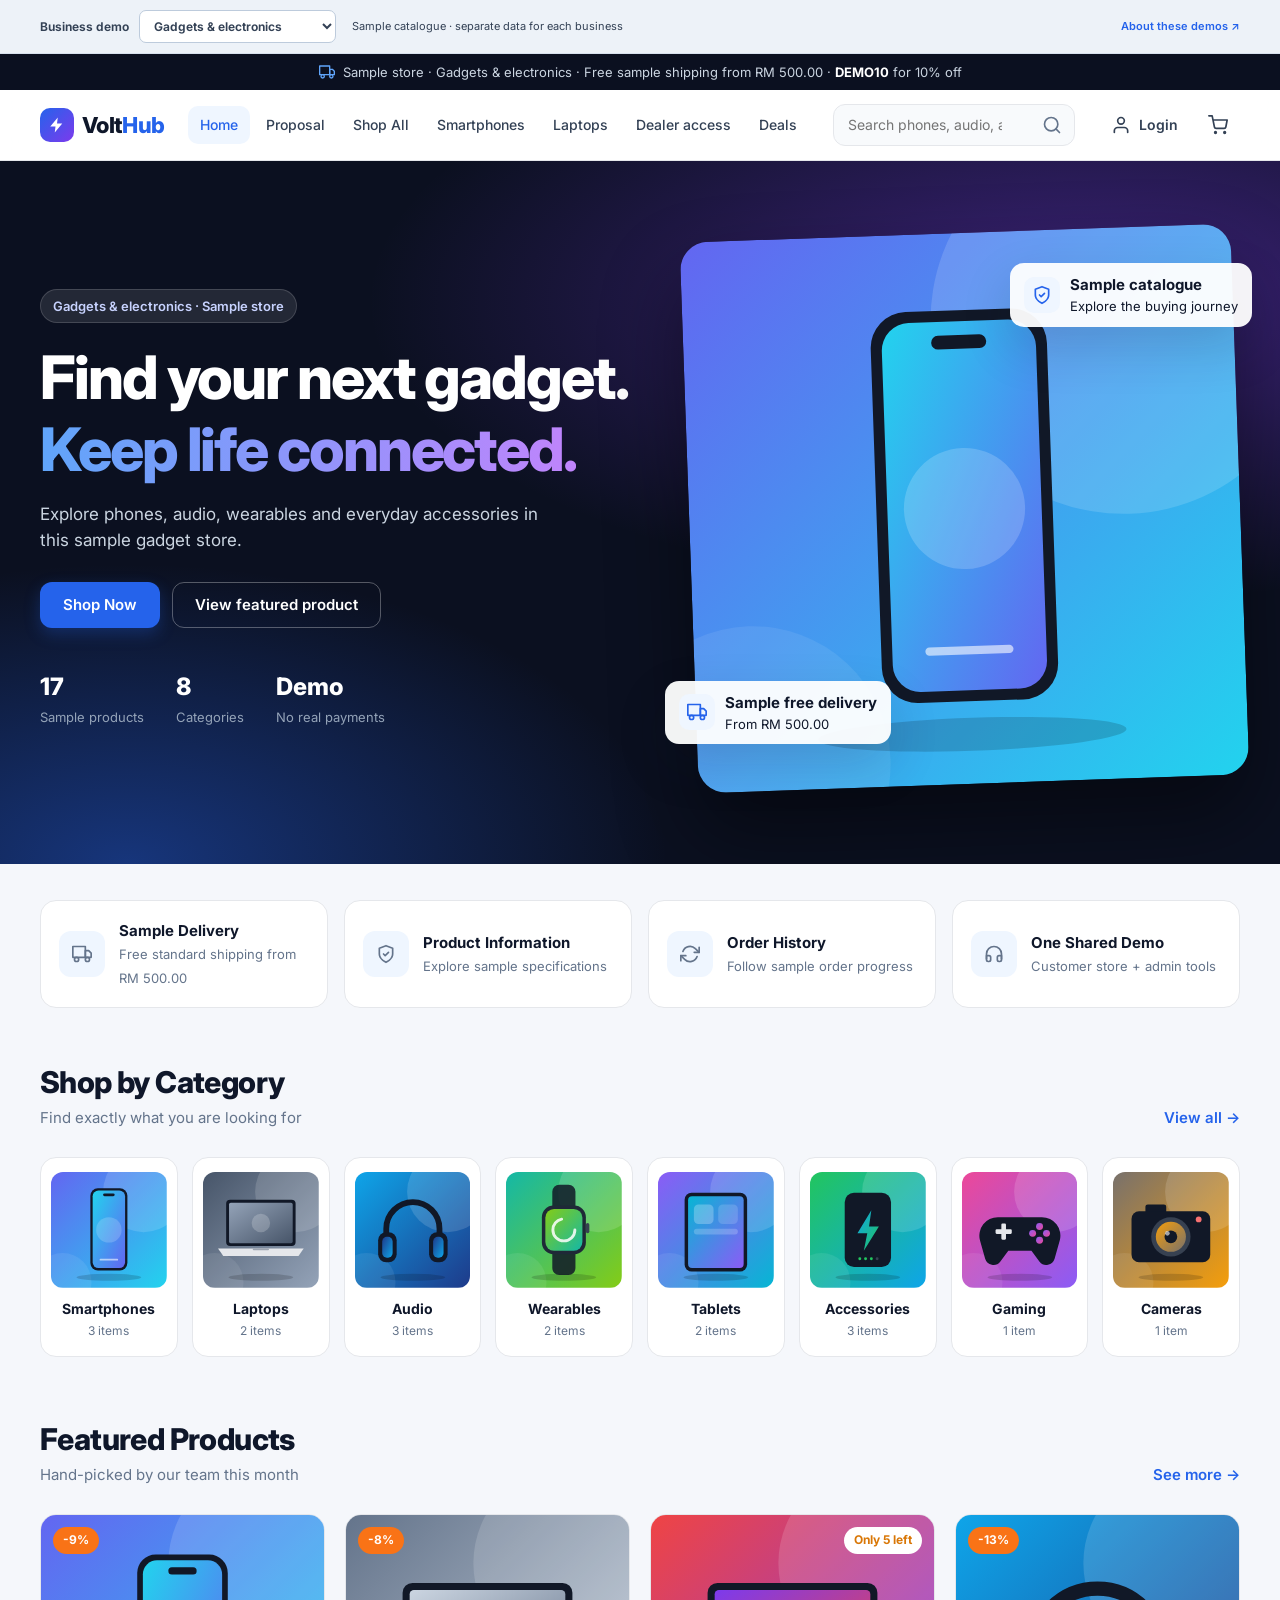
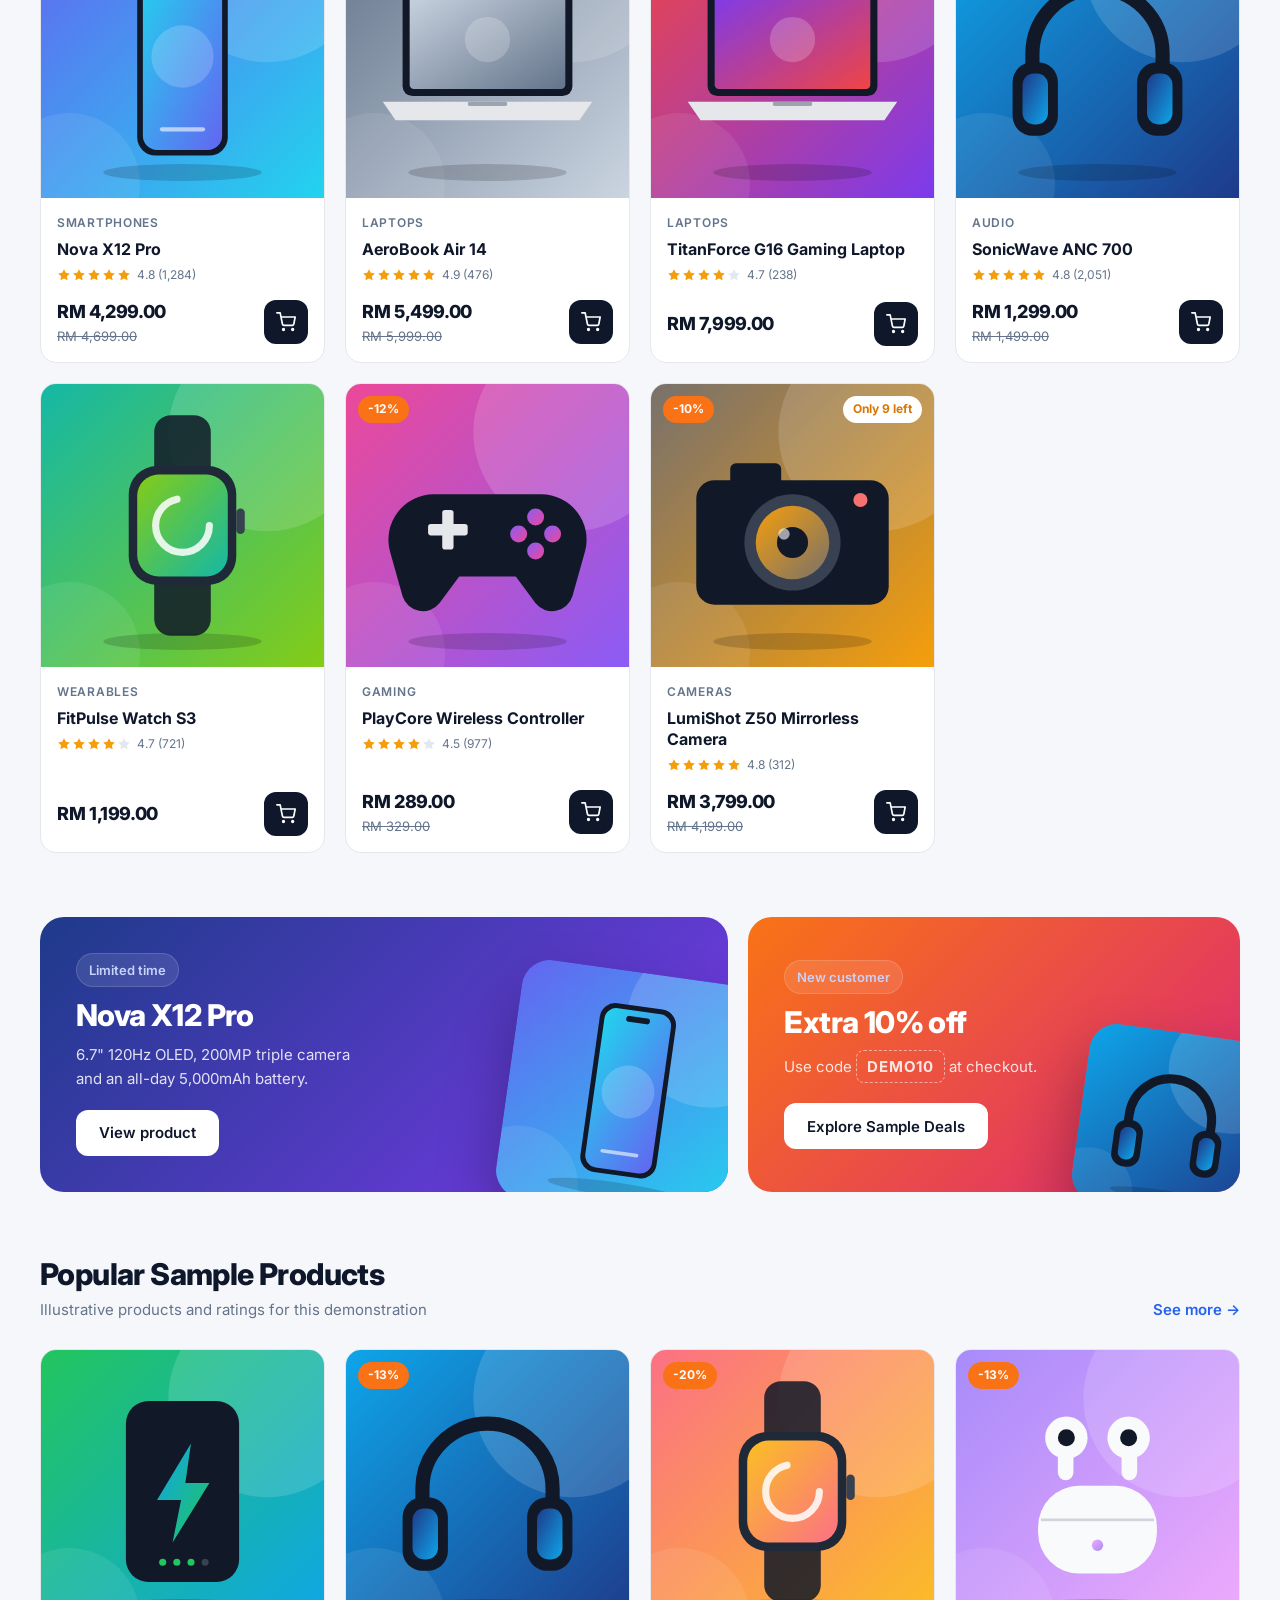
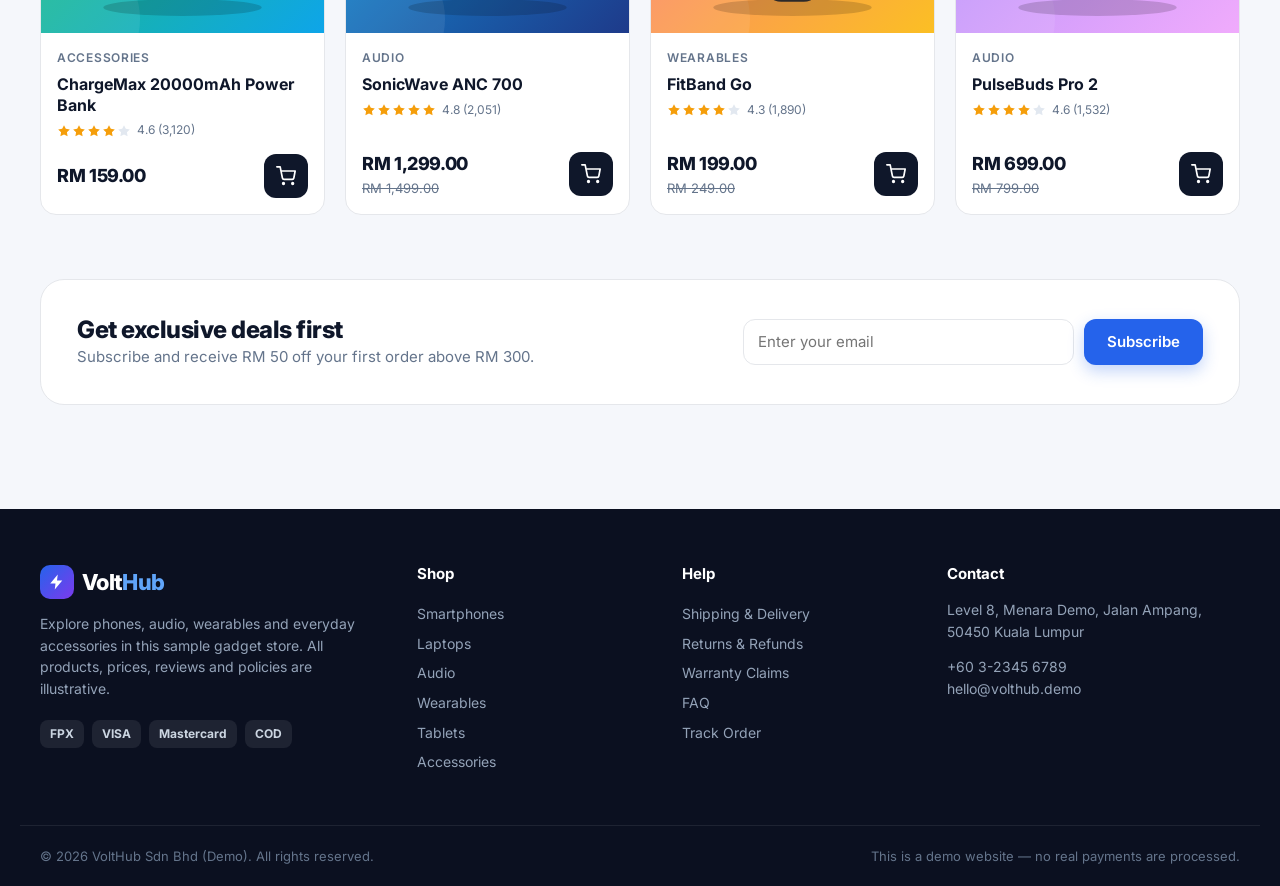
<file: index.html>
<!doctype html>
<html lang="en">
<head>
  <meta charset="utf-8">
  <meta name="viewport" content="width=device-width, initial-scale=1">
  <title>VoltHub — Genuine Gadgets, Delivered Fast</title>
  <link rel="preconnect" href="https://fonts.googleapis.com">
  <link href="https://fonts.googleapis.com/css2?family=Inter:wght@400;500;600;700;800&display=swap" rel="stylesheet">
  <link rel="stylesheet" href="assets/css/style.css">
</head>
<body data-base="">
  <div id="site-header"></div>

  <main>
    <!-- Hero -->
    <section class="hero">
      <div class="container hero-inner">
        <div>
          <span class="eyebrow" id="hero-eyebrow">Sample business catalogue</span>
          <h1 id="hero-heading">Find your next gadget.<br><span>Keep life connected.</span></h1>
          <p id="hero-description">Explore the sample catalogue.</p>
          <div class="hero-cta">
            <a href="shop.html" class="btn btn-primary">Shop Now</a>
            <a href="product.html?id=P1001" id="hero-product-link" class="btn btn-outline">View featured product</a>
          </div>
          <div class="hero-stats">
            <div><b id="product-count">16</b><span>Sample products</span></div>
            <div><b id="category-count">8</b><span>Categories</span></div>
            <div><b>Demo</b><span>No real payments</span></div>
          </div>
        </div>
        <div class="hero-visual">
          <div class="hero-card" id="hero-art"></div>
          <div class="hero-chip chip-1"><span class="chip-ic" id="chip-truck"></span><div id="delivery-chip"><b>Sample delivery</b>Threshold shown at checkout</div></div>
          <div class="hero-chip chip-2"><span class="chip-ic" id="chip-shield"></span><div><b>Sample catalogue</b>Explore the buying journey</div></div>
        </div>
      </div>
    </section>

    <!-- Perks -->
    <section class="section-sm">
      <div class="container perks" id="perks"></div>
    </section>

    <!-- Categories -->
    <section class="section" style="padding-top:20px">
      <div class="container">
        <div class="section-head">
          <div><h2>Shop by Category</h2><p>Find exactly what you are looking for</p></div>
          <a href="shop.html" class="link">View all →</a>
        </div>
        <div class="cat-grid" id="categories"></div>
      </div>
    </section>

    <!-- Featured -->
    <section class="section" style="padding-top:0">
      <div class="container">
        <div class="section-head">
          <div><h2>Featured Products</h2><p>Hand-picked by our team this month</p></div>
          <a href="shop.html" class="link">See more →</a>
        </div>
        <div class="grid" id="featured"></div>
      </div>
    </section>

    <!-- Promos -->
    <section class="section" style="padding-top:0">
      <div class="container promo-grid">
        <div class="promo promo-a">
          <div class="promo-content">
            <span class="eyebrow">Limited time</span>
            <h3 id="promo-title">Explore featured products</h3>
            <p id="promo-description">See how your products could appear here.</p>
            <a href="shop.html" id="promo-link-a" class="btn btn-light">View product</a>
          </div>
          <div id="promo-art-a"></div>
        </div>
        <div class="promo promo-b">
          <div class="promo-content">
            <span class="eyebrow">New customer</span>
            <h3>Extra 10% off</h3>
            <p>Use code <span class="code-pill">DEMO10</span> at checkout.</p>
            <a href="shop.html?deals=1" class="btn btn-light">Explore Sample Deals</a>
          </div>
          <div id="promo-art-b"></div>
        </div>
      </div>
    </section>

    <!-- Best sellers -->
    <section class="section" style="padding-top:0">
      <div class="container">
        <div class="section-head">
          <div><h2>Popular Sample Products</h2><p>Illustrative products and ratings for this demonstration</p></div>
          <a href="shop.html?sort=popular" class="link">See more →</a>
        </div>
        <div class="grid" id="bestsellers"></div>
      </div>
    </section>

    <!-- Newsletter -->
    <section class="section" style="padding-top:0">
      <div class="container">
        <div class="newsletter">
          <div>
            <h3>Get exclusive deals first</h3>
            <p class="muted">Subscribe and receive RM 50 off your first order above RM 300.</p>
          </div>
          <form id="newsletter-form">
            <input class="input" type="email" placeholder="Enter your email" required aria-label="Email">
            <button class="btn btn-primary" type="submit">Subscribe</button>
          </form>
        </div>
      </div>
    </section>
  </main>

  <div id="site-footer"></div>

  <script src="assets/js/data.js"></script>
  <script src="assets/js/profiles.js"></script>
  <script src="assets/js/store.js"></script>
  <script src="assets/js/ui.js"></script>
  <script>
    UI.renderHeader('home');
    UI.renderFooter();

    const products = Store.products();
    const theme = Demo.theme;
    const hero = products.find(p => p.featured) || products[0];
    document.title = theme.name + ' — ' + theme.label + ' Demo';
    document.getElementById('hero-eyebrow').textContent = theme.label + ' · Sample store';
    document.getElementById('hero-heading').innerHTML = UI.esc(theme.headline[0]) + '<br><span>' + UI.esc(theme.headline[1]) + '</span>';
    document.getElementById('hero-description').textContent = theme.description;
    document.getElementById('hero-product-link').href = 'product.html?id=' + hero.id;
    document.getElementById('hero-product-link').textContent = 'View featured product';
    document.getElementById('product-count').textContent = products.length;
    document.getElementById('category-count').textContent = DATA.categories.length;
    document.getElementById('delivery-chip').innerHTML = '<b>Sample free delivery</b>From ' + Store.formatRM(DATA.settings.freeShippingMin);
    document.getElementById('hero-art').innerHTML = UI.art(hero);
    document.getElementById('chip-truck').innerHTML = UI.ICONS.truck;
    document.getElementById('chip-shield').innerHTML = UI.ICONS.shield;

    document.getElementById('perks').innerHTML = [
      ['truck', 'Sample Delivery', 'Free standard shipping from ' + Store.formatRM(DATA.settings.freeShippingMin)],
      ['shield', 'Product Information', 'Explore sample specifications'],
      ['refresh', 'Order History', 'Follow sample order progress'],
      ['headset', 'One Shared Demo', 'Customer store + admin tools']
    ].map(([ic, t, s]) => `<div class="perk"><span class="perk-ic">${UI.ICONS[ic]}</span><div><b>${t}</b><span>${s}</span></div></div>`).join('');

    document.getElementById('categories').innerHTML = DATA.categories.map((c) => {
      const n = products.filter((p) => p.category === c.id).length;
      return `<a class="cat-tile" href="shop.html?cat=${c.id}">${UI.art({ name: c.name, art: c.art, colors: c.colors })}<b>${c.name}</b><span>${n} item${n === 1 ? '' : 's'}</span></a>`;
    }).join('');

    document.getElementById('featured').innerHTML = products.filter((p) => p.featured).slice(0, 8).map(UI.productCard).join('');
    document.getElementById('bestsellers').innerHTML = products.slice().sort((a, b) => b.reviews - a.reviews).slice(0, 4).map(UI.productCard).join('');

    const promo = products.find(p => p.oldPrice > p.price) || hero;
    document.getElementById('promo-art-a').innerHTML = UI.art(promo);
    document.getElementById('promo-title').textContent = promo.name;
    document.getElementById('promo-description').textContent = promo.short;
    document.getElementById('promo-link-a').href = 'product.html?id=' + promo.id;
    document.getElementById('promo-art-b').innerHTML = UI.art(products[5] || hero);

    document.getElementById('newsletter-form').addEventListener('submit', (e) => {
      e.preventDefault();
      e.target.reset();
      UI.toast('Thanks for subscribing! Use code WELCOME50 on your first order.');
    });
  </script>
</body>
</html>
</file>
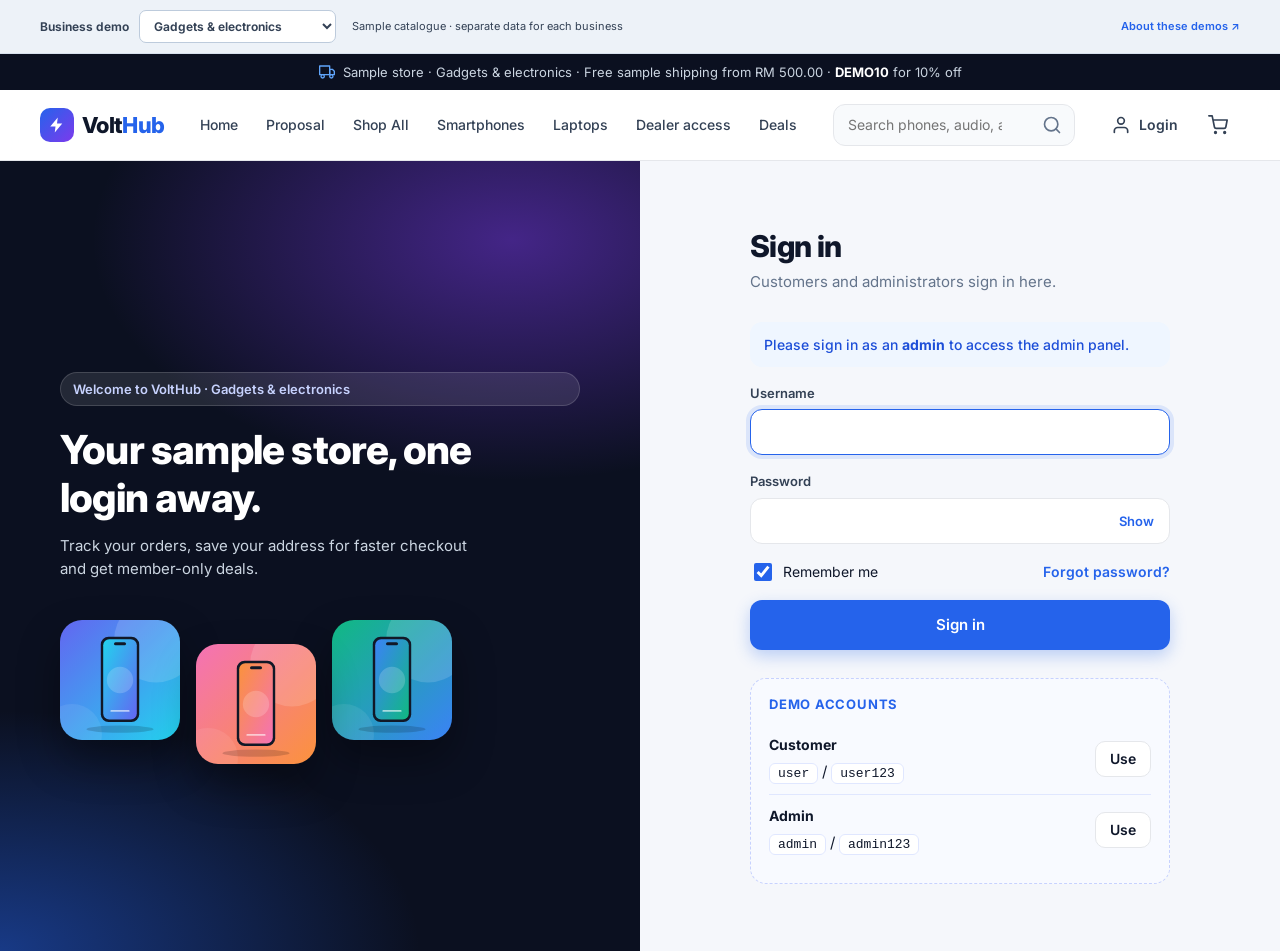
<file: admin/index.html>
<!doctype html>
<html lang="en">
<head>
  <meta charset="utf-8">
  <meta name="viewport" content="width=device-width, initial-scale=1">
  <title>Business overview — Lucky Dotcom Demo</title>
  <link rel="stylesheet" href="../assets/css/style.css">
  <link rel="stylesheet" href="../assets/css/admin.css">
  <link rel="stylesheet" href="../assets/css/dashboard.css">
</head>
<body data-base="../">
  <div id="admin-app"></div>
  <script src="../assets/js/data.js"></script>
  <script src="../assets/js/profiles.js"></script>
  <script src="../assets/js/store.js"></script>
  <script src="../assets/js/ui.js"></script>
  <script src="../assets/js/admin.js"></script>
  <script src="../assets/js/dashboard.js"></script>
</body>
</html>
</file>
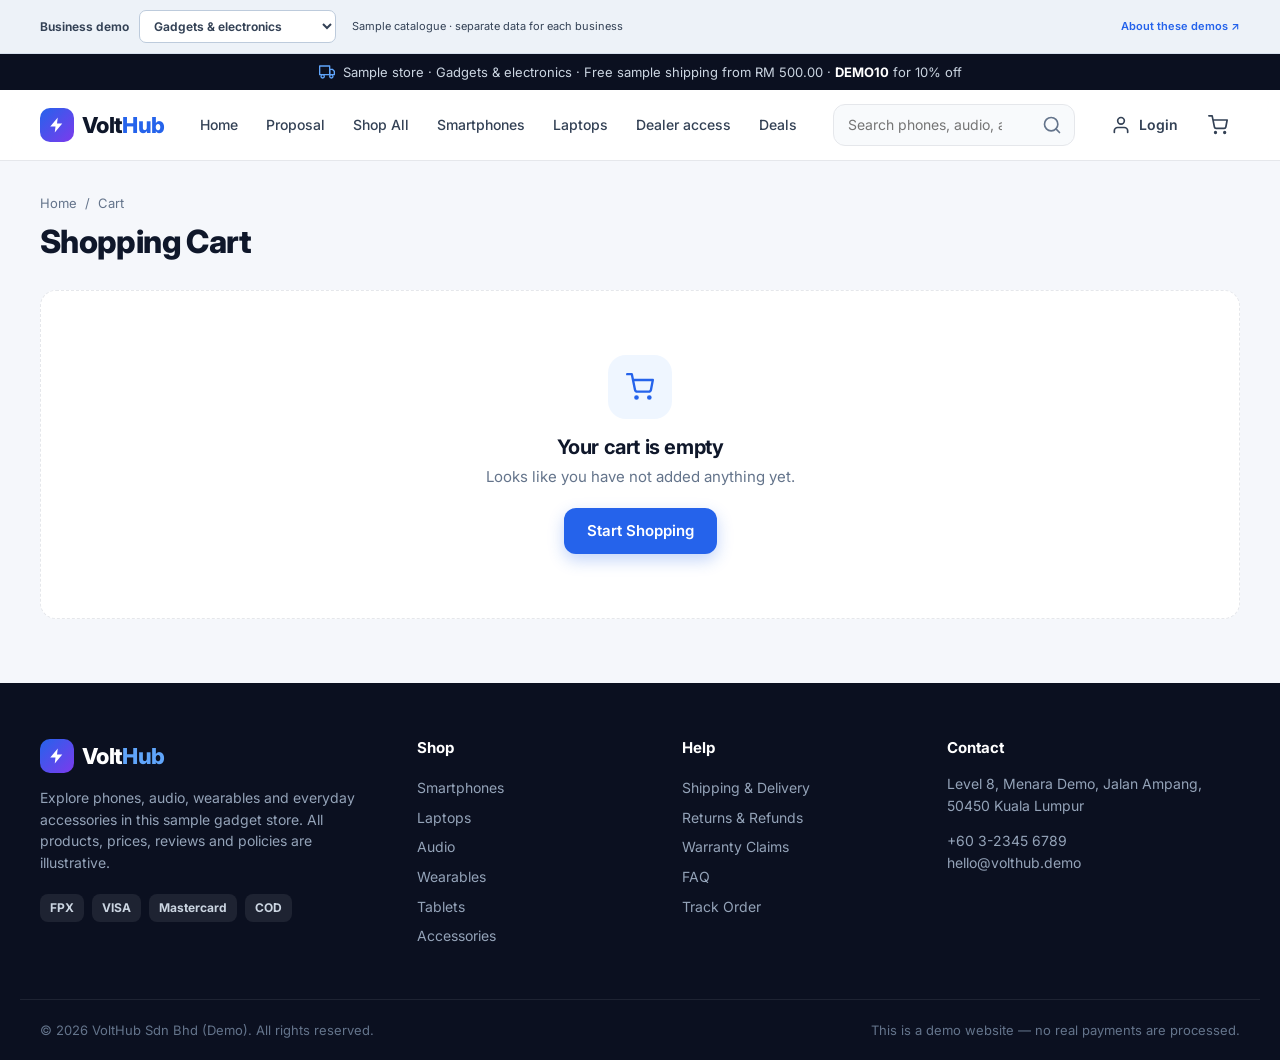
<file: cart.html>
<!doctype html>
<html lang="en">
<head>
  <meta charset="utf-8">
  <meta name="viewport" content="width=device-width, initial-scale=1">
  <title>Your Cart — VoltHub</title>
  <link rel="preconnect" href="https://fonts.googleapis.com">
  <link href="https://fonts.googleapis.com/css2?family=Inter:wght@400;500;600;700;800&display=swap" rel="stylesheet">
  <link rel="stylesheet" href="assets/css/style.css">
</head>
<body data-base="">
  <div id="site-header"></div>

  <main class="container">
    <div class="page-head">
      <div class="breadcrumb"><a href="index.html">Home</a><span>/</span><span>Cart</span></div>
      <h1>Shopping Cart</h1>
    </div>
    <div id="cart"></div>
  </main>

  <div id="site-footer"></div>

  <script src="assets/js/data.js"></script>
  <script src="assets/js/profiles.js"></script>
  <script src="assets/js/store.js"></script>
  <script src="assets/js/ui.js"></script>
  <script>
    UI.renderHeader('');
    UI.renderFooter();
    const I = UI.ICONS;
    const root = document.getElementById('cart');
    const S = DATA.settings;

    function render() {
      const items = Store.cartItems();
      UI.updateCartBadge();
      if (!items.length) {
        root.innerHTML = `<div class="empty" style="margin:20px 0 64px"><div class="empty-ic">${I.cart}</div><h3>Your cart is empty</h3><p>Looks like you have not added anything yet.</p><a href="shop.html" class="btn btn-primary">Start Shopping</a></div>`;
        return;
      }
      const t = Store.cartTotals('standard');
      const errors=Store.cartValidation();
      const dealerPrices=items.some(p=>p.wholesaleApplied);
      const coupon = Store.getCoupon();
      const remaining = S.freeShippingMin - (t.subtotal - t.discount);
      const pct = Math.min(100, ((t.subtotal - t.discount) / S.freeShippingMin) * 100);

      root.innerHTML = `
        ${UI.cartRuleMessages()}
        ${Store.bulkOpportunity()?`<div class="dealer-panel"><b>Buying more than 100 units?</b><p>${Store.dealerApplication()?.status==='Pending'?'Your dealer application is pending. Retail prices remain active until approval.':'You can apply for dealer access or continue at retail prices.'}</p><a href="dealer.html" class="link">${Store.dealerApplication()?.status==='Pending'?'View application status':'Apply for wholesale / dealer access'} →</a></div>`:''}
        <div class="cart-layout">
          <div class="panel">
            <div class="panel-title">${items.length} item${items.length === 1 ? '' : 's'} in your cart <button class="btn btn-ghost btn-sm" id="clear">Clear cart</button></div>
            ${items.map((p) => `
              <div class="cart-item">
                <a class="cart-thumb" href="product.html?id=${p.id}">${UI.art(p)}</a>
                <div class="cart-info">
                  <a href="product.html?id=${p.id}">${UI.esc(p.name)}</a>
                  <div class="muted">${Store.category(p.category).name} · ${Store.formatUnitPrice(p.price)} each</div>
                  ${p.wholesaleApplied?`<div class="dealer-line-note">Dealer price: ${p.tier.quantity} units for ${Store.formatRM(p.tier.total)} · effective rate applied to all ${p.qty} units.</div>`:''}
                  ${Store.dealerRule(p)?`<div class="hint">Dealer minimum ${p.wholesale.minimum} units · multiples of ${p.wholesale.multiple}.</div>${p.qty<p.wholesale.minimum?`<button class="btn btn-outline btn-sm" data-minimum="${p.id}" ${p.stock<p.wholesale.minimum?'disabled':''}>Set quantity to ${p.wholesale.minimum}</button>`:''}`:''}
                  ${p.qty >= p.stock ? `<div class="hint" style="color:var(--warning)">Max available: ${p.stock}</div>` : ''}
                  <div class="cart-controls">
                    <div class="qty qty-sm">
                      <button data-dec="${p.id}" aria-label="Decrease">${I.minus}</button>
                      <input type="number" value="${p.qty}" min="${Store.dealerRule(p)?.minimum || 1}" step="${Store.dealerRule(p)?.multiple || 1}" max="${p.stock}" data-qty="${p.id}" aria-label="Quantity">
                      <button data-inc="${p.id}" aria-label="Increase" ${p.qty >= p.stock ? 'disabled' : ''}>${I.plus}</button>
                    </div>
                    <button class="remove-btn" data-remove="${p.id}">${I.trash} Remove</button>
                  </div>
                </div>
                <div class="cart-line-total">${Store.formatRM(p.lineTotal)}</div>
              </div>`).join('')}
          </div>

          <aside>
            <div class="panel">
              <div class="panel-title">Order Summary</div>
              <div class="ship-progress">
                ${remaining > 0 ? `Add <b>${Store.formatRM(remaining)}</b> more for <b>FREE shipping</b>` : '🎉 You have unlocked <b>FREE shipping</b>!'}
                <div class="ship-bar"><span style="width:${pct}%"></span></div>
              </div>
              ${dealerPrices ? '<p class="dealer-line-note">Dealer prices applied. Retail coupons cannot be combined with these prices.</p>' : coupon && t.coupon
                ? `<div class="coupon-applied"><span>Code <b>${coupon}</b> applied</span><button id="remove-coupon">Remove</button></div>`
                : `<form class="coupon-form" id="coupon-form"><input class="input" id="coupon" placeholder="Coupon code" aria-label="Coupon code"><button class="btn btn-outline btn-sm" style="height:42px">Apply</button></form>
                   <div class="hint" style="margin:-8px 0 14px">Try <b>DEMO10</b> or <b>WELCOME50</b></div>`}
              <div class="summary-row"><span>Subtotal</span><span>${Store.formatRM(t.subtotal)}</span></div>
              ${t.discount ? `<div class="summary-row discount"><span>Discount (${t.coupon})</span><span>− ${Store.formatRM(t.discount)}</span></div>` : ''}
              <div class="summary-row"><span>Shipping</span><span>${t.shipping ? Store.formatRM(t.shipping) : 'FREE'}</span></div>
              <div class="summary-row"><span>SST (${S.sstRate * 100}%)</span><span>${Store.formatRM(t.tax)}</span></div>
              <div class="summary-row total"><span>Total</span><span>${Store.formatRM(t.total)}</span></div>
              ${errors.length?'<button disabled class="btn btn-primary btn-block" style="margin-top:18px;height:52px">Update cart to continue</button>':'<a href="checkout.html" class="btn btn-primary btn-block" style="margin-top:18px;height:52px">Proceed to Checkout</a>'}
              <a href="shop.html" class="btn btn-ghost btn-block" style="margin-top:8px">Continue Shopping</a>
              <div class="secure-note">${I.lock} Secure checkout · Demo only, no real payment</div>
            </div>
          </aside>
        </div>`;

      const form = document.getElementById('coupon-form');
      if (form) form.addEventListener('submit', (e) => {
        e.preventDefault();
        const r = Store.applyCoupon(document.getElementById('coupon').value);
        UI.toast(r.msg, r.ok ? 'success' : 'error');
        if (r.ok) render();
      });
      UI.maybeInviteDealer();
    }

    root.addEventListener('click', (e) => {
      const t = e.target.closest('button');
      if (!t) return;
      const items = Store.cartItems();
      const find = (id) => items.find((i) => i.id === id);
      let result;
      if(t.dataset.minimum) result=Store.setQty(t.dataset.minimum,Store.dealerRule(find(t.dataset.minimum)).minimum);
      else if (t.dataset.inc) result=Store.setQty(t.dataset.inc, find(t.dataset.inc).qty + (Store.dealerRule(find(t.dataset.inc))?.multiple || 1));
      else if (t.dataset.dec) result=Store.setQty(t.dataset.dec, find(t.dataset.dec).qty - (Store.dealerRule(find(t.dataset.dec))?.multiple || 1));
      else if (t.dataset.remove) { Store.removeFromCart(t.dataset.remove); UI.toast('Item removed from cart'); }
      else if (t.id === 'clear') { Store.clearCart(); UI.toast('Cart cleared'); }
      else if (t.id === 'remove-coupon') Store.removeCoupon();
      else return;
      if(result && !result.ok) UI.toast(result.msg,'error');
      render();
    });
    root.addEventListener('change', (e) => {
      if (e.target.dataset.qty) { const result=Store.setQty(e.target.dataset.qty, Math.max(1, parseInt(e.target.value, 10) || 1)); if(!result.ok)UI.toast(result.msg,'error');render(); }
    });

    UI.refreshOnDealerChanges();render();
  </script>
</body>
</html>
</file>
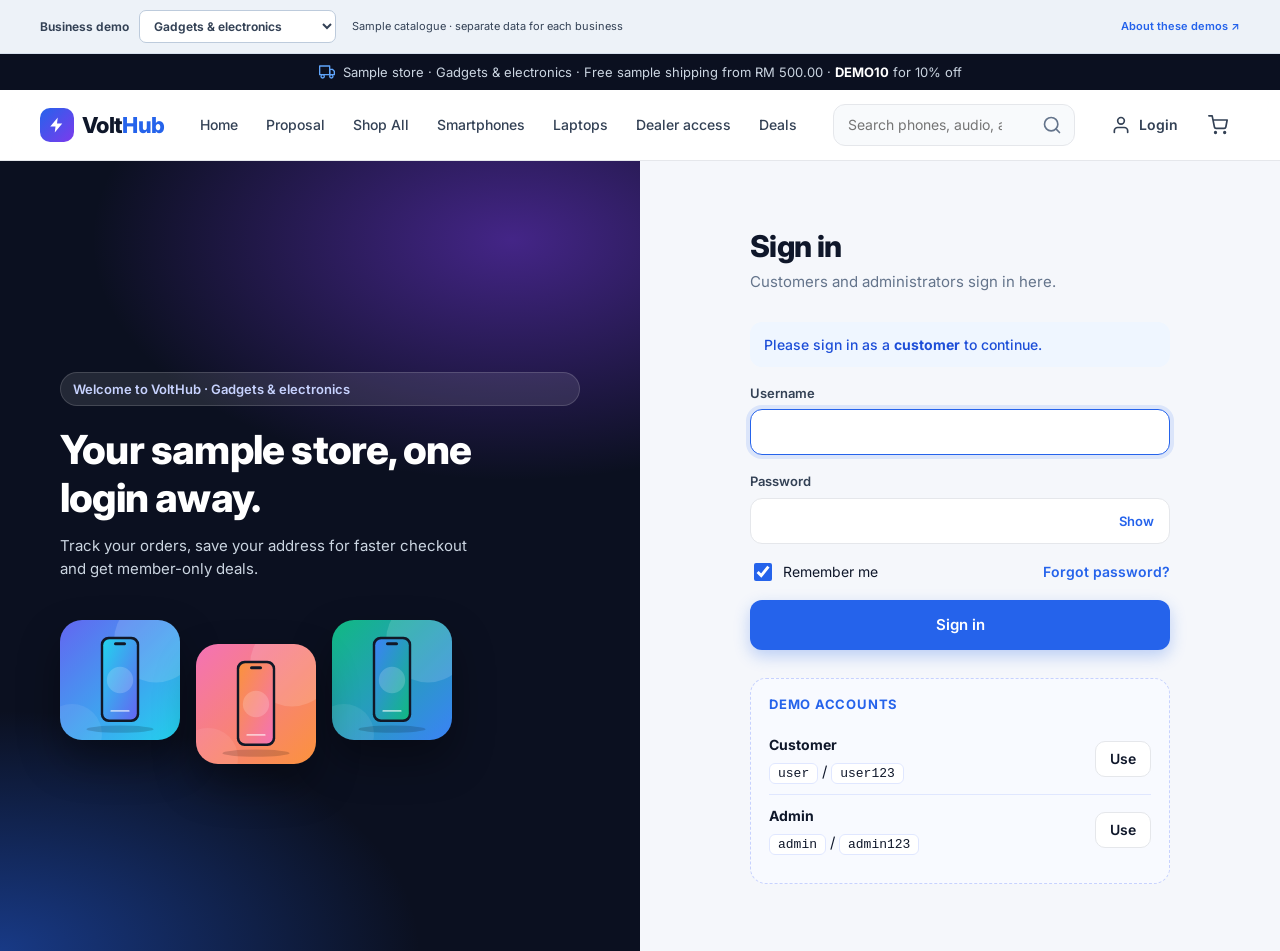
<file: checkout.html>
<!doctype html>
<html lang="en">
<head>
  <meta charset="utf-8">
  <meta name="viewport" content="width=device-width, initial-scale=1">
  <title>Checkout — VoltHub</title>
  <link rel="preconnect" href="https://fonts.googleapis.com">
  <link href="https://fonts.googleapis.com/css2?family=Inter:wght@400;500;600;700;800&display=swap" rel="stylesheet">
  <link rel="stylesheet" href="assets/css/style.css">
</head>
<body data-base="">
  <div id="site-header"></div>

  <main class="container" id="page"></main>

  <div id="site-footer"></div>

  <script src="assets/js/data.js"></script>
  <script src="assets/js/profiles.js"></script>
  <script src="assets/js/store.js"></script>
  <script src="assets/js/ui.js"></script>
  <script>
    if (Store.requireRole('customer')) {
      UI.renderHeader('');
      UI.renderFooter();
      const I = UI.ICONS;
      const S = DATA.settings;
      const page = document.getElementById('page');
      const u = Store.user();
      const a = u.address || {};
      let shipMethod = 'standard';
      let payMethod = 'FPX Online Banking';

      if (!Store.cartItems().length) {
        page.innerHTML = `<div class="empty" style="margin:48px 0 64px"><div class="empty-ic">${I.cart}</div><h3>Your cart is empty</h3><p>Add some products before checking out.</p><a href="shop.html" class="btn btn-primary">Go to Shop</a></div>`;
      } else {
        page.innerHTML = `
          <div class="page-head">
            <div class="breadcrumb"><a href="index.html">Home</a><span>/</span><a href="cart.html">Cart</a><span>/</span><span>Checkout</span></div>
            <h1>Checkout</h1>
            <div class="steps"><span>Cart</span><span>›</span><span class="on">Details &amp; Payment</span><span>›</span><span>Confirmation</span></div>
          </div>
          <form class="cart-layout" id="checkout-form" novalidate>
            <div>
              <div class="panel">
                <div class="panel-title">1. Contact &amp; Shipping Address</div>
                <div class="form-grid">
                  <div class="field"><label for="name">Full name</label><input class="input" id="name" required value="${UI.esc(u.name)}"></div>
                  <div class="field"><label for="phone">Phone</label><input class="input" id="phone" required value="${UI.esc(u.phone)}"></div>
                  <div class="field full"><label for="email">Email</label><input class="input" id="email" type="email" required value="${UI.esc(u.email)}"></div>
                  <div class="field full"><label for="line1">Address</label><input class="input" id="line1" required value="${UI.esc(a.line1 || '')}"></div>
                  <div class="field"><label for="city">City</label><input class="input" id="city" required value="${UI.esc(a.city || '')}"></div>
                  <div class="field"><label for="postcode">Postcode</label><input class="input" id="postcode" required inputmode="numeric" maxlength="5" value="${UI.esc(a.postcode || '')}"></div>
                  <div class="field full"><label for="state">State</label><select class="select" id="state">${DATA.malaysianStates.map((s) => `<option ${s === a.state ? 'selected' : ''}>${s}</option>`).join('')}</select></div>
                  <div class="field full"><label for="notes">Order notes (optional)</label><textarea class="textarea" id="notes" placeholder="e.g. Leave at the guardhouse"></textarea></div>
                </div>
              </div>

              <div class="panel">
                <div class="panel-title">2. Delivery Method</div>
                <div class="option-list" id="ship-options"></div>
              </div>

              <div class="panel">
                <div class="panel-title">3. Payment Method</div>
                <div class="option-list" id="pay-options"></div>
                <div class="pay-extra" id="pay-extra"></div>
              </div>
            </div>

            <aside>
              <div class="panel" style="position:sticky;top:90px">
                <div class="panel-title">Order Summary <a href="cart.html" class="link" style="font-size:14px">Edit</a></div>
                <div id="summary"></div><div id="checkout-rules"></div>
                <button type="submit" class="btn btn-primary btn-block" style="margin-top:18px;height:52px">${I.lock} Place Order</button>
                <div class="secure-note">Demo checkout — no real payment will be charged</div>
              </div>
            </aside>
          </form>`;

        const $ = (id) => document.getElementById(id);

        function renderShip() {
          const t = Store.cartTotals('standard');
          const std = t.shipping ? Store.formatRM(t.shipping) : 'FREE';
          const exp = Store.formatRM(t.shipping + S.expressFee);
          $('ship-options').innerHTML = [
            ['standard', 'Standard Delivery', '2–4 working days · J&T / Pos Laju', std],
            ['express', 'Express Delivery', 'Next working day · Klang Valley & Penang', exp]
          ].map(([v, l, d, price]) => `<label class="option ${shipMethod === v ? 'selected' : ''}"><input type="radio" name="ship" value="${v}" ${shipMethod === v ? 'checked' : ''}><span class="opt-main"><b>${l}</b><span>${d}</span></span><span class="opt-side">${price}</span></label>`).join('');
        }

        function renderPay() {
          $('pay-options').innerHTML = [
            ['FPX Online Banking', 'Pay directly from your Malaysian bank account', 'FPX'],
            ['Credit / Debit Card', 'Visa, Mastercard, AMEX', 'CARD'],
            ['Cash on Delivery', 'Pay the courier when your order arrives', 'COD']
          ].map(([v, d, tag]) => `<label class="option ${payMethod === v ? 'selected' : ''}"><input type="radio" name="pay" value="${v}" ${payMethod === v ? 'checked' : ''}><span class="opt-main"><b>${v}</b><span>${d}</span></span><span class="opt-side muted">${tag}</span></label>`).join('');
          $('pay-extra').innerHTML = payMethod === 'FPX Online Banking'
            ? `<div class="field"><label for="bank">Select your bank</label><select class="select" id="bank">${DATA.banks.map((b) => `<option>${b}</option>`).join('')}</select></div>`
            : payMethod === 'Credit / Debit Card'
            ? `<div class="form-grid"><div class="field full"><label for="card">Card number</label><input class="input" id="card" value="4242 4242 4242 4242"></div><div class="field"><label for="exp">Expiry</label><input class="input" id="exp" value="12/28"></div><div class="field"><label for="cvv">CVV</label><input class="input" id="cvv" value="123"></div></div><p class="hint" style="margin-top:10px">Demo card pre-filled. No real charge is made.</p>`
            : `<p class="hint">A COD handling fee is waived for this demo. Please prepare the exact amount on delivery.</p>`;
        }

        function renderSummary() {
          const items = Store.cartItems();
          const t = Store.cartTotals(shipMethod);
          $('checkout-rules').innerHTML=UI.cartRuleMessages();
          page.querySelector('button[type="submit"]').disabled=Store.cartValidation().length>0;
          $('summary').innerHTML = `
            ${items.map((p) => `<div class="mini-item"><div class="cart-thumb">${UI.art(p)}<span class="qty-badge">${p.qty}</span></div><div class="mi-name">${UI.esc(p.name)}</div><div class="mi-price">${Store.formatRM(p.price * p.qty)}</div></div>`).join('')}
            <div style="border-top:1px solid var(--border);margin:12px 0 4px"></div>
            <div class="summary-row"><span>Subtotal</span><span>${Store.formatRM(t.subtotal)}</span></div>
            ${t.discount ? `<div class="summary-row discount"><span>Discount (${t.coupon})</span><span>− ${Store.formatRM(t.discount)}</span></div>` : ''}
            <div class="summary-row"><span>Shipping (${shipMethod})</span><span>${t.shipping ? Store.formatRM(t.shipping) : 'FREE'}</span></div>
            <div class="summary-row"><span>SST (${S.sstRate * 100}%)</span><span>${Store.formatRM(t.tax)}</span></div>
            <div class="summary-row total"><span>Total</span><span>${Store.formatRM(t.total)}</span></div>`;
        }

        renderShip(); renderPay(); renderSummary();
        UI.maybeInviteDealer();

        $('checkout-form').addEventListener('change', (e) => {
          if (e.target.name === 'ship') { shipMethod = e.target.value; renderShip(); renderSummary(); }
          if (e.target.name === 'pay') { payMethod = e.target.value; renderPay(); }
        });

        $('checkout-form').addEventListener('submit', (e) => {
          e.preventDefault();
          const ruleErrors=Store.cartValidation();
          if(ruleErrors.length){UI.toast(ruleErrors.join(' '),'error');renderSummary();return;}
          const req = ['name', 'phone', 'email', 'line1', 'city', 'postcode'];
          const missing = req.filter((id) => !$(id).value.trim());
          req.forEach((id) => $(id).style.borderColor = missing.includes(id) ? 'var(--danger)' : '');
          if (missing.length) { UI.toast('Please fill in all required fields', 'error'); $(missing[0]).focus(); return; }

          const overlay = document.createElement('div');
          overlay.className = 'processing';
          overlay.innerHTML = `<div class="processing-box"><div class="spinner"></div><b>Processing payment…</b><p class="muted" style="font-size:14px">${payMethod === 'FPX Online Banking' ? 'Connecting to ' + $('bank').value : 'Please do not close this window'}</p></div>`;
          document.body.appendChild(overlay);

          setTimeout(() => {
            const r = Store.placeOrder({
              name: $('name').value.trim(), phone: $('phone').value.trim(), email: $('email').value.trim(),
              line1: $('line1').value.trim(), city: $('city').value.trim(), postcode: $('postcode').value.trim(), state: $('state').value,
              notes: $('notes').value.trim(), shippingMethod: shipMethod, payment: payMethod
            });
            overlay.remove();
            if (!r.ok) { UI.toast(r.msg, 'error'); renderSummary(); return; }
            UI.updateCartBadge();
            showSuccess(r.order);
          }, 1400);
        });

        function showSuccess(o) {
          window.scrollTo(0, 0);
          page.innerHTML = `
            <div class="success-box">
              <div class="success-ic">${I.check}</div>
              <h1>Thank you for your order!</h1>
              <p class="muted">Your order <b style="color:var(--text)">${o.id}</b> has been placed successfully. A confirmation email has been sent to ${UI.esc(o.email)}.</p>
              <div class="panel">
                <div class="panel-title">Order ${o.id} ${UI.statusBadge(o.status)}</div>
                ${o.items.map((i) => `<div class="mini-item"><div class="cart-thumb">${UI.art(i)}<span class="qty-badge">${i.qty}</span></div><div class="mi-name">${UI.esc(i.name)}</div><div class="mi-price">${Store.formatRM(i.price * i.qty)}</div></div>`).join('')}
                <div style="border-top:1px solid var(--border);margin:12px 0 4px"></div>
                <div class="summary-row"><span>Payment</span><span>${UI.esc(o.payment)}</span></div>
                <div class="summary-row"><span>Deliver to</span><span style="text-align:right">${UI.esc(o.address.line1)}, ${UI.esc(o.address.city)}</span></div>
                <div class="summary-row total"><span>Total paid</span><span>${Store.formatRM(o.total)}</span></div>
              </div>
              <div style="display:flex;gap:12px;justify-content:center;margin-top:24px;flex-wrap:wrap">
                <a href="orders.html?id=${o.id}" class="btn btn-primary">Track My Order</a>
                <a href="shop.html" class="btn btn-outline">Continue Shopping</a>
              </div>
            </div>`;
        }
      }
    }
    UI.refreshOnDealerChanges();
  </script>
</body>
</html>
</file>
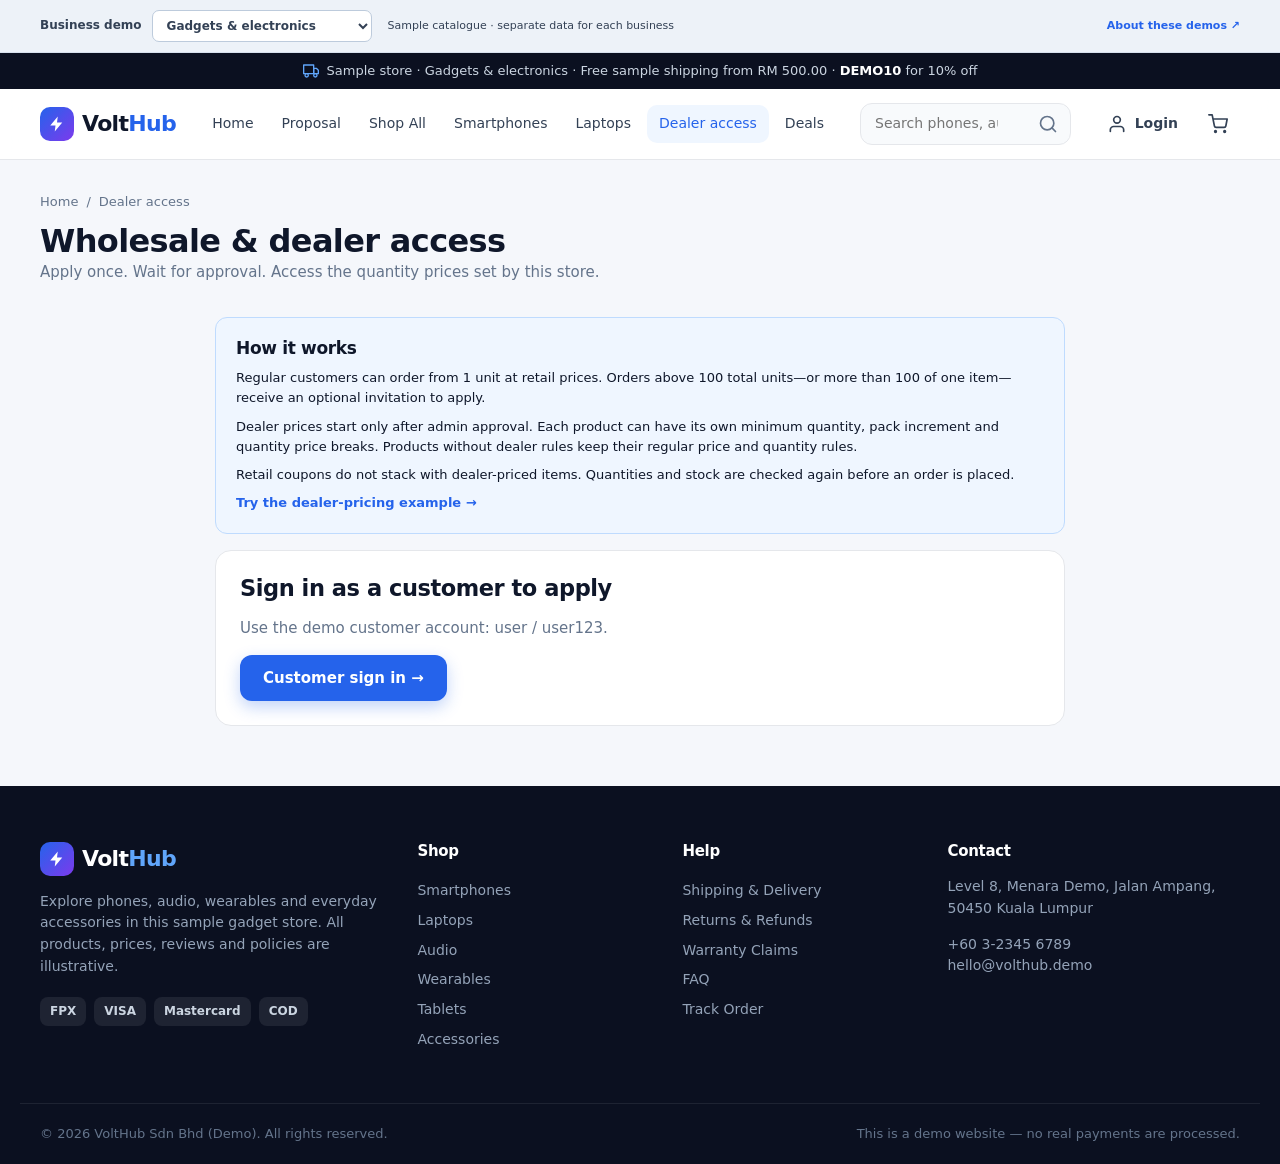
<file: dealer.html>
<!doctype html>
<html lang="en">
<head><meta charset="utf-8"><meta name="viewport" content="width=device-width, initial-scale=1"><title>Dealer access — VoltHub</title><link rel="stylesheet" href="assets/css/style.css"></head>
<body data-base=""><div id="site-header"></div><main class="container"><div class="page-head"><div class="breadcrumb"><a href="index.html">Home</a><span>/</span><span>Dealer access</span></div><h1>Wholesale & dealer access</h1><p class="muted">Apply once. Wait for approval. Access the quantity prices set by this store.</p></div><div id="dealer-page" class="dealer-form"></div></main><div id="site-footer"></div>
<script src="assets/js/data.js"></script><script src="assets/js/profiles.js"></script><script src="assets/js/store.js"></script><script src="assets/js/ui.js"></script>
<script>
  UI.renderHeader('dealer');UI.renderFooter();
  const root=document.getElementById('dealer-page');
  function renderDealer() {
    const u=Store.user(), application=Store.dealerApplication();
    const example=Store.products().find(p=>p.dealerExample);
    const explainer=`<div class="dealer-panel"><h3>How it works</h3><p>Regular customers can order from 1 unit at retail prices. Orders above 100 total units—or more than 100 of one item—receive an optional invitation to apply.</p><p>Dealer prices start only after admin approval. Each product can have its own minimum quantity, pack increment and quantity price breaks. Products without dealer rules keep their regular price and quantity rules.</p><p>Retail coupons do not stack with dealer-priced items. Quantities and stock are checked again before an order is placed.</p>${example?`<a class="link" href="product.html?id=${UI.esc(example.id)}">Try the dealer-pricing example →</a>`:''}</div>`;
    if(!u || u.role!=='customer') {
      root.innerHTML=explainer+`<div class="panel"><h2>Sign in as a customer to apply</h2><p class="muted" style="margin:15px 0">Use the demo customer account: user / user123.</p><a class="btn btn-primary" href="login.html?redirect=dealer.html">Customer sign in →</a></div>`;return;
    }
    if(application && application.status!=='Rejected') {
      const approved=application.status==='Approved';
      root.innerHTML=`<div class="panel" id="application-status"><span class="eyebrow">${approved?'Approved dealer':'Application submitted'}</span><h2>${approved?'Your dealer access is active.':'Your application is awaiting review.'}</h2><p style="margin:15px 0">${UI.esc(application.company)} · ${UI.esc(application.id)}</p><p class="muted">${approved?'Dealer quantity rules and prices now apply automatically to your account. Check each product before ordering.':'Admin must review your details before dealer prices are available. You can continue shopping at retail prices while waiting.'}</p>${application.reviewNote?`<div class="alert alert-info" style="margin-top:15px">Admin note: ${UI.esc(application.reviewNote)}</div>`:''}<div class="dealer-action-row"><a class="btn btn-primary" href="shop.html">${approved?'Shop with dealer access':'Continue retail shopping'}</a><button class="btn btn-outline" id="refresh-status">Check status</button></div><p class="hint" style="margin-top:15px">Submitted ${Store.formatDate(application.submittedAt,true)}${application.reviewedAt?' · Reviewed '+Store.formatDate(application.reviewedAt,true):''}</p></div>`+explainer;
      document.getElementById('refresh-status').addEventListener('click',()=>location.reload());return;
    }
    const values=application || {contact:u.name,email:u.email,phone:u.phone,address:[u.address?.line1,u.address?.postcode,u.address?.city,u.address?.state].filter(Boolean).join(', ')};
    const field=(id,label,type='text')=>`<div class="field"><label for="${id}">${label} *</label><input class="input" id="${id}" name="${id}" type="${type}" required maxlength="500" value="${UI.esc(values[id] || '')}"></div>`;
    root.innerHTML=explainer+`${application?`<div class="alert alert-info">Your previous application was declined.${application.reviewNote?' Admin note: '+UI.esc(application.reviewNote):''} You can correct your details and apply again.</div>`:''}<form class="panel" id="dealer-form"><h2>Business application</h2><p class="muted" style="margin:12px 0 22px">This browser demo does not send documents or messages to an external service. Use sample business information.</p><div class="form-grid">${field('company','Business / company name')}${field('registration','Business registration number')}${field('contact','Contact person')}${field('email','Business email','email')}${field('phone','Phone number','tel')}<div class="field"><label for="businessType">Business type *</label><select class="select" id="businessType" name="businessType" required><option value="">Select one</option>${['Retail shop','Online reseller','Workshop','Distributor','Other business'].map(v=>`<option ${values.businessType===v?'selected':''}>${v}</option>`).join('')}</select></div><div class="field full"><label for="address">Business address *</label><textarea class="textarea" id="address" name="address" required maxlength="500">${UI.esc(values.address || '')}</textarea></div><div class="field full"><label for="notes">Products and expected order quantities</label><textarea class="textarea" id="notes" name="notes" maxlength="2000" placeholder="Tell us what you plan to order and approximately how much.">${UI.esc(values.notes || '')}</textarea></div><label class="checkbox full"><input type="checkbox" id="consent" name="consent" required>I confirm these details and agree to admin reviewing this application for dealer access.</label></div><div class="dealer-action-row"><button type="submit" class="btn btn-primary">Submit application</button><a class="btn btn-outline" href="cart.html">Back to cart</a></div><p class="hint" style="margin-top:15px">Submitting does not grant dealer prices. Approval is required.</p></form>`;
    document.getElementById('dealer-form').addEventListener('submit',e=>{e.preventDefault();const fields=Object.fromEntries(new FormData(e.target));const result=Store.submitDealerApplication(fields);if(!result.ok){UI.toast(result.msg,'error');return;}renderDealer();window.scrollTo(0,0);});
  }
  window.addEventListener('storage',e=>{if(e.key===Store.storagePrefix+'dealers') location.reload();});
  renderDealer();
</script></body></html>
</file>
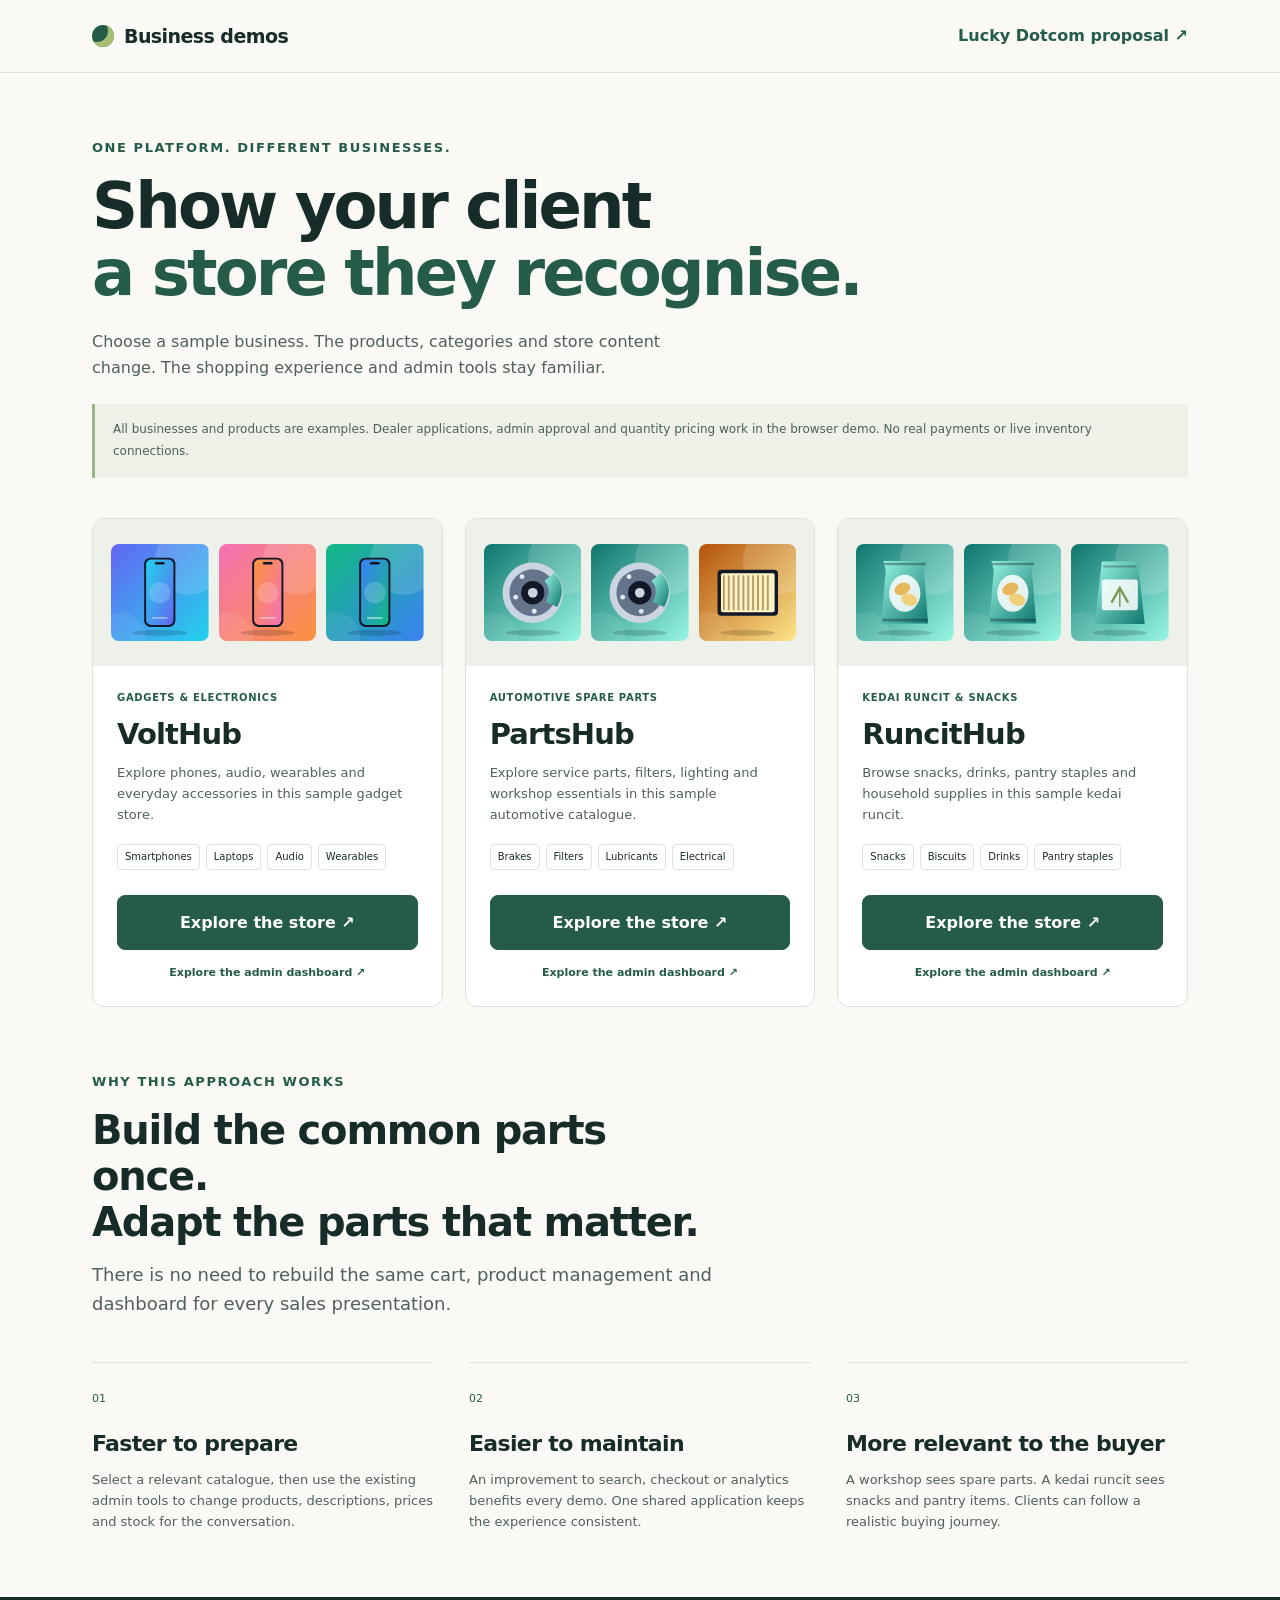
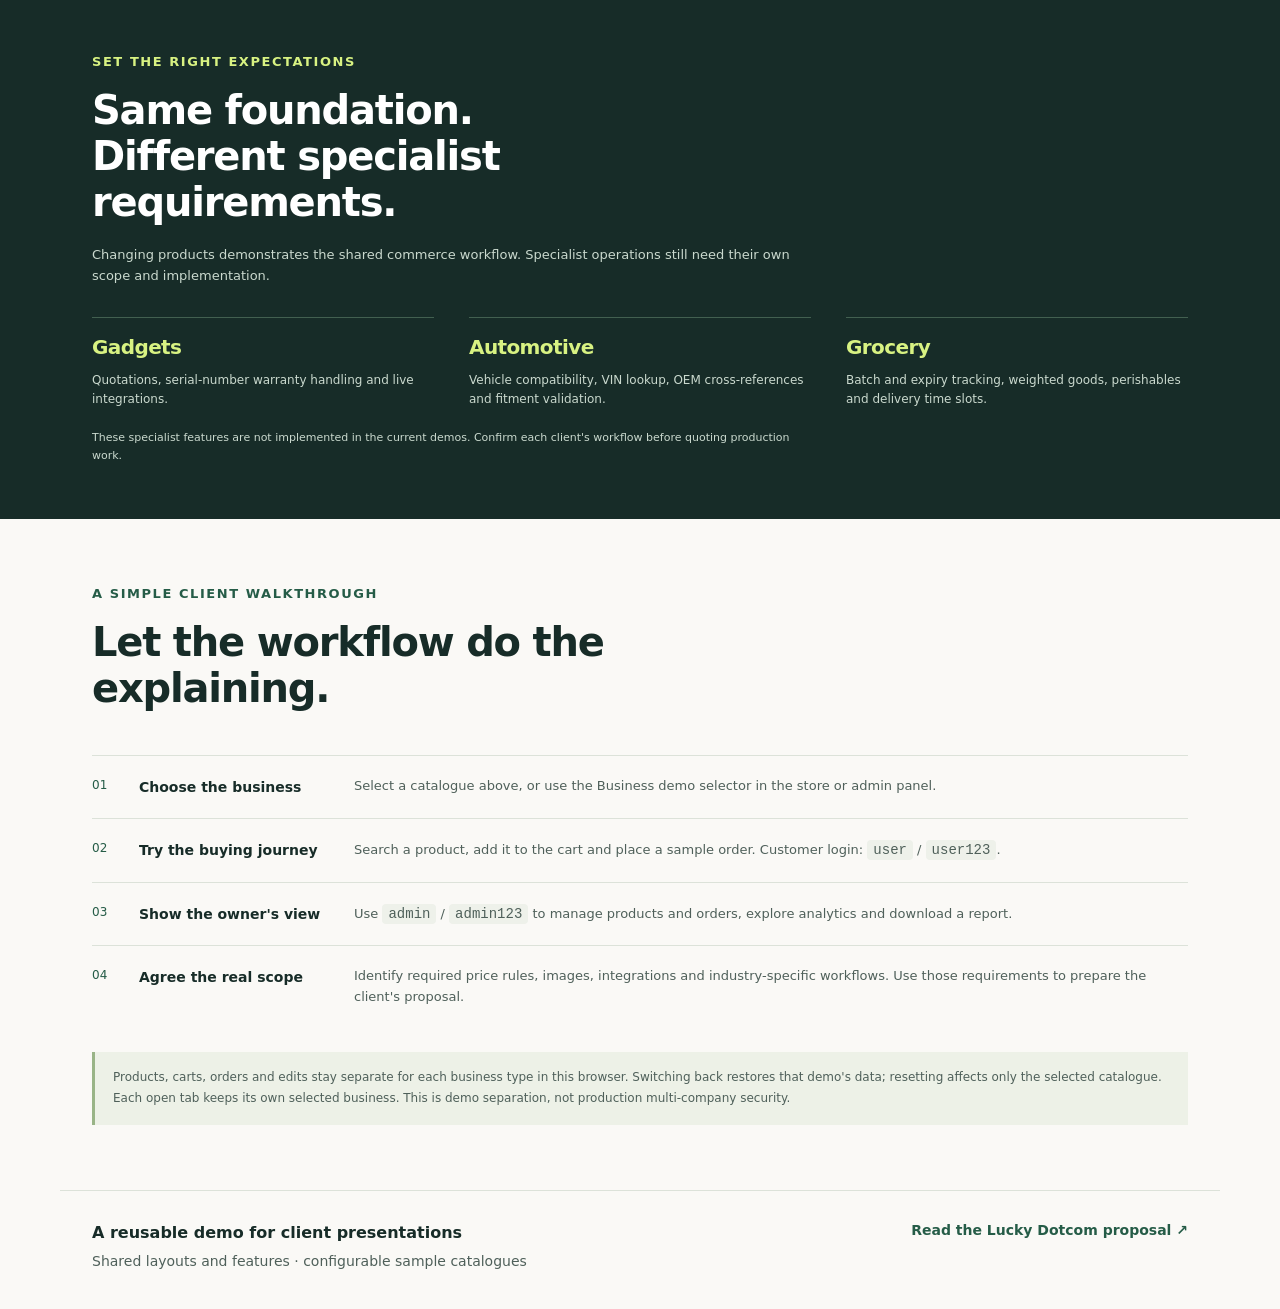
<file: demos.html>
<!doctype html>
<html lang="en">
<head>
  <meta charset="utf-8">
  <meta name="viewport" content="width=device-width, initial-scale=1">
  <meta name="description" content="Explore one reusable store and dashboard with gadget, automotive spare parts and grocery catalogues.">
  <title>Choose a business demo</title>
  <link rel="stylesheet" href="assets/css/proposal.css">
  <link rel="stylesheet" href="assets/css/demos.css">
</head>
<body>
  <header class="proposal-header"><div class="wrap header-row"><a class="brand" href="demos.html"><span class="brand-dot" aria-hidden="true"></span>Business demos</a><a class="text-link" href="proposal.html">Lucky Dotcom proposal ↗</a></div></header>
  <main>
    <section class="wrap gallery-intro"><p class="eyebrow">One platform. Different businesses.</p><h1>Show your client<br><span>a store they recognise.</span></h1><p>Choose a sample business. The products, categories and store content change. The shopping experience and admin tools stay familiar.</p><div class="gallery-note">All businesses and products are examples. Dealer applications, admin approval and quantity pricing work in the browser demo. No real payments or live inventory connections.</div></section>
    <section class="wrap" aria-label="Choose an industry"><div class="demo-gallery" id="demo-gallery"></div></section>
    <section class="wrap gallery-section"><div class="section-heading"><p class="eyebrow">Why this approach works</p><h2>Build the common parts once.<br>Adapt the parts that matter.</h2><p>There is no need to rebuild the same cart, product management and dashboard for every sales presentation.</p></div><div class="gallery-benefits"><article><span>01</span><h3>Faster to prepare</h3><p>Select a relevant catalogue, then use the existing admin tools to change products, descriptions, prices and stock for the conversation.</p></article><article><span>02</span><h3>Easier to maintain</h3><p>An improvement to search, checkout or analytics benefits every demo. One shared application keeps the experience consistent.</p></article><article><span>03</span><h3>More relevant to the buyer</h3><p>A workshop sees spare parts. A kedai runcit sees snacks and pantry items. Clients can follow a realistic buying journey.</p></article></div></section>
    <section class="gallery-boundaries"><div class="wrap"><p class="eyebrow">Set the right expectations</p><h2>Same foundation.<br>Different specialist requirements.</h2><p>Changing products demonstrates the shared commerce workflow. Specialist operations still need their own scope and implementation.</p><div class="industry-boundaries"><article><h3>Gadgets</h3><p>Quotations, serial-number warranty handling and live integrations.</p></article><article><h3>Automotive</h3><p>Vehicle compatibility, VIN lookup, OEM cross-references and fitment validation.</p></article><article><h3>Grocery</h3><p>Batch and expiry tracking, weighted goods, perishables and delivery time slots.</p></article></div><p class="boundary-foot">These specialist features are not implemented in the current demos. Confirm each client's workflow before quoting production work.</p></div></section>
    <section class="wrap gallery-section"><div class="section-heading"><p class="eyebrow">A simple client walkthrough</p><h2>Let the workflow do the explaining.</h2></div><ol class="gallery-walkthrough"><li><b>Choose the business</b><span>Select a catalogue above, or use the Business demo selector in the store or admin panel.</span></li><li><b>Try the buying journey</b><span>Search a product, add it to the cart and place a sample order. Customer login: <code>user</code> / <code>user123</code>.</span></li><li><b>Show the owner's view</b><span>Use <code>admin</code> / <code>admin123</code> to manage products and orders, explore analytics and download a report.</span></li><li><b>Agree the real scope</b><span>Identify required price rules, images, integrations and industry-specific workflows. Use those requirements to prepare the client's proposal.</span></li></ol><div class="gallery-note">Products, carts, orders and edits stay separate for each business type in this browser. Switching back restores that demo's data; resetting affects only the selected catalogue. Each open tab keeps its own selected business. This is demo separation, not production multi-company security.</div></section>
  </main>
  <footer class="proposal-footer wrap"><div><b>A reusable demo for client presentations</b><p>Shared layouts and features · configurable sample catalogues</p></div><a class="text-link" href="proposal.html">Read the Lucky Dotcom proposal ↗</a></footer>
  <script src="assets/js/data.js"></script>
  <script src="assets/js/profiles.js"></script>
  <script src="assets/js/store.js"></script>
  <script src="assets/js/ui.js"></script>
  <script>
    document.getElementById('demo-gallery').innerHTML = Object.entries(Demo.profiles).map(([id,t]) => `
      <article class="gallery-card">
        <div class="gallery-products">${t.products.slice(0,3).map(UI.art).join('')}</div>
        <div class="gallery-card-content"><span class="gallery-label">${UI.esc(t.label)}</span><h2>${UI.esc(t.name)}</h2><p>${UI.esc(t.description)}</p>
          <div class="gallery-categories">${t.categories.slice(0,4).map(c=>`<span>${UI.esc(c.name)}</span>`).join('')}</div>
          <a class="button" href="index.html?demo=${id}">Explore the store ↗</a>
          <a class="text-link" href="login.html?redirect=admin%2Findex.html&amp;demo=${id}">Explore the admin dashboard ↗</a>
        </div>
      </article>`).join('');
  </script>
</body>
</html>
</file>
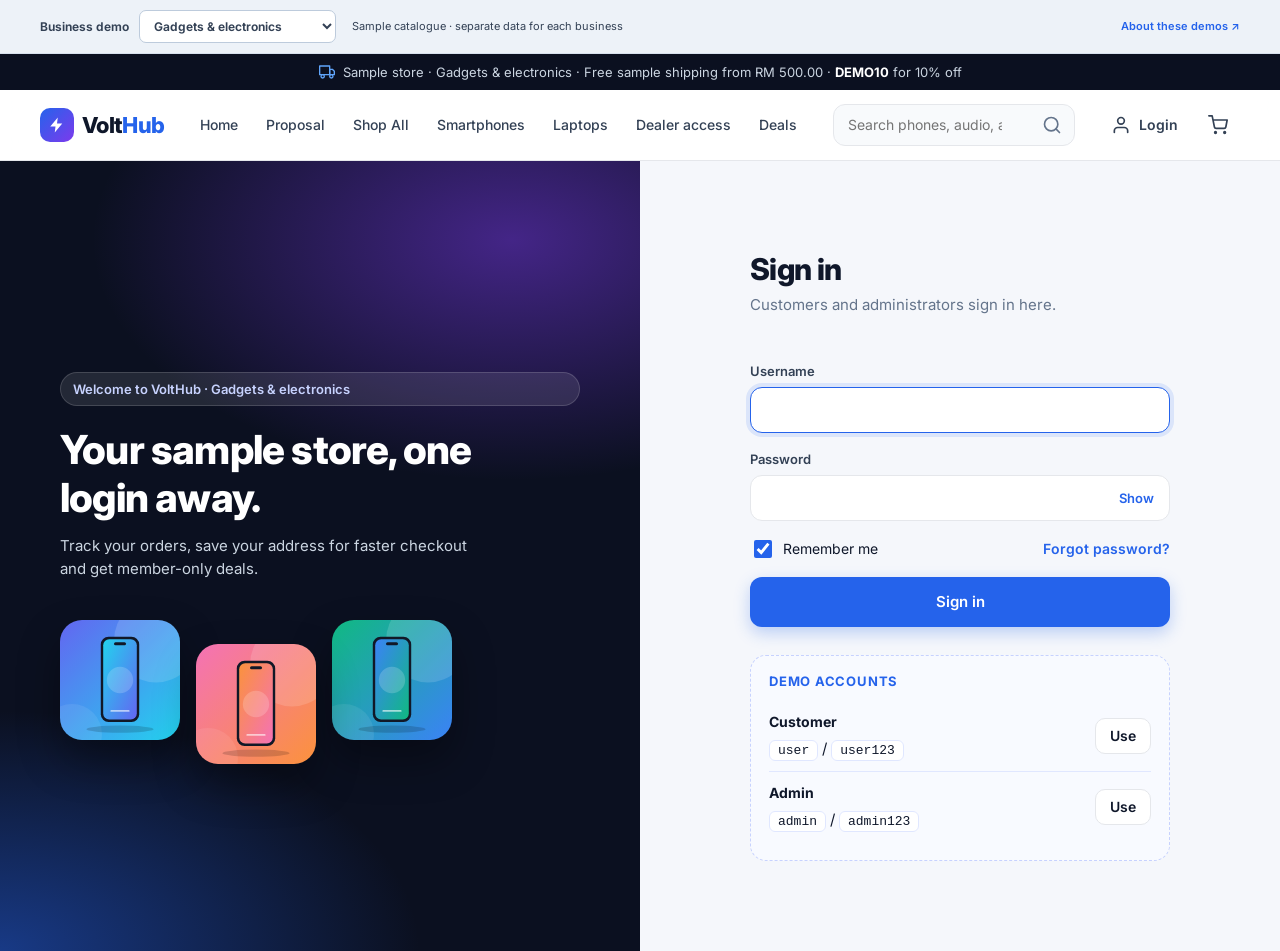
<file: login.html>
<!doctype html>
<html lang="en">
<head>
  <meta charset="utf-8">
  <meta name="viewport" content="width=device-width, initial-scale=1">
  <title>Login — VoltHub</title>
  <link rel="preconnect" href="https://fonts.googleapis.com">
  <link href="https://fonts.googleapis.com/css2?family=Inter:wght@400;500;600;700;800&display=swap" rel="stylesheet">
  <link rel="stylesheet" href="assets/css/style.css">
</head>
<body data-base="">
  <div id="site-header"></div>

  <main class="auth-wrap">
    <section class="auth-side">
      <span class="eyebrow" id="login-welcome">Welcome to the store demo</span>
      <h2>Your sample store, one login away.</h2>
      <p>Track your orders, save your address for faster checkout and get member-only deals.</p>
      <div class="auth-arts" id="auth-arts"></div>
    </section>

    <section class="auth-main">
      <div class="auth-card">
        <h1>Sign in</h1>
        <p class="muted">Customers and administrators sign in here.</p>
        <form id="login-form">
          <div id="msg"></div>
          <div class="field"><label for="username">Username</label><input class="input" id="username" autocomplete="username" required autofocus></div>
          <div class="field">
            <label for="password">Password</label>
            <div class="pw-wrap"><input class="input" id="password" type="password" autocomplete="current-password" required><button type="button" class="pw-toggle" id="pw-toggle">Show</button></div>
          </div>
          <div style="display:flex;justify-content:space-between;align-items:center">
            <label class="checkbox"><input type="checkbox" checked> Remember me</label>
            <a href="#" class="link" style="font-size:14px" onclick="UI.toast('Demo only — use the credentials below');return false">Forgot password?</a>
          </div>
          <button class="btn btn-primary btn-block" type="submit" style="height:50px">Sign in</button>
        </form>

        <div class="demo-creds">
          <h4>Demo accounts</h4>
          <div class="cred">
            <div><b>Customer</b><code>user</code> / <code>user123</code></div>
            <button class="btn btn-outline btn-sm" data-fill="user">Use</button>
          </div>
          <div class="cred">
            <div><b>Admin</b><code>admin</code> / <code>admin123</code></div>
            <button class="btn btn-outline btn-sm" data-fill="admin">Use</button>
          </div>
        </div>
      </div>
    </section>
  </main>

  <script src="assets/js/data.js"></script>
  <script src="assets/js/profiles.js"></script>
  <script src="assets/js/store.js"></script>
  <script src="assets/js/ui.js"></script>
  <script>
    UI.renderHeader('');
    const params = new URLSearchParams(location.search);
    const raw = params.get('redirect') || '';
    // Only allow simple relative page paths
    const redirect = /^(admin\/)?[\w-]+\.html(\?[\w=&%.-]*)?$/.test(raw) ? raw : '';
    const msg = document.getElementById('msg');
    const current = Store.user();

    if (redirect) {
      const forAdmin = redirect.startsWith('admin/');
      msg.innerHTML = `<div class="alert alert-info">${forAdmin ? 'Please sign in as an <b>admin</b> to access the admin panel.' : 'Please sign in as a <b>customer</b> to continue.'}</div>`;
    } else if (current) {
      msg.innerHTML = `<div class="alert alert-info">You are signed in as <b>${UI.esc(current.name)}</b>. Sign in again to switch account.</div>`;
    }

    document.getElementById('login-welcome').textContent = 'Welcome to ' + DATA.store.name + ' · ' + Demo.theme.label;
    document.getElementById('auth-arts').innerHTML = Store.products().slice(0,3).map(UI.art).join('');

    const creds = { user: 'user123', admin: 'admin123' };
    document.querySelectorAll('[data-fill]').forEach((b) => b.addEventListener('click', () => {
      document.getElementById('username').value = b.dataset.fill;
      document.getElementById('password').value = creds[b.dataset.fill];
      document.getElementById('login-form').requestSubmit();
    }));

    document.getElementById('pw-toggle').addEventListener('click', (e) => {
      const pw = document.getElementById('password');
      pw.type = pw.type === 'password' ? 'text' : 'password';
      e.target.textContent = pw.type === 'password' ? 'Show' : 'Hide';
    });

    document.getElementById('login-form').addEventListener('submit', (e) => {
      e.preventDefault();
      const r = Store.login(document.getElementById('username').value, document.getElementById('password').value);
      if (!r.ok) {
        msg.innerHTML = `<div class="alert alert-error">${r.msg}. Try <b>user / user123</b> or <b>admin / admin123</b>.</div>`;
        return;
      }
      const isAdmin = r.user.role === 'admin';
      const fits = redirect && redirect.startsWith('admin/') === isAdmin;
      location.href = fits ? redirect : (isAdmin ? 'admin/index.html' : 'shop.html');
    });
  </script>
</body>
</html>
</file>
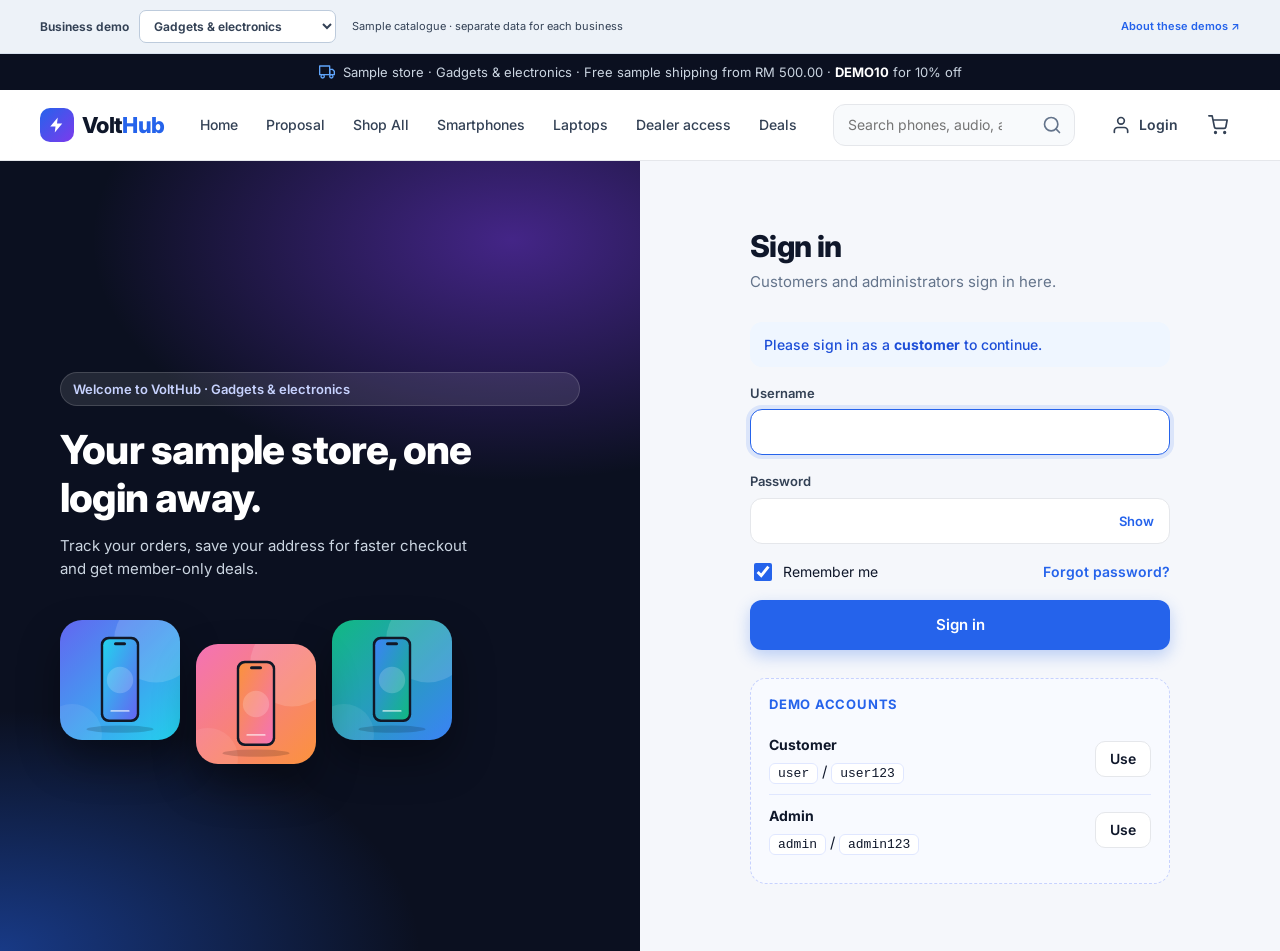
<file: orders.html>
<!doctype html>
<html lang="en">
<head>
  <meta charset="utf-8">
  <meta name="viewport" content="width=device-width, initial-scale=1">
  <title>My Orders — VoltHub</title>
  <link rel="preconnect" href="https://fonts.googleapis.com">
  <link href="https://fonts.googleapis.com/css2?family=Inter:wght@400;500;600;700;800&display=swap" rel="stylesheet">
  <link rel="stylesheet" href="assets/css/style.css">
</head>
<body data-base="">
  <div id="site-header"></div>

  <main class="container" style="padding-bottom:64px">
    <div class="page-head" style="padding-bottom:24px">
      <div class="breadcrumb"><a href="index.html">Home</a><span>/</span><span>My Orders</span></div>
      <h1>My Orders</h1>
      <p class="muted" id="sub"></p>
    </div>
    <div id="orders"></div>
  </main>

  <div id="site-footer"></div>

  <script src="assets/js/data.js"></script>
  <script src="assets/js/profiles.js"></script>
  <script src="assets/js/store.js"></script>
  <script src="assets/js/ui.js"></script>
  <script>
    if (Store.requireRole('customer')) {
      UI.renderHeader('');
      UI.renderFooter();
      const I = UI.ICONS;
      const u = Store.user();
      const openId = new URLSearchParams(location.search).get('id');
      const list = Store.orders().filter((o) => o.customerId === u.customerId);
      document.getElementById('sub').textContent = `Hi ${u.name}, you have ${list.length} order${list.length === 1 ? '' : 's'}.`;
      const root = document.getElementById('orders');

      function timeline(o) {
        if (o.status === 'Cancelled') {
          const c = o.history.find((h) => h.status === 'Cancelled');
          return `<div class="cancel-note">This order was cancelled on ${Store.formatDate(c ? c.at : o.createdAt, true)}.</div>`;
        }
        const idx = Store.STATUSES.indexOf(o.status);
        const labels = { Pending: 'Order placed', Processing: 'Processing', Shipped: 'Shipped', Delivered: 'Delivered' };
        return `<div class="timeline">${Store.STATUSES.map((s, i) => {
          const h = o.history.find((x) => x.status === s);
          return `<div class="tl-step ${i <= idx ? 'done' : ''}"><span class="tl-dot">${i <= idx ? I.check : ''}</span><b>${labels[s]}</b><small>${h ? Store.formatDate(h.at, true) : '—'}</small></div>`;
        }).join('')}</div>`;
      }

      if (!list.length) {
        root.innerHTML = `<div class="empty"><div class="empty-ic">${I.box}</div><h3>No orders yet</h3><p>When you place an order it will appear here.</p><a href="shop.html" class="btn btn-primary">Start Shopping</a></div>`;
      } else {
        root.innerHTML = list.map((o) => `
          <article class="order-card ${o.id === openId ? 'open' : ''}" id="${o.id}">
            <div class="order-head">
              <div><small>Order</small><b>${o.id}</b></div>
              <div><small>Placed on</small><b>${Store.formatDate(o.createdAt)}</b></div>
              <div><small>Total</small><b>${Store.formatRM(o.total)}</b></div>
              <div><small>Payment</small><b>${UI.esc(o.payment)}</b></div>
              ${UI.statusBadge(o.status)}
            </div>
            <div class="order-body">
              <div class="order-thumbs">${o.items.slice(0, 3).map((i) => `<div class="cart-thumb">${UI.art(i)}</div>`).join('')}</div>
              <div class="grow">${o.items.map((i) => `${UI.esc(i.name)} × ${i.qty}`).join(', ')}</div>
              <button class="btn btn-outline btn-sm" data-toggle="${o.id}">${o.id === openId ? 'Hide details' : 'View details'}</button>
            </div>
            <div class="order-detail">
              ${timeline(o)}
              <div class="detail-grid">
                <div>
                  <h4>Items</h4>
                  ${o.items.map((i) => `<div class="mini-item"><div class="cart-thumb">${UI.art(i)}<span class="qty-badge">${i.qty}</span></div><div class="mi-name"><a href="product.html?id=${i.id}">${UI.esc(i.name)}</a><div class="muted" style="font-weight:400;font-size:13px">${Store.formatRM(i.price)} each</div></div><div class="mi-price">${Store.formatRM(i.price * i.qty)}</div></div>`).join('')}
                </div>
                <div>
                  <div class="detail-block"><h4>Shipping address</h4>${UI.esc(o.customerName)}<br>${UI.esc(o.address.line1)}<br>${UI.esc(o.address.postcode)} ${UI.esc(o.address.city)}, ${UI.esc(o.address.state)}<br>${UI.esc(o.phone)}</div>
                  <div class="detail-block"><h4>Delivery</h4>${o.shippingMethod === 'express' ? 'Express (next working day)' : 'Standard (2–4 working days)'}${o.status === 'Shipped' || o.status === 'Delivered' ? `<br>Tracking no: <b>JT${o.id.replace(/\D/g, '')}MY</b>` : ''}</div>
                  <div class="detail-block">
                    <div class="summary-row"><span>Subtotal</span><span>${Store.formatRM(o.subtotal)}</span></div>
                    ${o.discount ? `<div class="summary-row discount"><span>Discount (${o.coupon})</span><span>− ${Store.formatRM(o.discount)}</span></div>` : ''}
                    <div class="summary-row"><span>Shipping</span><span>${o.shipping ? Store.formatRM(o.shipping) : 'FREE'}</span></div>
                    <div class="summary-row"><span>SST</span><span>${Store.formatRM(o.tax)}</span></div>
                    <div class="summary-row total"><span>Total</span><span>${Store.formatRM(o.total)}</span></div>
                  </div>
                </div>
              </div>
            </div>
          </article>`).join('');

        root.addEventListener('click', (e) => {
          const b = e.target.closest('[data-toggle]');
          if (!b) return;
          const card = document.getElementById(b.dataset.toggle);
          card.classList.toggle('open');
          b.textContent = card.classList.contains('open') ? 'Hide details' : 'View details';
        });
        if (openId && document.getElementById(openId)) document.getElementById(openId).scrollIntoView({ block: 'start' });
      }
    }
  </script>
</body>
</html>
</file>
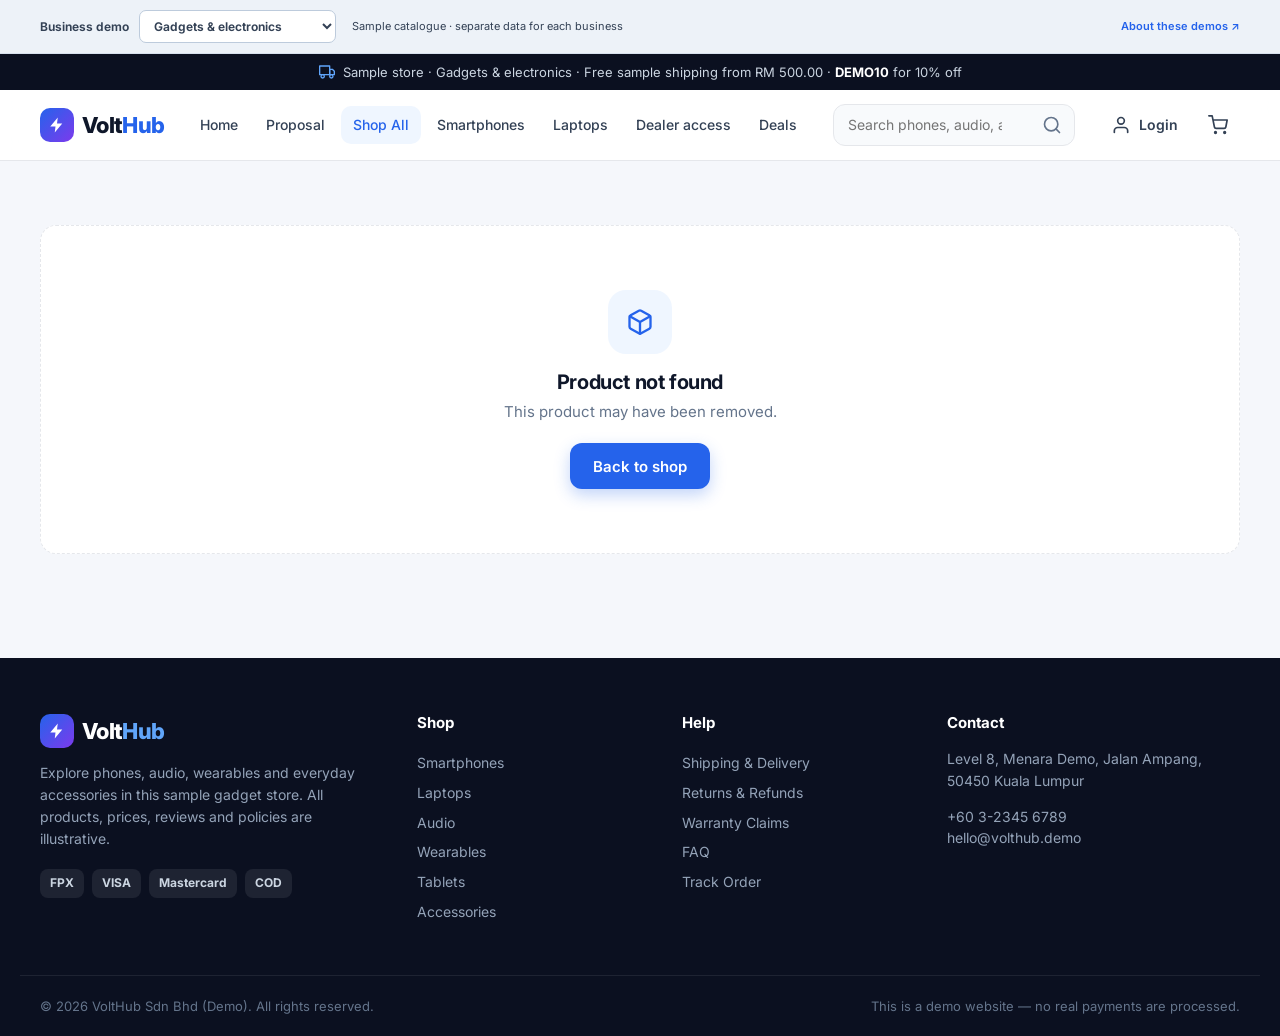
<file: product.html>
<!doctype html>
<html lang="en">
<head>
  <meta charset="utf-8">
  <meta name="viewport" content="width=device-width, initial-scale=1">
  <title>Product — VoltHub</title>
  <link rel="preconnect" href="https://fonts.googleapis.com">
  <link href="https://fonts.googleapis.com/css2?family=Inter:wght@400;500;600;700;800&display=swap" rel="stylesheet">
  <link rel="stylesheet" href="assets/css/style.css">
</head>
<body data-base="">
  <div id="site-header"></div>

  <main class="container" id="page"></main>

  <div id="site-footer"></div>

  <script src="assets/js/data.js"></script>
  <script src="assets/js/profiles.js"></script>
  <script src="assets/js/store.js"></script>
  <script src="assets/js/ui.js"></script>
  <script>
    const p = Store.product(new URLSearchParams(location.search).get('id'));
    UI.renderHeader(p ? p.category : 'shop');
    UI.renderFooter();
    const page = document.getElementById('page');
    const I = UI.ICONS;

    if (!p) {
      page.innerHTML = `<div class="section"><div class="empty"><div class="empty-ic">${I.box}</div><h3>Product not found</h3><p>This product may have been removed.</p><a href="shop.html" class="btn btn-primary">Back to shop</a></div></div>`;
    } else {
      document.title = p.name + ' — ' + DATA.store.name;
      const cat = Store.category(p.category);
      const off = UI.discountPct(p);
      const [c1, c2] = p.colors;
      const views = [[c1, c2], [c2, c1], ['#0f172a', c1], ['#e2e8f0', c2]];
      const rule=Store.dealerRule(p), minimum=rule?.minimum || 1, multiple=rule?.multiple || 1;
      const available=p.stock>=minimum;
      const stock = p.stock <= 0 ? '<span class="stock out">Out of stock</span>'
        : p.stock < 10 ? `<span class="stock low">Hurry, only ${p.stock} left in stock</span>`
        : `<span class="stock in">In stock in this sample catalogue</span>`;
      const related = Store.products().filter((x) => x.category === p.category && x.id !== p.id)
        .concat(Store.products().filter((x) => x.category !== p.category && x.featured))
        .slice(0, 4);

      page.innerHTML = `
        <div class="page-head" style="padding-bottom:12px">
          <div class="breadcrumb"><a href="index.html">Home</a><span>/</span><a href="shop.html?cat=${cat.id}">${cat.name}</a><span>/</span><span>${UI.esc(p.name)}</span></div>
        </div>
        <div class="pd">
          <div class="pd-gallery">
            <div class="pd-main" id="pd-main">${UI.art(p)}</div>
            <div class="pd-thumbs">${views.map((v, i) => `<button class="${i === 0 ? 'active' : ''}" data-view="${i}" aria-label="View ${i + 1}">${UI.art(Object.assign({}, p, { colors: v }))}</button>`).join('')}</div>
          </div>
          <div class="pd-info">
            <div class="pc-cat">${cat.name}</div>
            <h1>${UI.esc(p.name)}</h1>
            <div class="pd-rating">${UI.stars(p.rating)}<b style="color:var(--text)">${p.rating}</b><span>· ${p.reviews.toLocaleString()} reviews</span><span>· SKU ${p.id}</span></div>
            <div class="pd-price" id="live-unit-price">
              <span class="price">${Store.formatRM(p.price)}</span>
              ${p.oldPrice ? `<span class="price-old">${Store.formatRM(p.oldPrice)}</span><span class="save-pill">Save ${Store.formatRM(p.oldPrice - p.price)} (${off}%)</span>` : ''}
            </div>
            <div class="hint">Sample price. Tax and delivery are calculated using demo settings at checkout. No real payment is processed.</div>
            <p class="pd-short">${UI.esc(p.short)}</p>
            ${stock}
            ${p.wholesale?.enabled?`<div class="dealer-panel"><h3>${Store.isDealer()?'Your dealer quantity prices':'Wholesale / dealer pricing'}</h3><p>${Store.isDealer()?'Approved access is active.':'These prices require an approved dealer account. Retail prices remain active until approval.'}</p><p>Dealer minimum: <b>${p.wholesale.minimum} units</b> · Pack increment: <b>${p.wholesale.multiple}</b></p><table class="dealer-price-table"><thead><tr><th>Quantity from</th><th>Pack total</th><th>Effective unit rate</th></tr></thead><tbody>${p.wholesale.tiers.slice().sort((a,b)=>a.quantity-b.quantity).map(t=>`<tr><td>${t.quantity} units</td><td>${Store.formatRM(t.total)} / ${t.quantity}</td><td>RM ${(t.total/t.quantity).toLocaleString('en-MY',{minimumFractionDigits:2,maximumFractionDigits:6})}</td></tr>`).join('')}</tbody></table><p class="hint">The highest eligible price break sets the rate for every unit in this product line. No retail coupon stacking.</p>${!Store.isDealer()?'<a class="link" href="dealer.html">'+(Store.dealerApplication()?.status==='Pending'?'Check pending application':'Apply for dealer access')+' →</a>':''}</div>`:''}
            <div class="pd-buy">
              <div class="qty">
                <button data-step="-1" aria-label="Decrease">${I.minus}</button>
                <input type="number" id="qty" value="${minimum}" min="${minimum}" step="${multiple}" max="${Math.max(minimum, p.stock)}" aria-label="Quantity">
                <button data-step="1" aria-label="Increase">${I.plus}</button>
              </div>
              <button class="btn btn-dark" id="add-btn" ${!available ? 'disabled' : ''}>${I.cart} Add to Cart</button>
              <button class="btn btn-primary" id="buy-btn" ${!available ? 'disabled' : ''}>Buy Now</button>
            </div>
            <p class="dealer-line-note" id="live-line-price" aria-live="polite"></p>
            ${!available && rule?'<p class="stock-out">Available stock is below the dealer minimum. This item cannot currently be ordered with dealer access.</p>':''}
            <div class="pd-perks">
              <div>${I.truck}<span><b>Sample free delivery</b><br>Orders from ${Store.formatRM(DATA.settings.freeShippingMin)}</span></div>
              <div>${I.shield}<span><b>Check product details</b><br>Illustrative specifications</span></div>
              <div>${I.refresh}<span><b>Policies to be confirmed</b><br>Adapt to the client's business</span></div>
              <div>${I.lock}<span><b>Sample checkout</b><br>No connected payment gateway</span></div>
            </div>
            <div class="alert alert-info" style="margin-top:18px;font-size:12px">${UI.esc(Demo.theme.note)}</div>
          </div>
        </div>

        <section style="padding-bottom:48px">
          <div class="tabs">
            <button class="tab active" data-tab="desc">Description</button>
            <button class="tab" data-tab="specs">Specifications</button>
            <button class="tab" data-tab="reviews">Reviews (${p.reviews.toLocaleString()})</button>
          </div>
          <div class="tab-panel active" id="tab-desc"><p style="max-width:780px;color:var(--text-2);font-size:16px">${UI.esc(p.desc)}</p></div>
          <div class="tab-panel" id="tab-specs" style="max-width:780px">
            <table class="spec-table">${Object.entries(p.specs).map(([k, v]) => `<tr><th>${UI.esc(k)}</th><td>${UI.esc(v)}</td></tr>`).join('')}</table>
          </div>
          <div class="tab-panel" id="tab-reviews" style="max-width:780px">
            ${DATA.reviews.map((r) => `<div class="review"><div class="review-head"><b><span class="avatar">${r.name[0]}</span>${r.name}</b><span class="muted" style="font-size:13px">${r.date}</span></div>${UI.stars(r.rating)}<p style="margin-top:8px;color:var(--text-2)">${r.text}</p></div>`).join('')}
          </div>
        </section>

        <section style="padding-bottom:40px">
          <div class="section-head"><div><h2>You may also like</h2></div></div>
          <div class="grid">${related.map(UI.productCard).join('')}</div>
        </section>`;

      const qty = document.getElementById('qty');
      function refreshPrice() {
        const n=Number(qty.value),quote=Store.quoteProduct(p,n);
        document.getElementById('live-unit-price').innerHTML=`<span class="price">${Store.formatUnitPrice(quote.price)}</span><span class="hint">${quote.wholesaleApplied?'Dealer effective unit price':'Retail price per unit'}</span>${quote.wholesaleApplied?`<span class="price-old">Retail ${Store.formatRM(p.price)}</span>`:''}`;
        const error=Store.quantityError(p,n);
        document.getElementById('live-line-price').textContent=error || n+' units · Item total '+Store.formatRM(quote.lineTotal)+(quote.wholesaleApplied?' · Dealer price':' · Retail price');
      }
      const clamp = () => { const requested=Math.max(minimum,Math.ceil((parseInt(qty.value,10)||minimum)/multiple)*multiple);qty.value=Math.max(minimum,Math.min(requested,Math.floor(p.stock/multiple)*multiple));refreshPrice(); };
      qty.addEventListener('change', clamp);
      qty.addEventListener('input',refreshPrice);refreshPrice();
      page.addEventListener('click', (e) => {
        const step = e.target.closest('[data-step]');
        if (step) { qty.value = (parseInt(qty.value, 10) || minimum) + Number(step.dataset.step)*multiple; clamp(); }
        const view = e.target.closest('[data-view]');
        if (view) {
          document.querySelectorAll('[data-view]').forEach((b) => b.classList.toggle('active', b === view));
          document.getElementById('pd-main').innerHTML = UI.art(Object.assign({}, p, { colors: views[view.dataset.view] }));
        }
        const tab = e.target.closest('[data-tab]');
        if (tab) {
          document.querySelectorAll('.tab').forEach((t) => t.classList.toggle('active', t === tab));
          document.querySelectorAll('.tab-panel').forEach((t) => t.classList.toggle('active', t.id === 'tab-' + tab.dataset.tab));
        }
      });
      const add = () => { clamp();const r = Store.addToCart(p.id, qty.value); UI.toast(r.msg, r.ok ? (r.capped ? 'warning' : 'success') : 'error'); UI.updateCartBadge();if(r.ok)UI.maybeInviteDealer();return r.ok; };
      document.getElementById('add-btn').addEventListener('click', add);
      document.getElementById('buy-btn').addEventListener('click', () => { if (add()) location.href = 'cart.html'; });
    }
    UI.refreshOnDealerChanges();
  </script>
</body>
</html>
</file>
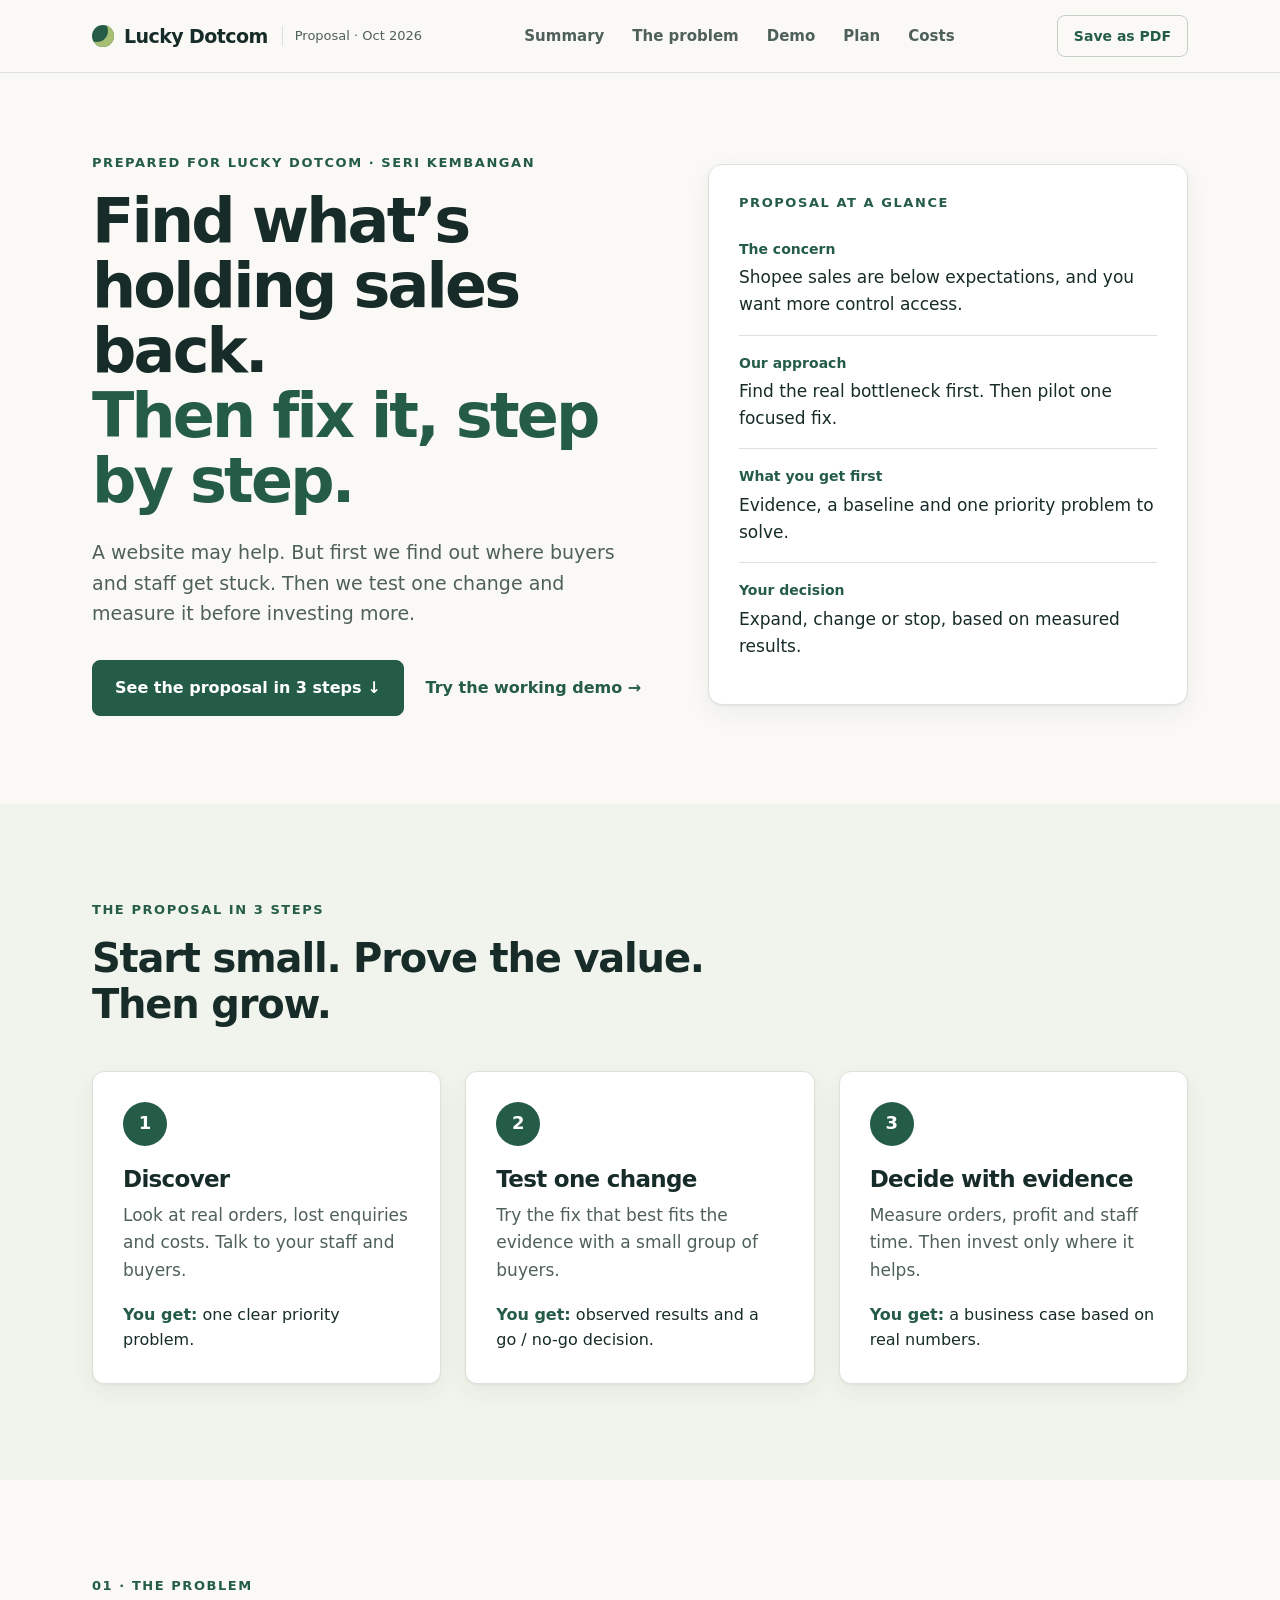
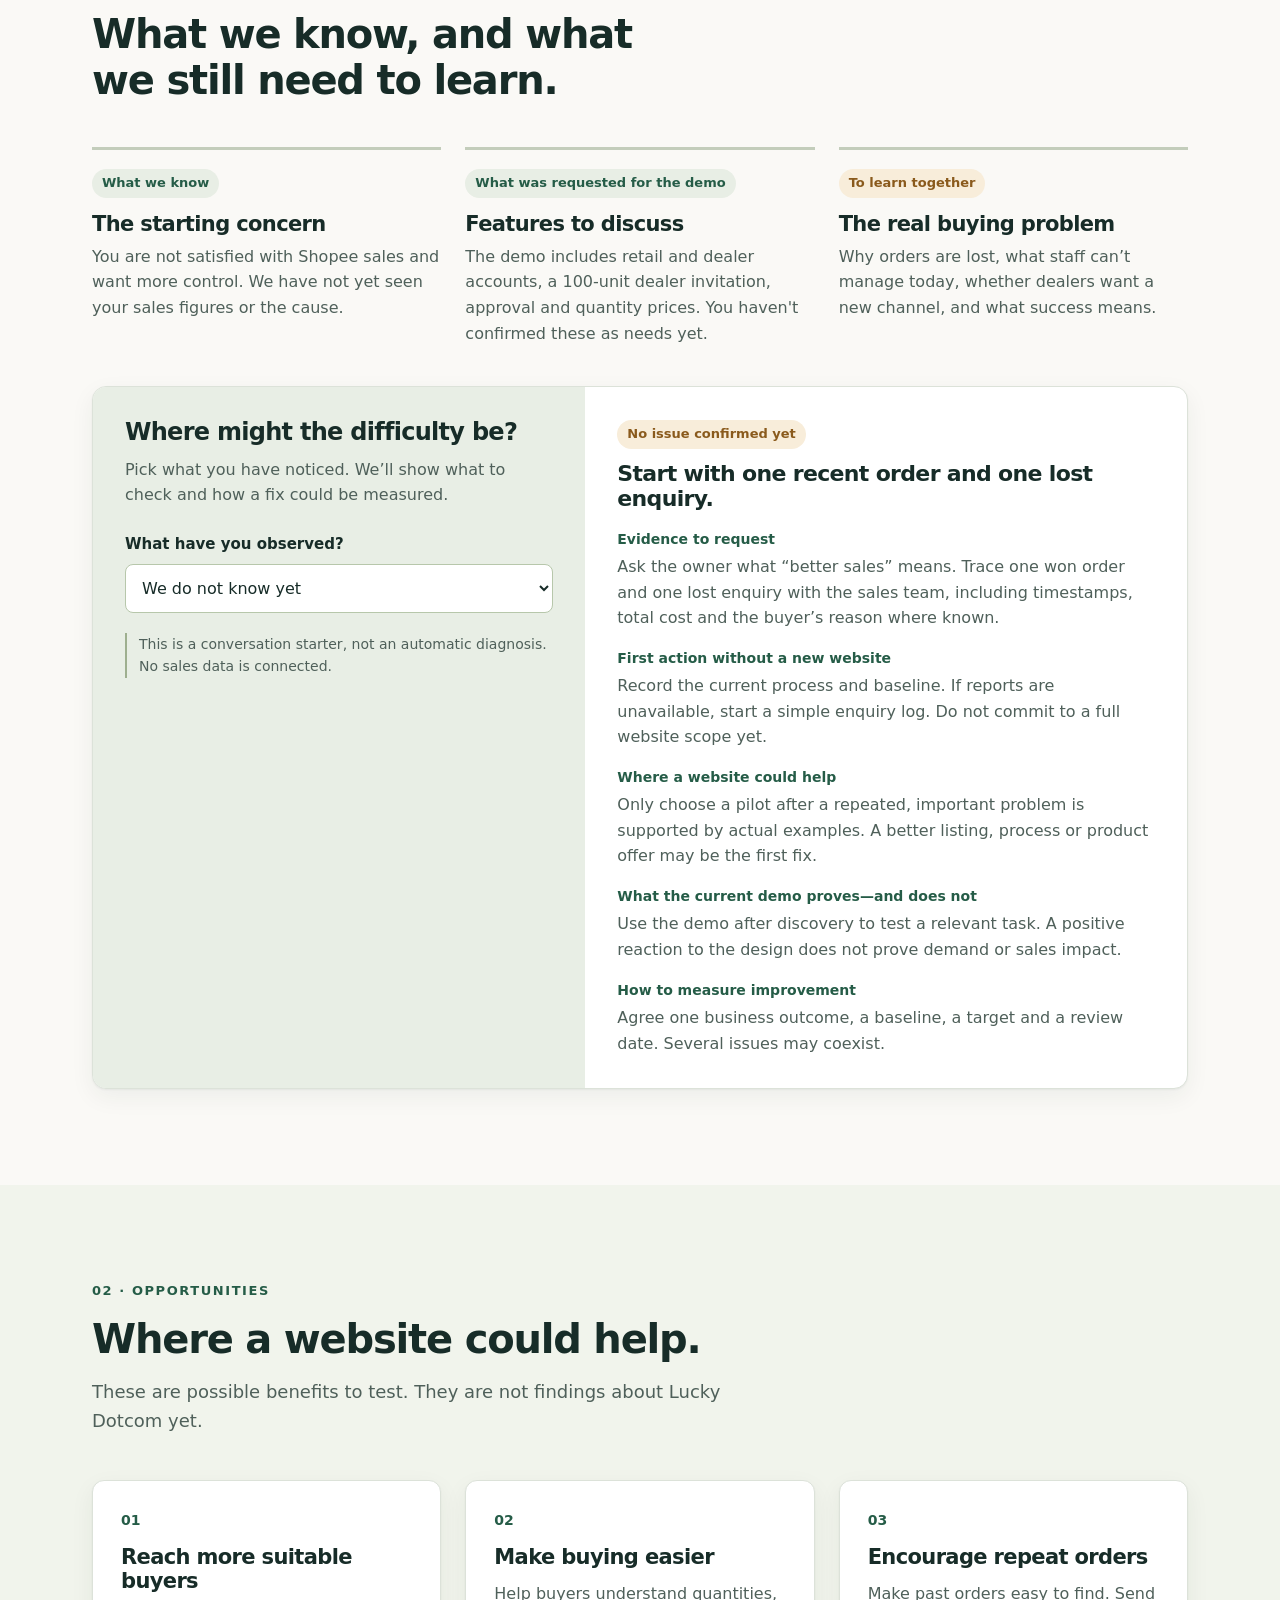
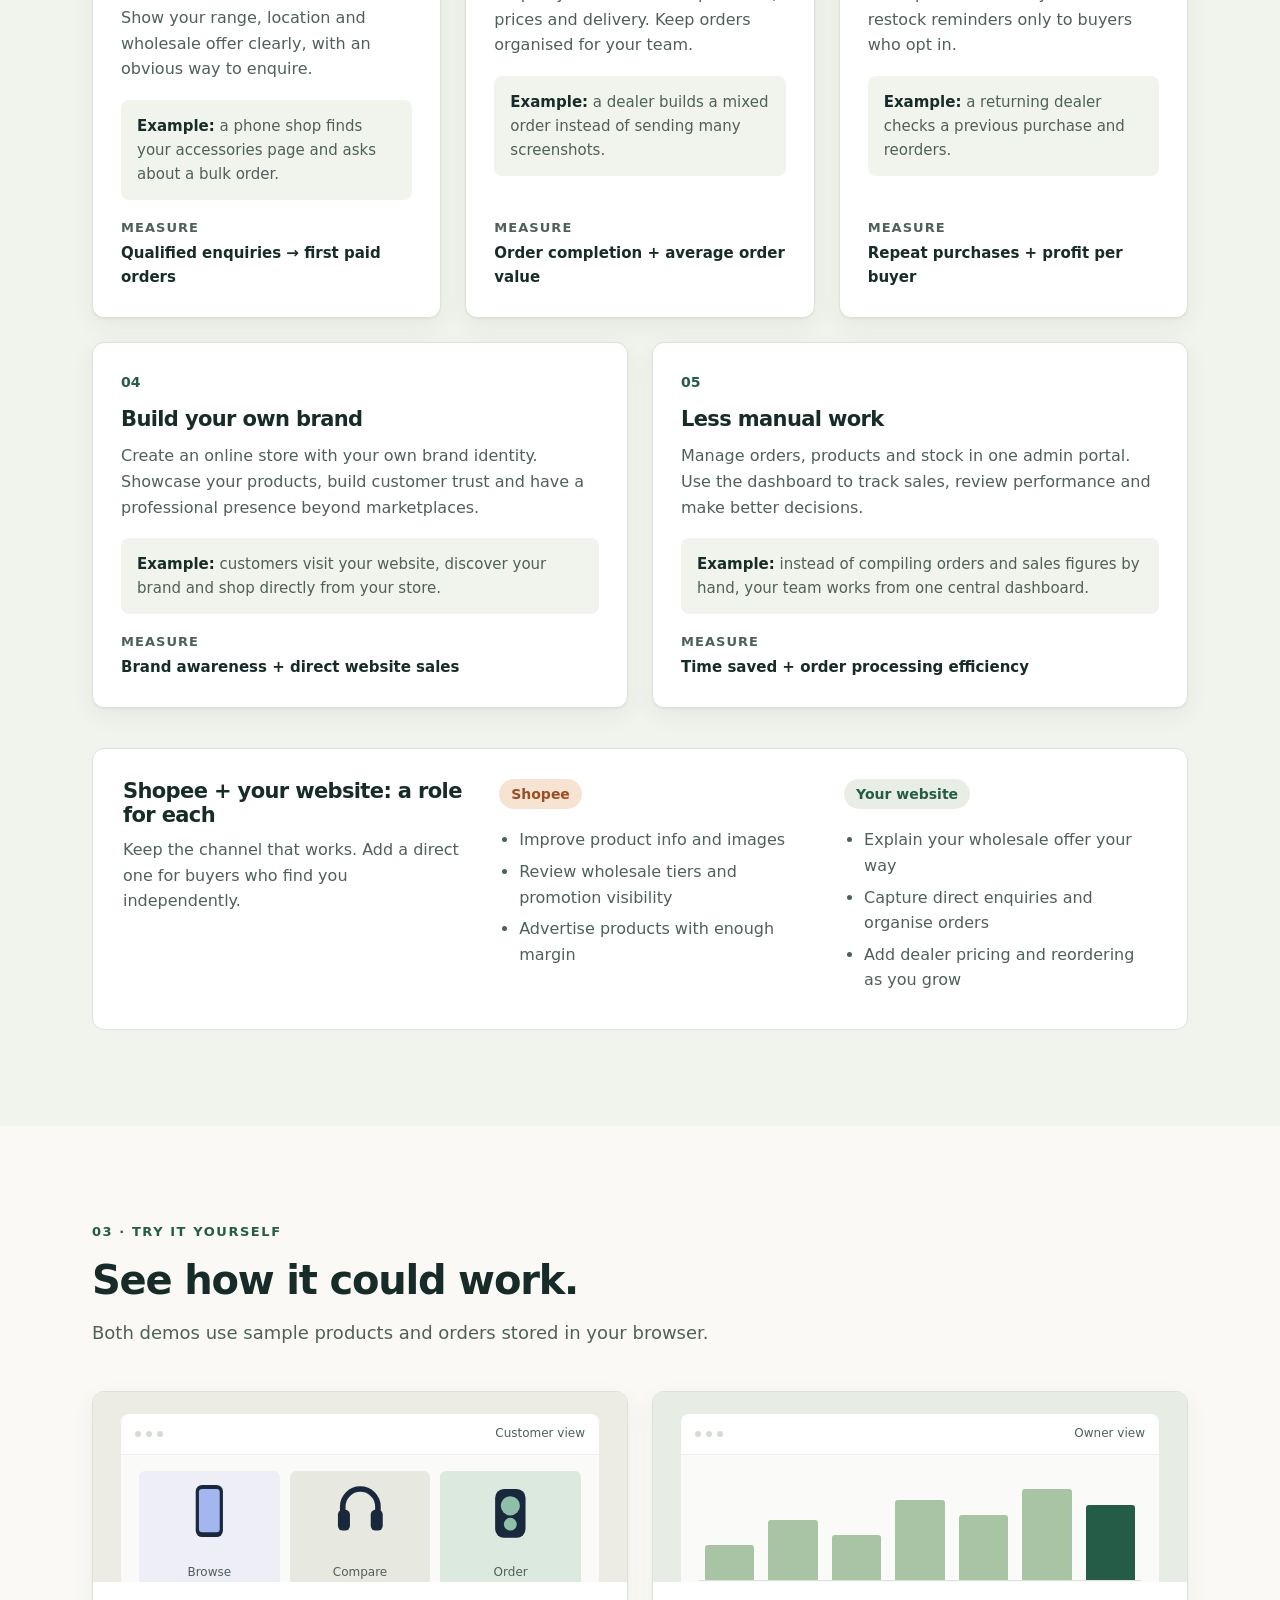
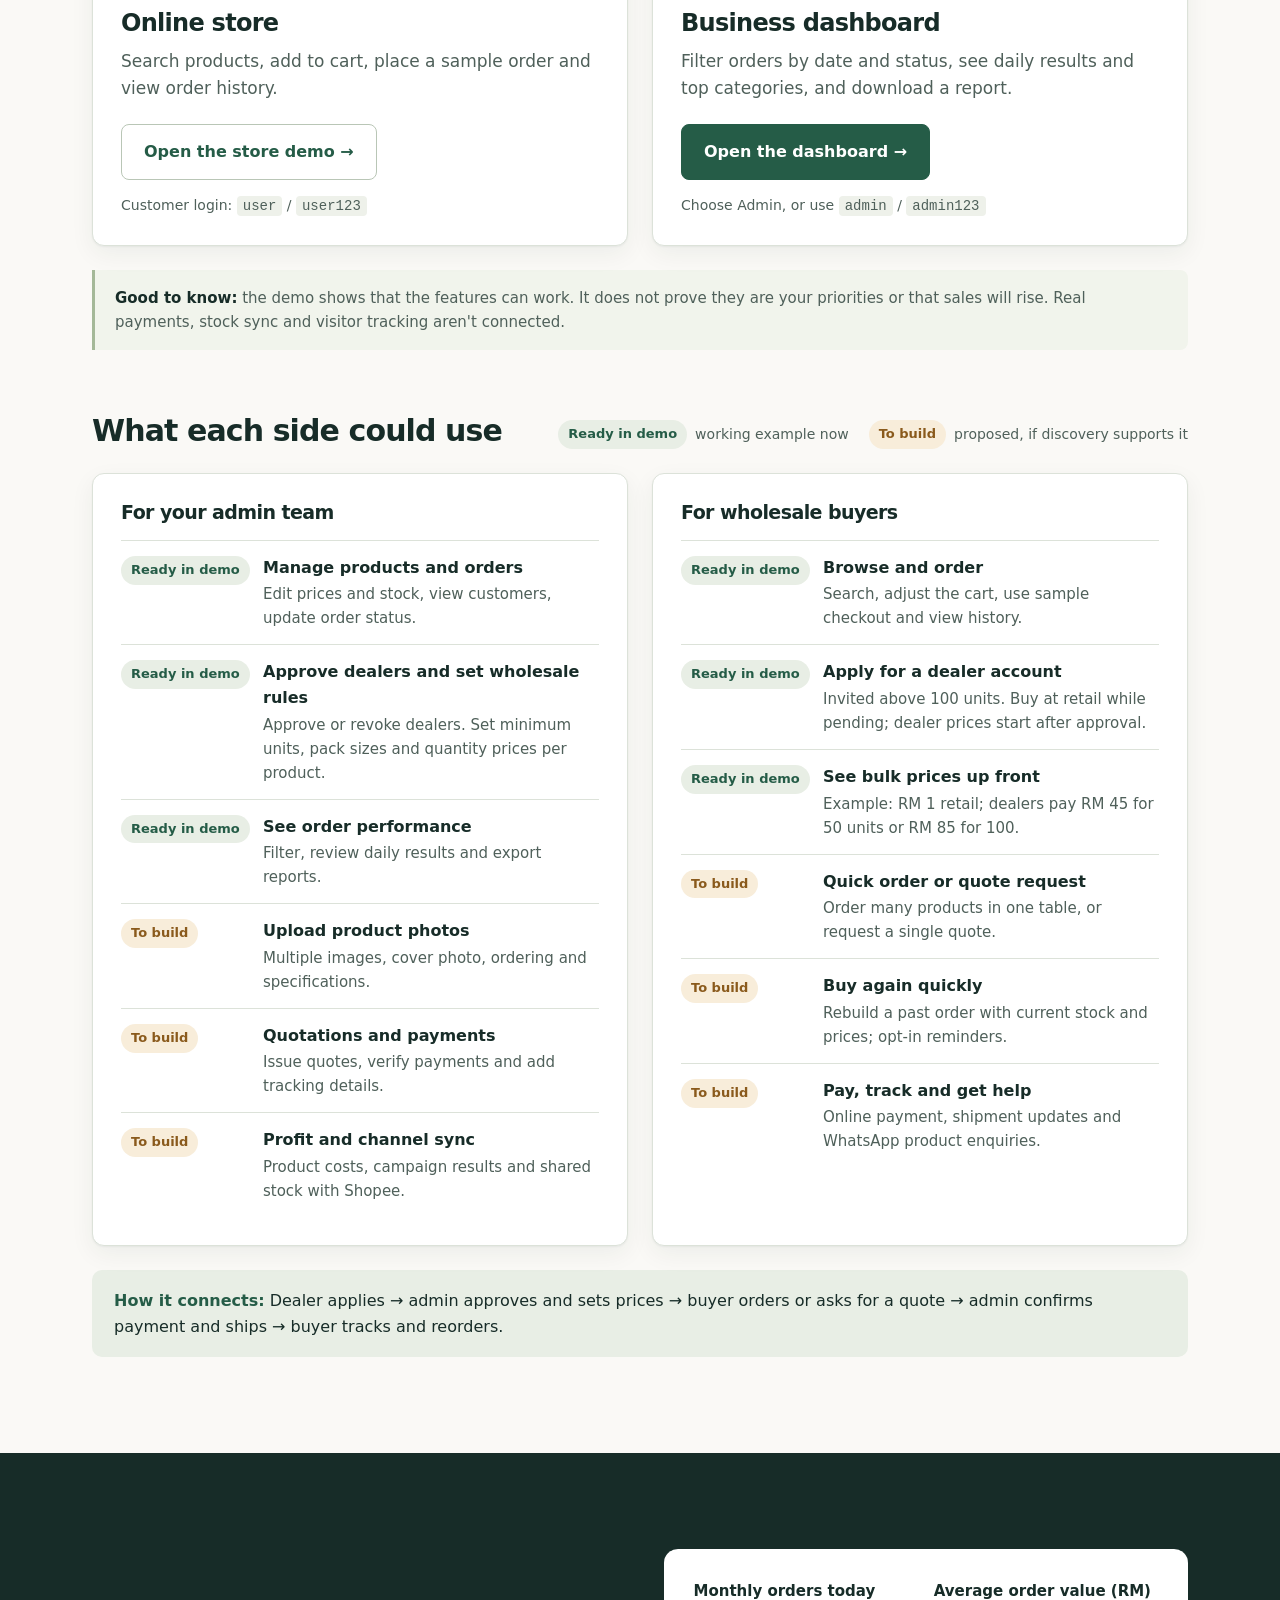
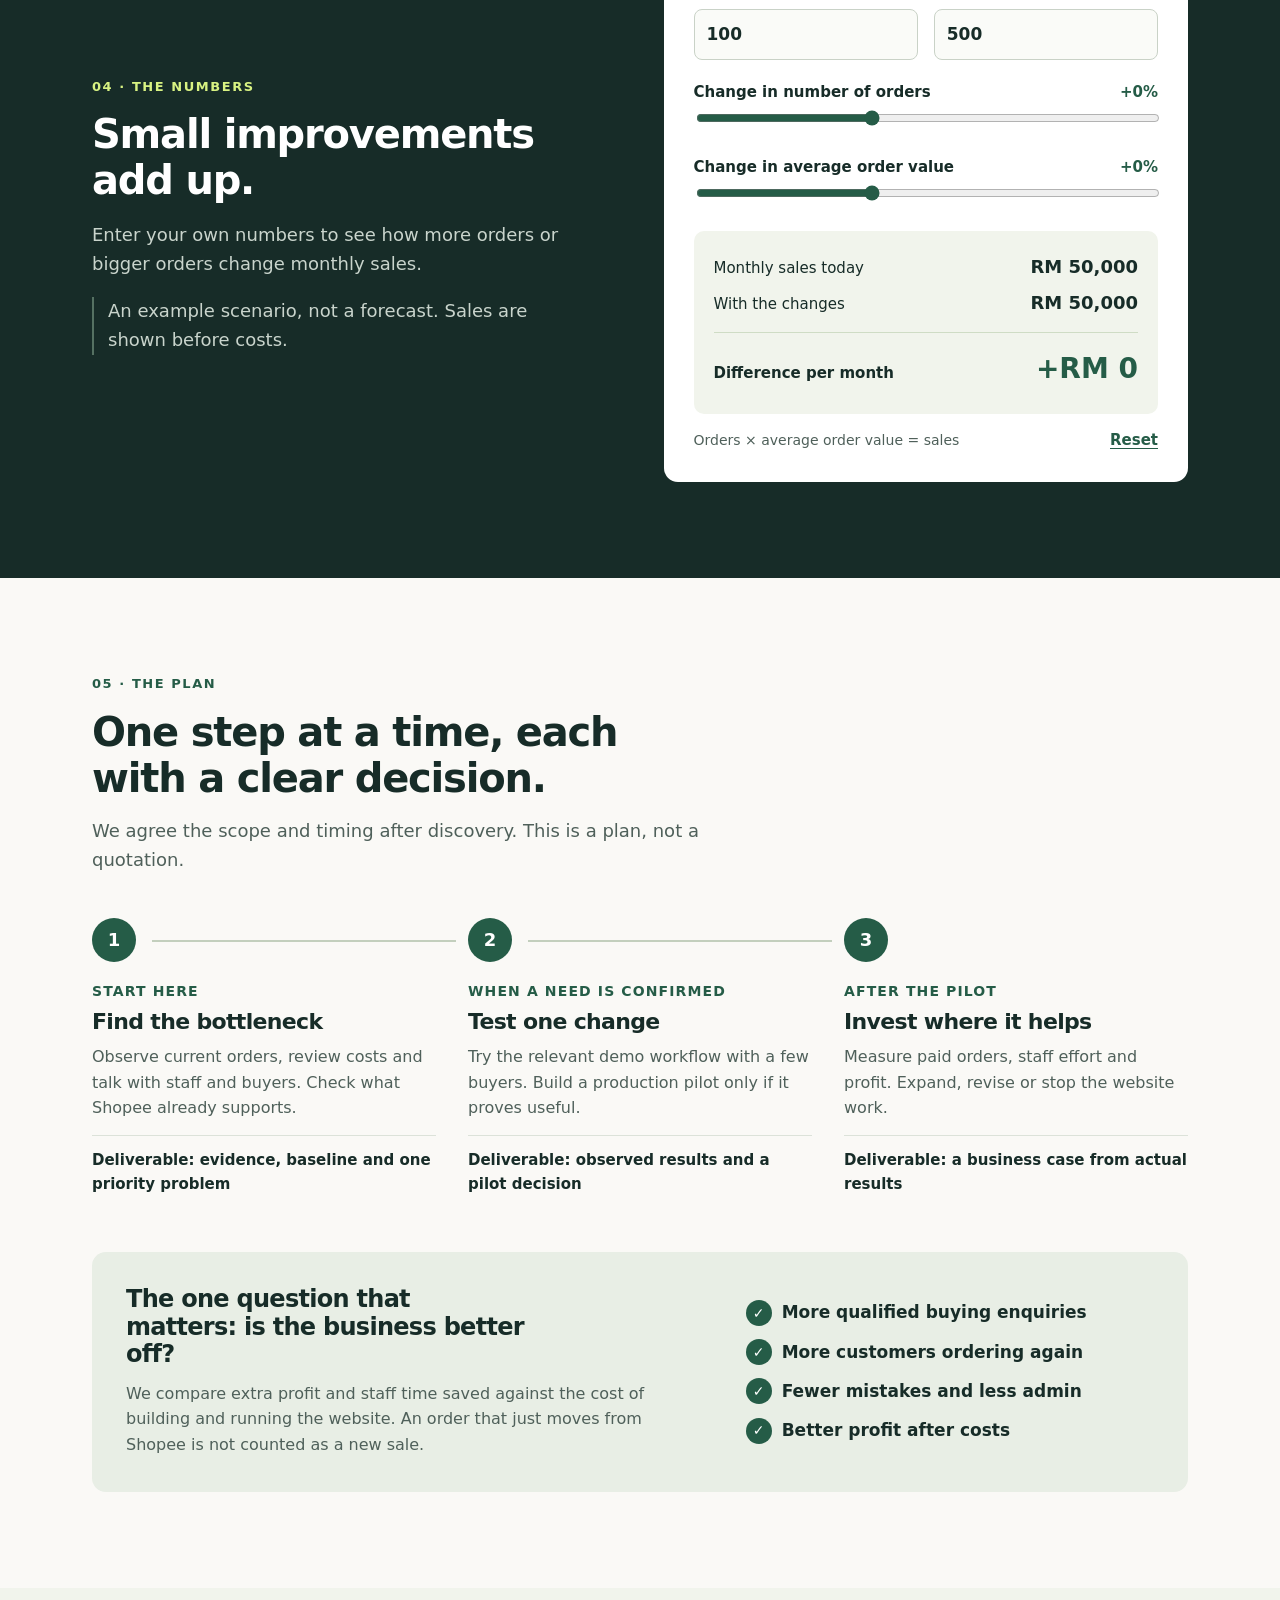
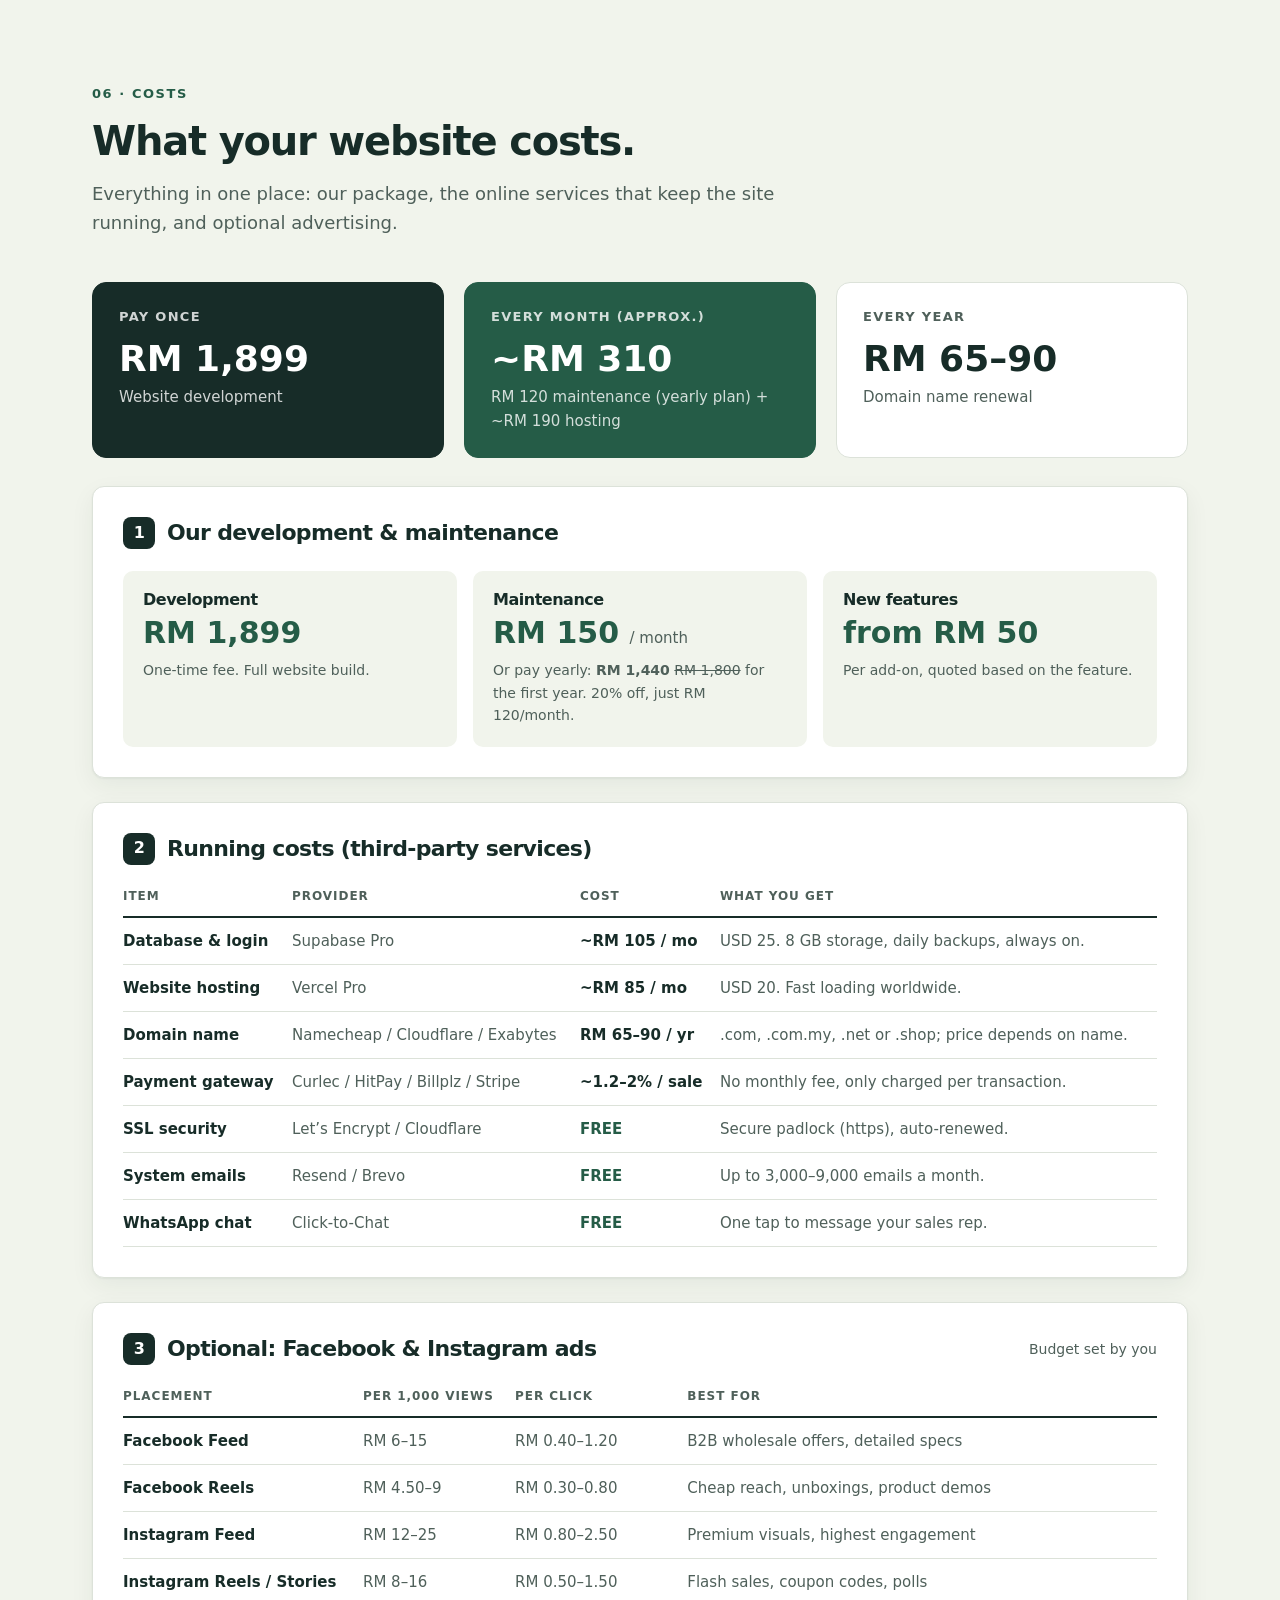
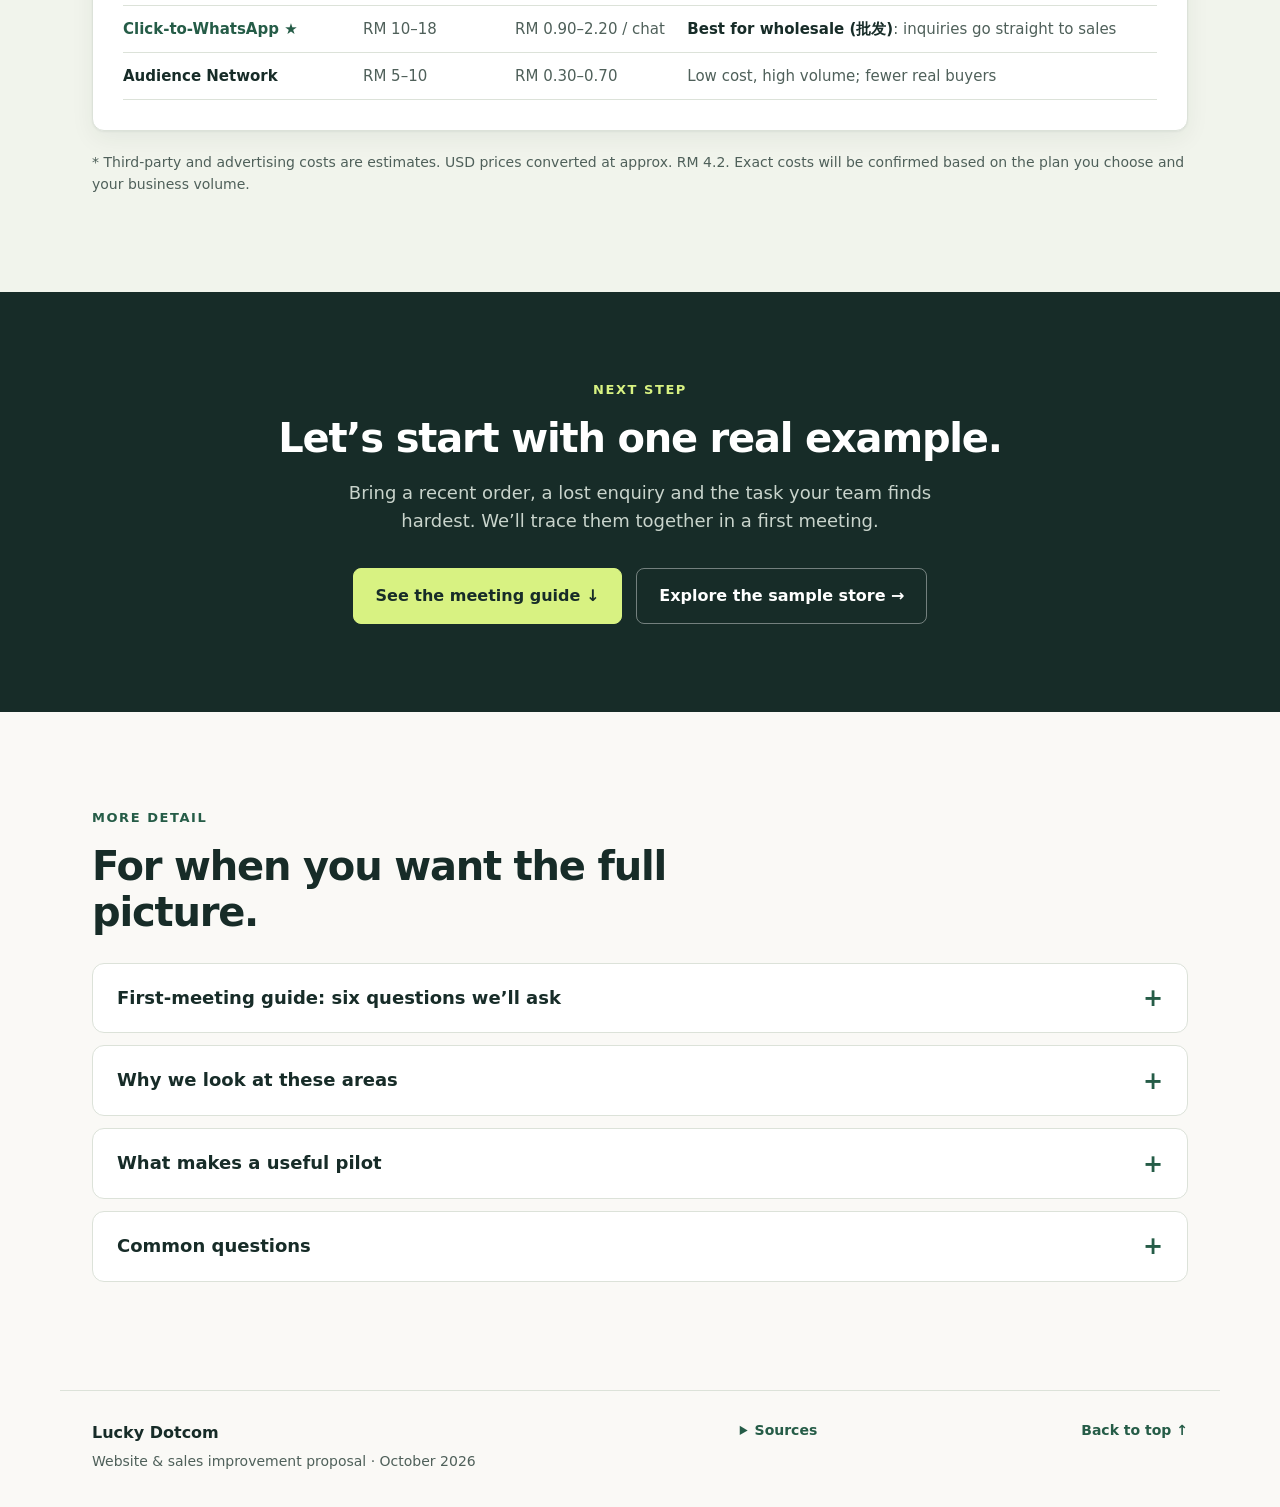
<file: proposal.html>
<!doctype html>
<html lang="en">
<head>
  <meta charset="utf-8">
  <meta name="viewport" content="width=device-width, initial-scale=1">
  <meta name="description" content="A discovery and pilot proposal for Lucky Dotcom: identify the sales bottleneck, validate customer needs and test whether a website adds business value.">
  <title>Find the issue. Test the fix. — Lucky Dotcom Proposal</title>
  <link rel="stylesheet" href="assets/css/proposal.css">
  <link rel="stylesheet" href="assets/css/discovery.css">
</head>
<body>
  <a class="skip-link" href="#main">Skip to proposal</a>
  <header class="proposal-header">
    <div class="wrap header-row">
      <a class="brand" href="proposal.html"><span class="brand-dot" aria-hidden="true"></span>Lucky Dotcom<span class="brand-label">Proposal · Oct 2026</span></a>
      <nav aria-label="Proposal navigation"><a href="#summary">Summary</a><a href="#diagnosis">The problem</a><a href="#demo">Demo</a><a href="#plan">Plan</a><a href="#costs">Costs</a></nav>
      <button class="button button-small" id="print-proposal">Save as PDF</button>
    </div>
  </header>

  <main id="main">
    <!-- Hero -->
    <section class="hero wrap">
      <div class="hero-copy">
        <p class="eyebrow">Prepared for Lucky Dotcom · Seri Kembangan</p>
        <h1>Find what’s holding sales back. <span>Then fix it, step by step.</span></h1>
        <p class="lead">A website may help. But first we find out where buyers and staff get stuck. Then we test one change and measure it before investing more.</p>
        <div class="button-row"><a class="button" href="#summary">See the proposal in 3 steps ↓</a><a class="text-link" href="#demo">Try the working demo →</a></div>
      </div>
      <aside class="glance" aria-label="Proposal at a glance">
        <p class="glance-title">Proposal at a glance</p>
        <dl>
          <div><dt>The concern</dt><dd>Shopee sales are below expectations, and you want more control access.</dd></div>
          <div><dt>Our approach</dt><dd>Find the real bottleneck first. Then pilot one focused fix.</dd></div>
          <div><dt>What you get first</dt><dd>Evidence, a baseline and one priority problem to solve.</dd></div>
          <div><dt>Your decision</dt><dd>Expand, change or stop, based on measured results.</dd></div>
        </dl>
      </aside>
    </section>

    <!-- Summary -->
    <section class="section section-tint" id="summary">
      <div class="wrap">
        <div class="section-heading"><p class="eyebrow">The proposal in 3 steps</p><h2>Start small. Prove the value. Then grow.</h2></div>
        <ol class="steps">
          <li><span class="step-num">1</span><h3>Discover</h3><p>Look at real orders, lost enquiries and costs. Talk to your staff and buyers.</p><p class="step-get"><b>You get:</b> one clear priority problem.</p></li>
          <li><span class="step-num">2</span><h3>Test one change</h3><p>Try the fix that best fits the evidence with a small group of buyers.</p><p class="step-get"><b>You get:</b> observed results and a go / no-go decision.</p></li>
          <li><span class="step-num">3</span><h3>Decide with evidence</h3><p>Measure orders, profit and staff time. Then invest only where it helps.</p><p class="step-get"><b>You get:</b> a business case based on real numbers.</p></li>
        </ol>
      </div>
    </section>

    <!-- Problem -->
    <section class="section wrap" id="diagnosis">
      <div class="section-heading"><p class="eyebrow">01 · The problem</p><h2>What we know, and what we still need to learn.</h2></div>
      <div class="evidence-grid">
        <article><span class="tag tag-neutral">What we know</span><h3>The starting concern</h3><p>You are not satisfied with Shopee sales and want more control. We have not yet seen your sales figures or the cause.</p></article>
        <article><span class="tag tag-neutral">What was requested for the demo</span><h3>Features to discuss</h3><p>The demo includes retail and dealer accounts, a 100-unit dealer invitation, approval and quantity prices. You haven't confirmed these as needs yet.</p></article>
        <article><span class="tag tag-amber">To learn together</span><h3>The real buying problem</h3><p>Why orders are lost, what staff can’t manage today, whether dealers want a new channel, and what success means.</p></article>
      </div>

      <div class="diagnostic-layout">
        <div class="diagnostic-controls">
          <h3>Where might the difficulty be?</h3>
          <p>Pick what you have noticed. We’ll show what to check and how a fix could be measured.</p>
          <label for="business-symptom">What have you observed?</label>
          <select id="business-symptom">
            <option value="unknown">We do not know yet</option><option value="reach">Too few suitable buyers find us</option><option value="conversion">People browse or enquire, but do not buy</option><option value="pricing">Bulk prices and enquiries take too much effort</option><option value="repeat">Customers do not buy again</option><option value="profit">Promotions sell, but profit is disappointing</option><option value="operations">Orders and stock are difficult to manage</option><option value="control">We want more control, but have not defined it</option>
          </select>
          <p class="note">This is a conversation starter, not an automatic diagnosis. No sales data is connected.</p>
        </div>
        <div class="diagnostic-result" id="diagnostic-result" aria-live="polite"></div>
      </div>
    </section>

    <!-- Opportunities -->
    <section class="section section-tint" id="growth">
      <div class="wrap">
        <div class="section-heading"><p class="eyebrow">02 · Opportunities</p><h2>Where a website could help.</h2><p>These are possible benefits to test. They are not findings about Lucky Dotcom yet.</p></div>
        <div class="benefit-grid">
          <article class="card benefit"><span class="benefit-number">01</span><h3>Reach more suitable buyers</h3><p>Show your range, location and wholesale offer clearly, with an obvious way to enquire.</p><p class="benefit-example"><b>Example:</b> a phone shop finds your accessories page and asks about a bulk order.</p><p class="measure"><span>Measure</span>Qualified enquiries → first paid orders</p></article>
          <article class="card benefit"><span class="benefit-number">02</span><h3>Make buying easier</h3><p>Help buyers understand quantities, prices and delivery. Keep orders organised for your team.</p><p class="benefit-example"><b>Example:</b> a dealer builds a mixed order instead of sending many screenshots.</p><p class="measure"><span>Measure</span>Order completion + average order value</p></article>
          <article class="card benefit"><span class="benefit-number">03</span><h3>Encourage repeat orders</h3><p>Make past orders easy to find. Send restock reminders only to buyers who opt in.</p><p class="benefit-example"><b>Example:</b> a returning dealer checks a previous purchase and reorders.</p><p class="measure"><span>Measure</span>Repeat purchases + profit per buyer</p></article>
          <article class="card benefit"><span class="benefit-number">04</span><h3>Build your own brand</h3><p>Create an online store with your own brand identity. Showcase your products, build customer trust and have a professional presence beyond marketplaces.</p><p class="benefit-example"><b>Example:</b> customers visit your website, discover your brand and shop directly from your store.</p><p class="measure"><span>Measure</span>Brand awareness + direct website sales</p></article>
          <article class="card benefit"><span class="benefit-number">05</span><h3>Less manual work</h3><p>Manage orders, products and stock in one admin portal. Use the dashboard to track sales, review performance and make better decisions.</p><p class="benefit-example"><b>Example:</b> instead of compiling orders and sales figures by hand, your team works from one central dashboard.</p><p class="measure"><span>Measure</span>Time saved + order processing efficiency</p></article>
        </div>
        <div class="channel-strip">
          <div class="channel-intro"><h3>Shopee + your website: a role for each</h3><p>Keep the channel that works. Add a direct one for buyers who find you independently.</p></div>
          <article><span class="channel-tag shopee-tag">Shopee</span><ul><li>Improve product info and images</li><li>Review wholesale tiers and promotion visibility</li><li>Advertise products with enough margin</li></ul></article>
          <article><span class="channel-tag">Your website</span><ul><li>Explain your wholesale offer your way</li><li>Capture direct enquiries and organise orders</li><li>Add dealer pricing and reordering as you grow</li></ul></article>
        </div>
      </div>
    </section>

    <!-- Demo -->
    <section class="section wrap" id="demo">
      <div class="section-heading"><p class="eyebrow">03 · Try it yourself</p><h2>See how it could work.</h2><p>Both demos use sample products and orders stored in your browser.</p></div>
      <div class="demo-grid">
        <article class="card demo-card">
          <div class="demo-visual" aria-hidden="true"><div class="mock-browser"><i></i><i></i><i></i><span>Customer view</span></div><div class="mock-shop"><div class="mock-products"><div><svg viewBox="0 0 80 90"><rect x="23" y="10" width="34" height="65" rx="8" fill="#19283c"/><rect x="27" y="15" width="26" height="54" rx="4" fill="#a3b6ef"/></svg><span>Browse</span></div><div><svg viewBox="0 0 80 90"><path d="M18 49V37a22 22 0 0 1 44 0v12" fill="none" stroke="#19283c" stroke-width="7"/><rect x="12" y="41" width="15" height="26" rx="6" fill="#19283c"/><rect x="53" y="41" width="15" height="26" rx="6" fill="#19283c"/></svg><span>Compare</span></div><div><svg viewBox="0 0 80 90"><rect x="21" y="15" width="38" height="61" rx="11" fill="#19283c"/><circle cx="40" cy="36" r="12" fill="#90bfa9"/><circle cx="40" cy="59" r="8" fill="#90bfa9"/></svg><span>Order</span></div></div></div></div>
          <div class="demo-card-body"><h3>Online store</h3><p>Search products, add to cart, place a sample order and view order history.</p><a class="button button-outline" href="index.html?demo=gadgets">Open the store demo →</a><p class="credential">Customer login: <code>user</code> / <code>user123</code></p></div>
        </article>
        <article class="card demo-card">
          <div class="demo-visual demo-visual-alt" aria-hidden="true"><div class="mock-browser"><i></i><i></i><i></i><span>Owner view</span></div><div class="mock-dashboard"><div class="mock-chart"><span style="height:35%"></span><span style="height:60%"></span><span style="height:45%"></span><span style="height:80%"></span><span style="height:65%"></span><span style="height:92%"></span><span style="height:75%"></span></div></div></div>
          <div class="demo-card-body"><h3>Business dashboard</h3><p>Filter orders by date and status, see daily results and top categories, and download a report.</p><a class="button" href="login.html?redirect=admin%2Findex.html&amp;demo=gadgets">Open the dashboard →</a><p class="credential">Choose Admin, or use <code>admin</code> / <code>admin123</code></p></div>
        </article>
      </div>
      <p class="note note-block"><b>Good to know:</b> the demo shows that the features can work. It does not prove they are your priorities or that sales will rise. Real payments, stock sync and visitor tracking aren't connected.</p>

      <div class="requirements" id="requirements">
        <div class="requirements-head"><h3>What each side could use</h3><p class="legend"><span class="scope-status">Ready in demo</span> working example now <span class="scope-status scope-next">To build</span> proposed, if discovery supports it</p></div>
        <div class="requirements-grid">
          <article class="card requirements-card"><h4>For your admin team</h4><ul>
            <li><span class="scope-status">Ready in demo</span><div><b>Manage products and orders</b><p>Edit prices and stock, view customers, update order status.</p></div></li>
            <li><span class="scope-status">Ready in demo</span><div><b>Approve dealers and set wholesale rules</b><p>Approve or revoke dealers. Set minimum units, pack sizes and quantity prices per product.</p></div></li>
            <li><span class="scope-status">Ready in demo</span><div><b>See order performance</b><p>Filter, review daily results and export reports.</p></div></li>
            <li><span class="scope-status scope-next">To build</span><div><b>Upload product photos</b><p>Multiple images, cover photo, ordering and specifications.</p></div></li>
            <li><span class="scope-status scope-next">To build</span><div><b>Quotations and payments</b><p>Issue quotes, verify payments and add tracking details.</p></div></li>
            <li><span class="scope-status scope-next">To build</span><div><b>Profit and channel sync</b><p>Product costs, campaign results and shared stock with Shopee.</p></div></li>
          </ul></article>
          <article class="card requirements-card"><h4>For wholesale buyers</h4><ul>
            <li><span class="scope-status">Ready in demo</span><div><b>Browse and order</b><p>Search, adjust the cart, use sample checkout and view history.</p></div></li>
            <li><span class="scope-status">Ready in demo</span><div><b>Apply for a dealer account</b><p>Invited above 100 units. Buy at retail while pending; dealer prices start after approval.</p></div></li>
            <li><span class="scope-status">Ready in demo</span><div><b>See bulk prices up front</b><p>Example: RM 1 retail; dealers pay RM 45 for 50 units or RM 85 for 100.</p></div></li>
            <li><span class="scope-status scope-next">To build</span><div><b>Quick order or quote request</b><p>Order many products in one table, or request a single quote.</p></div></li>
            <li><span class="scope-status scope-next">To build</span><div><b>Buy again quickly</b><p>Rebuild a past order with current stock and prices; opt-in reminders.</p></div></li>
            <li><span class="scope-status scope-next">To build</span><div><b>Pay, track and get help</b><p>Online payment, shipment updates and WhatsApp product enquiries.</p></div></li>
          </ul></article>
        </div>
        <div class="requirements-journey"><b>How it connects:</b> Dealer applies → admin approves and sets prices → buyer orders or asks for a quote → admin confirms payment and ships → buyer tracks and reorders.</div>
      </div>
    </section>

    <!-- Calculator -->
    <section class="calculator-section" id="calculator">
      <div class="wrap calculator-grid">
        <div>
          <p class="eyebrow">04 · The numbers</p>
          <h2>Small improvements add up.</h2>
          <p>Enter your own numbers to see how more orders or bigger orders change monthly sales.</p>
          <p class="calculator-note">An example scenario, not a forecast. Sales are shown before costs.</p>
        </div>
        <div class="calculator">
          <div class="calc-inputs">
            <label for="monthly-orders">Monthly orders today<input id="monthly-orders" type="number" min="0" max="1000000" step="1" value="100" inputmode="numeric"></label>
            <label for="order-value">Average order value (RM)<input id="order-value" type="number" min="0" max="10000000" step="0.01" value="500" inputmode="decimal"></label>
          </div>
          <label class="slider-label" for="order-growth"><span>Change in number of orders</span><output id="order-growth-label" for="order-growth">+0%</output></label>
          <input id="order-growth" type="range" min="-30" max="50" step="1" value="0">
          <label class="slider-label" for="basket-growth"><span>Change in average order value</span><output id="basket-growth-label" for="basket-growth">+0%</output></label>
          <input id="basket-growth" type="range" min="-30" max="50" step="1" value="0">
          <div class="calculator-result" aria-live="polite">
            <div><span>Monthly sales today</span><b id="current-sales">RM 50,000</b></div>
            <div><span>With the changes</span><b id="scenario-sales">RM 50,000</b></div>
            <div class="result-difference"><span>Difference per month</span><b id="sales-difference">+RM 0</b></div>
          </div>
          <div class="calc-foot"><p class="formula">Orders × average order value = sales</p><button class="reset-button" id="reset-scenario">Reset</button></div>
          <p class="input-error" id="calculator-error" role="status"></p>
        </div>
      </div>
    </section>

    <!-- Plan -->
    <section class="section wrap" id="plan">
      <div class="section-heading"><p class="eyebrow">05 · The plan</p><h2>One step at a time, each with a clear decision.</h2><p>We agree the scope and timing after discovery. This is a plan, not a quotation.</p></div>
      <ol class="roadmap">
        <li><span class="roadmap-step">1</span><span class="roadmap-time">Start here</span><h3>Find the bottleneck</h3><p>Observe current orders, review costs and talk with staff and buyers. Check what Shopee already supports.</p><p class="deliverable">Deliverable: evidence, baseline and one priority problem</p></li>
        <li><span class="roadmap-step">2</span><span class="roadmap-time">When a need is confirmed</span><h3>Test one change</h3><p>Try the relevant demo workflow with a few buyers. Build a production pilot only if it proves useful.</p><p class="deliverable">Deliverable: observed results and a pilot decision</p></li>
        <li><span class="roadmap-step">3</span><span class="roadmap-time">After the pilot</span><h3>Invest where it helps</h3><p>Measure paid orders, staff effort and profit. Expand, revise or stop the website work.</p><p class="deliverable">Deliverable: a business case from actual results</p></li>
      </ol>
      <div class="success-panel">
        <div><h3>The one question that matters: is the business better off?</h3><p>We compare extra profit and staff time saved against the cost of building and running the website. An order that just moves from Shopee is not counted as a new sale.</p></div>
        <ul class="success-checks"><li>More qualified buying enquiries</li><li>More customers ordering again</li><li>Fewer mistakes and less admin</li><li>Better profit after costs</li></ul>
      </div>
    </section>

    <!-- Costs -->
    <section class="section section-tint" id="costs">
      <div class="wrap">
        <div class="section-heading"><p class="eyebrow">06 · Costs</p><h2>What your website costs.</h2><p>Everything in one place: our package, the online services that keep the site running, and optional advertising.</p></div>

        <div class="cost-summary">
          <div class="cost-tile cost-tile-dark"><span>Pay once</span><b>RM 1,899</b><p>Website development</p></div>
          <div class="cost-tile cost-tile-accent"><span>Every month (approx.)</span><b>~RM 310</b><p>RM 120 maintenance (yearly plan) + ~RM 190 hosting</p></div>
          <div class="cost-tile"><span>Every year</span><b>RM 65–90</b><p>Domain name renewal</p></div>
        </div>

        <div class="card cost-block">
          <div class="cost-block-head"><h3><span class="cost-num">1</span>Our development &amp; maintenance</h3></div>
          <div class="cost-cards">
            <article><h4>Development</h4><p class="cost-price">RM 1,899</p><p>One-time fee. Full website build.</p></article>
            <article><h4>Maintenance</h4><p class="cost-price">RM 150 <small>/ month</small></p><p>Or pay yearly: <b>RM 1,440</b> <s>RM 1,800</s> for the first year. 20% off, just RM 120/month.</p></article>
            <article><h4>New features</h4><p class="cost-price">from RM 50</p><p>Per add-on, quoted based on the feature.</p></article>
          </div>
        </div>

        <div class="card cost-block">
          <div class="cost-block-head"><h3><span class="cost-num">2</span>Running costs (third-party services)</h3></div>
          <div class="cost-table-wrap"><table class="cost-table">
            <thead><tr><th scope="col">Item</th><th scope="col">Provider</th><th scope="col">Cost</th><th scope="col">What you get</th></tr></thead>
            <tbody>
              <tr><td>Database &amp; login</td><td>Supabase Pro</td><td class="cost-strong">~RM 105 / mo</td><td>USD 25. 8 GB storage, daily backups, always on.</td></tr>
              <tr><td>Website hosting</td><td>Vercel Pro</td><td class="cost-strong">~RM 85 / mo</td><td>USD 20. Fast loading worldwide.</td></tr>
              <tr><td>Domain name</td><td>Namecheap / Cloudflare / Exabytes</td><td class="cost-strong">RM 65–90 / yr</td><td>.com, .com.my, .net or .shop; price depends on name.</td></tr>
              <tr><td>Payment gateway</td><td>Curlec / HitPay / Billplz / Stripe</td><td class="cost-strong">~1.2–2% / sale</td><td>No monthly fee, only charged per transaction.</td></tr>
              <tr><td>SSL security</td><td>Let’s Encrypt / Cloudflare</td><td class="cost-free">FREE</td><td>Secure padlock (https), auto-renewed.</td></tr>
              <tr><td>System emails</td><td>Resend / Brevo</td><td class="cost-free">FREE</td><td>Up to 3,000–9,000 emails a month.</td></tr>
              <tr><td>WhatsApp chat</td><td>Click-to-Chat</td><td class="cost-free">FREE</td><td>One tap to message your sales rep.</td></tr>
            </tbody>
          </table></div>
        </div>

        <div class="card cost-block">
          <div class="cost-block-head"><h3><span class="cost-num">3</span>Optional: Facebook &amp; Instagram ads</h3><p>Budget set by you</p></div>
          <div class="cost-table-wrap"><table class="cost-table">
            <thead><tr><th scope="col">Placement</th><th scope="col">Per 1,000 views</th><th scope="col">Per click</th><th scope="col">Best for</th></tr></thead>
            <tbody>
              <tr><td>Facebook Feed</td><td>RM 6–15</td><td>RM 0.40–1.20</td><td>B2B wholesale offers, detailed specs</td></tr>
              <tr><td>Facebook Reels</td><td>RM 4.50–9</td><td>RM 0.30–0.80</td><td>Cheap reach, unboxings, product demos</td></tr>
              <tr><td>Instagram Feed</td><td>RM 12–25</td><td>RM 0.80–2.50</td><td>Premium visuals, highest engagement</td></tr>
              <tr><td>Instagram Reels / Stories</td><td>RM 8–16</td><td>RM 0.50–1.50</td><td>Flash sales, coupon codes, polls</td></tr>
              <tr class="cost-highlight"><td>Click-to-WhatsApp ★</td><td>RM 10–18</td><td>RM 0.90–2.20 / chat</td><td><b>Best for wholesale (批发)</b>: inquiries go straight to sales</td></tr>
              <tr><td>Audience Network</td><td>RM 5–10</td><td>RM 0.30–0.70</td><td>Low cost, high volume; fewer real buyers</td></tr>
            </tbody>
          </table></div>
        </div>

        <p class="note cost-footnote">* Third-party and advertising costs are estimates. USD prices converted at approx. RM 4.2. Exact costs will be confirmed based on the plan you choose and your business volume.</p>
      </div>
    </section>

    <!-- Closing -->
    <section class="closing">
      <div class="wrap">
        <p class="eyebrow">Next step</p>
        <h2>Let’s start with one real example.</h2>
        <p>Bring a recent order, a lost enquiry and the task your team finds hardest. We’ll trace them together in a first meeting.</p>
        <div class="button-row"><a class="button button-light" href="#details">See the meeting guide ↓</a><a class="button button-ghost" href="index.html?demo=gadgets">Explore the sample store →</a></div>
      </div>
    </section>

    <!-- Appendix -->
    <section class="section wrap appendix" id="details">
      <div class="section-heading"><p class="eyebrow">More detail</p><h2>For when you want the full picture.</h2></div>

      <details class="discovery-meeting accordion"><summary>First-meeting guide: six questions we’ll ask</summary><div class="meeting-content"><p>We’ll speak with the owner, sales staff and stock staff, then a small sample of current, inactive and potential dealers.</p><ol>
        <li><b>“When you say sales are unsatisfactory, what result did you expect?”</b> Revenue, paid orders, profit, new dealers or repeat business, and over which period.</li>
        <li><b>“Show us a recent enquiry that became an order, and one that did not.”</b> We follow the steps, timing, costs and reasons.</li>
        <li><b>“Which task is hard to manage today? Show us the last time it happened.”</b> We check what Shopee already supports and what is actually missing.</li>
        <li><b>“Tell us about your last stock purchase from a supplier.”</b> (to buyers) How they chose, compared total cost and checked availability.</li>
        <li><b>“What happened the last time you needed to buy again?”</b> Demand, habits, service issues and alternative suppliers.</li>
        <li><b>“What would make this project worth its cost?”</b> A baseline, a target, an owner and a review date.</li>
      </ol><p><b>Helpful to bring:</b> about 90 days of orders and product performance, ad spend, discounts and fees, product costs, delivery and returns, stockouts, and a few anonymised enquiries or cancellations. If records are missing, we’ll start a simple enquiry log.</p></div></details>

      <details class="accordion"><summary>Why we look at these areas</summary><div class="accordion-body"><ul class="research-list">
        <li><b>Consistency and support matter.</b> McKinsey’s May 2026 B2B research links inconsistent information and weak support to suppliers losing customers. <a href="https://www.mckinsey.com/capabilities/growth-marketing-and-sales/our-insights/the-surprising-economics-of-B2B-growth-the-new-survival-threshold-and-what-it-takes-to-thrive" target="_blank" rel="noopener">Read the research ↗</a></li>
        <li><b>Shopee already has wholesale prices.</b> Other promotions can temporarily hide them, so we audit the current shop first. <a href="https://help.shopee.com.my/portal/4/article/78694?seo=1" target="_blank" rel="noopener">Shopee’s guidance ↗</a></li>
        <li><b>Real stories beat hypothetical approval.</b> GOV.UK recommends open questions about actual experiences. <a href="https://www.gov.uk/service-manual/user-research/using-in-depth-interviews" target="_blank" rel="noopener">Read the method ↗</a></li>
      </ul><p class="note">These sources guide the investigation. They are not evidence about Lucky Dotcom or a forecast of Malaysian wholesale sales.</p></div></details>

      <details class="accordion"><summary>What makes a useful pilot</summary><div class="accordion-body"><ul class="pilot-list">
        <li><b>Agree the test first.</b> Record today’s result, the target, who owns it and a review date.</li>
        <li><b>Separate ease of use from sales impact.</b> A few buyers trying tasks shows friction, not a sales forecast. Real orders need secure accounts and a shared database first.</li>
        <li><b>Compare fairly.</b> Tag pilot orders and note changes in ads, stock, prices and season.</li>
        <li><b>Count new costs too.</b> Include acquisition, payments, maintenance and returns.</li>
        <li><b>Be ready to choose another fix.</b> If the issue is product, price, supply or staff capacity, fix that first.</li>
      </ul></div></details>

      <details class="accordion"><summary>Common questions</summary><div class="accordion-body faqs">
        <p><b>Will a website automatically increase sales?</b> No. It can remove friction and improve follow-up, but it still needs good products, competitive offers and a way to attract buyers.</p>
        <p><b>Will we stop using Shopee?</b> No. Keep improving Shopee, and build the direct channel through your own marketing.</p>
        <p><b>Can our team manage the website?</b> The demo already lets an admin manage products, stock and orders. A real project adds staff access, training, backups and maintenance.</p>
        <p><b>Is this connected to our business?</b> Not yet. The demo uses fictional data. Payments, stock integration and messaging would be built separately.</p>
        <p><b>What should we prepare?</b> Your product catalogue, wholesale rules, delivery and warranty terms, recent order and margin data, and the stock or accounting systems you use.</p>
      </div></details>
    </section>

    <footer class="proposal-footer wrap">
      <div><b>Lucky Dotcom</b><p>Website & sales improvement proposal · October 2026</p></div>
      <details class="sources"><summary>Sources</summary><ul><li><a href="https://help.shopee.com.my/portal/4/article/78694?seo=1" target="_blank" rel="noopener">Shopee: wholesale pricing and promotion visibility</a></li><li><a href="https://support.google.com/business/answer/7091?hl=en" target="_blank" rel="noopener">Google: local business visibility</a></li><li><a href="https://www.nbplaza.com.my/content/6-be-a-dealer" target="_blank" rel="noopener">NBPlaza: an example of dealer registration</a></li><li><a href="https://whatsappbusiness.com/policy/?faq=5" target="_blank" rel="noopener">WhatsApp: permission-based business messaging</a></li></ul><p>Based on the supplied business model. We have no access to Lucky Dotcom’s private sales data.</p></details>
      <a href="#main" class="text-link">Back to top ↑</a>
    </footer>
  </main>
  <script src="assets/js/proposal.js"></script>
  <script src="assets/js/discovery.js"></script>
</body>
</html>
</file>
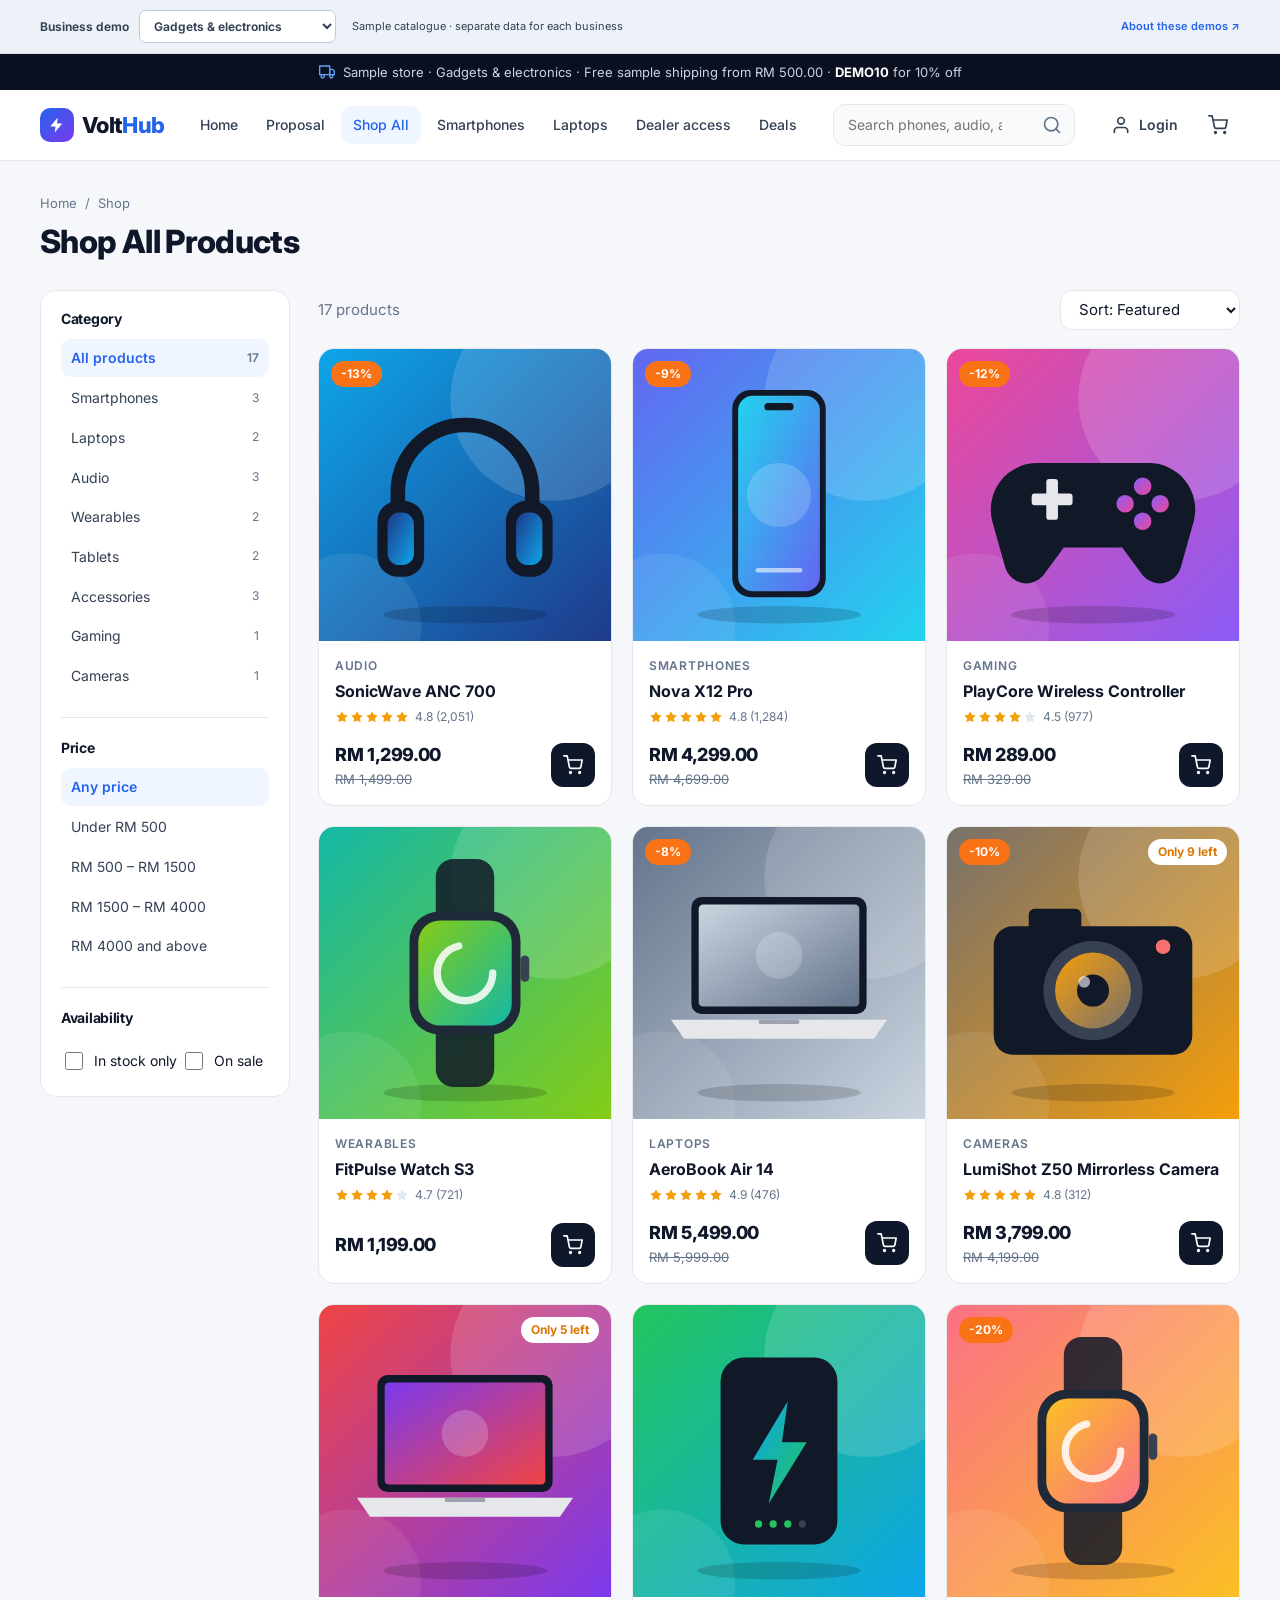
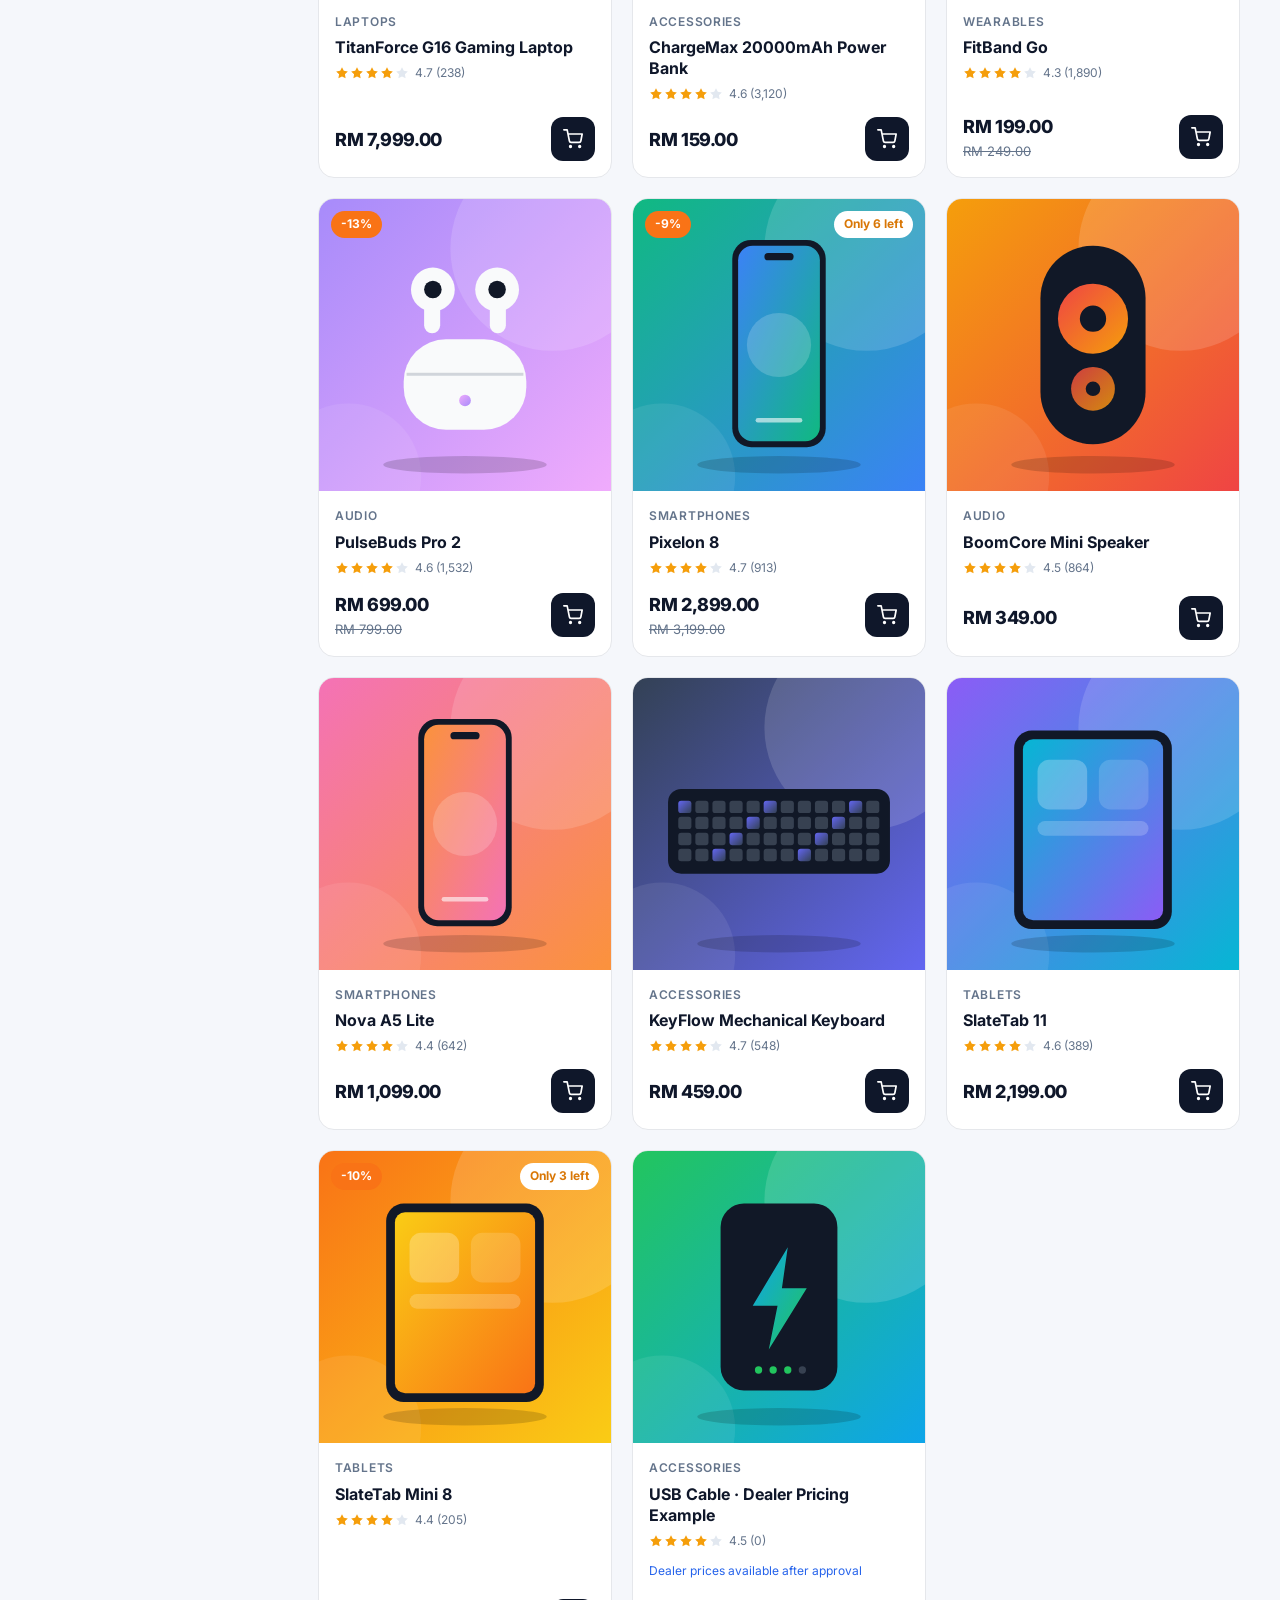
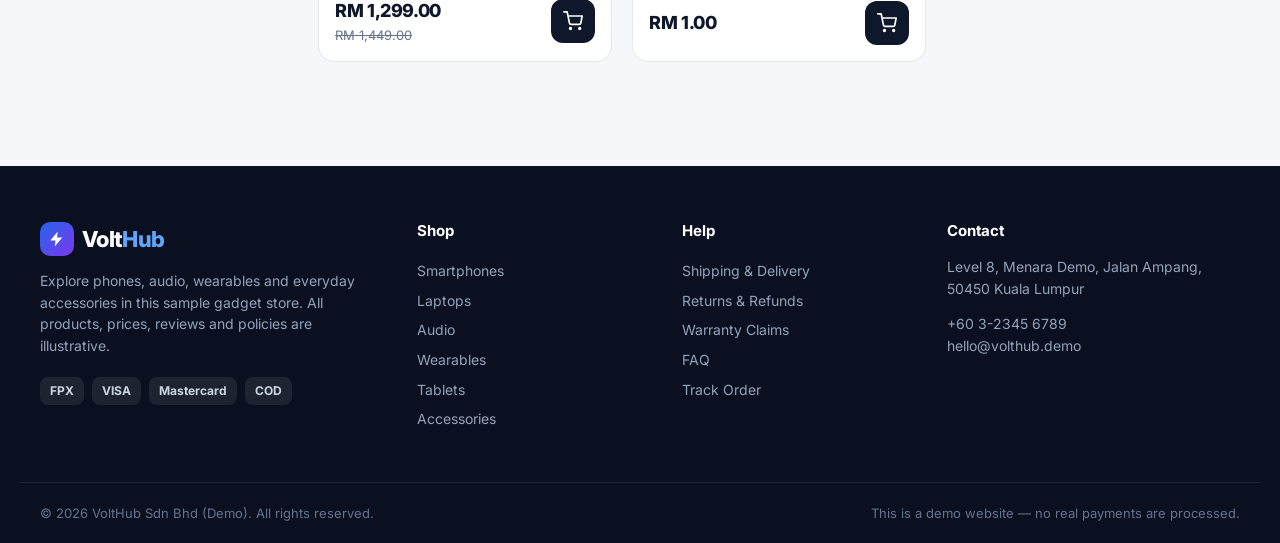
<file: shop.html>
<!doctype html>
<html lang="en">
<head>
  <meta charset="utf-8">
  <meta name="viewport" content="width=device-width, initial-scale=1">
  <title>Shop All — VoltHub</title>
  <link rel="preconnect" href="https://fonts.googleapis.com">
  <link href="https://fonts.googleapis.com/css2?family=Inter:wght@400;500;600;700;800&display=swap" rel="stylesheet">
  <link rel="stylesheet" href="assets/css/style.css">
</head>
<body data-base="">
  <div id="site-header"></div>

  <main class="container">
    <div class="page-head">
      <div class="breadcrumb"><a href="index.html">Home</a><span>/</span><span id="crumb">Shop</span></div>
      <h1 id="page-title">Shop All Products</h1>
    </div>

    <div class="shop-layout">
      <aside class="filters" id="filters">
        <div class="filter-group">
          <h4>Category</h4>
          <div class="filter-list" id="cat-filter"></div>
        </div>
        <div class="filter-group">
          <h4>Price</h4>
          <div class="filter-list" id="price-filter"></div>
        </div>
        <div class="filter-group">
          <h4>Availability</h4>
          <label class="checkbox"><input type="checkbox" id="instock"> In stock only</label>
          <label class="checkbox" style="margin-top:10px"><input type="checkbox" id="deals"> On sale</label>
        </div>
      </aside>

      <section>
        <div class="toolbar">
          <div style="display:flex;align-items:center;gap:10px;flex-wrap:wrap">
            <button class="btn btn-outline btn-sm filter-toggle" id="filter-toggle">Filters</button>
            <span class="muted" id="count"></span>
            <div class="chips" id="chips"></div>
          </div>
          <select class="select" id="sort" aria-label="Sort products">
            <option value="featured">Sort: Featured</option>
            <option value="popular">Most popular</option>
            <option value="rating">Top rated</option>
            <option value="price-asc">Price: Low to High</option>
            <option value="price-desc">Price: High to Low</option>
          </select>
        </div>
        <div class="grid grid-3" id="results"></div>
      </section>
    </div>
  </main>

  <div id="site-footer"></div>

  <script src="assets/js/data.js"></script>
  <script src="assets/js/profiles.js"></script>
  <script src="assets/js/store.js"></script>
  <script src="assets/js/ui.js"></script>
  <script>
    const params = new URLSearchParams(location.search);
    const PRICES = Demo.priceRanges();
    const state = {
      q: params.get('q') || '',
      cat: DATA.categories.some(c=>c.id===params.get('cat')) ? params.get('cat') : 'all',
      price: params.get('price') || 'all',
      sort: params.get('sort') || 'featured',
      instock: params.get('instock') === '1',
      deals: params.get('deals') === '1'
    };

    UI.renderHeader(state.deals ? 'deals' : (state.cat !== 'all' ? state.cat : 'shop'));
    UI.renderFooter();

    const products = Store.products();
    const $ = (id) => document.getElementById(id);

    function syncUrl() {
      const p = new URLSearchParams();
      p.set('demo', Demo.active);
      if (state.q) p.set('q', state.q);
      if (state.cat !== 'all') p.set('cat', state.cat);
      if (state.price !== 'all') p.set('price', state.price);
      if (state.sort !== 'featured') p.set('sort', state.sort);
      if (state.instock) p.set('instock', '1');
      if (state.deals) p.set('deals', '1');
      history.replaceState(null, '', 'shop.html' + (p.toString() ? '?' + p : ''));
    }

    function render() {
      const range = PRICES.find((r) => r.id === state.price) || PRICES[0];
      const q = state.q.toLowerCase();
      let list = products.filter((p) =>
        (state.cat === 'all' || p.category === state.cat) &&
        p.price >= range.min && p.price < range.max &&
        (!state.instock || p.stock > 0) &&
        (!state.deals || UI.discountPct(p) > 0) &&
        (!q || (p.name + ' ' + p.short + ' ' + Store.category(p.category).name).toLowerCase().includes(q))
      );
      const sorters = {
        featured: (a, b) => (b.featured - a.featured) || (b.reviews - a.reviews),
        popular: (a, b) => b.reviews - a.reviews,
        rating: (a, b) => b.rating - a.rating,
        'price-asc': (a, b) => a.price - b.price,
        'price-desc': (a, b) => b.price - a.price
      };
      list.sort(sorters[state.sort] || sorters.featured);

      // Category list
      $('cat-filter').innerHTML = [{ id: 'all', name: 'All products' }].concat(DATA.categories).map((c) => {
        const n = c.id === 'all' ? products.length : products.filter((p) => p.category === c.id).length;
        return `<button class="filter-item ${state.cat === c.id ? 'active' : ''}" data-cat="${c.id}">${c.name}<small>${n}</small></button>`;
      }).join('');
      $('price-filter').innerHTML = PRICES.map((r) => `<button class="filter-item ${state.price === r.id ? 'active' : ''}" data-price="${r.id}">${r.label}</button>`).join('');
      $('instock').checked = state.instock;
      $('deals').checked = state.deals;
      $('sort').value = state.sort;

      // Title + crumbs
      const catName = state.cat !== 'all' ? Store.category(state.cat).name : null;
      $('page-title').textContent = state.q ? `Results for “${state.q}”` : state.deals ? 'Hot Deals' : (catName || 'Shop All Products');
      $('crumb').textContent = catName || 'Shop';
      document.title = $('page-title').textContent + ' — VoltHub';

      // Chips
      const chips = [];
      if (state.q) chips.push(['q', `“${state.q}”`]);
      if (catName) chips.push(['cat', catName]);
      if (state.price !== 'all') chips.push(['price', range.label]);
      if (state.instock) chips.push(['instock', 'In stock']);
      if (state.deals) chips.push(['deals', 'On sale']);
      $('chips').innerHTML = chips.map(([k, l]) => `<span class="chip">${UI.esc(l)}<button data-clear="${k}" aria-label="Remove filter">${UI.ICONS.close}</button></span>`).join('');

      $('count').textContent = `${list.length} product${list.length === 1 ? '' : 's'}`;
      $('results').innerHTML = list.length
        ? list.map(UI.productCard).join('')
        : `<div class="empty" style="grid-column:1/-1"><div class="empty-ic">${UI.ICONS.search}</div><h3>No products found</h3><p>Try a different search or clear your filters.</p><button class="btn btn-primary" data-clear="all">Clear all filters</button></div>`;
      syncUrl();
    }

    document.addEventListener('click', (e) => {
      const cat = e.target.closest('[data-cat]');
      const price = e.target.closest('[data-price]');
      const clear = e.target.closest('[data-clear]');
      if (cat) { state.cat = cat.dataset.cat; render(); }
      if (price) { state.price = price.dataset.price; render(); }
      if (clear) {
        const k = clear.dataset.clear;
        if (k === 'all') Object.assign(state, { q: '', cat: 'all', price: 'all', instock: false, deals: false });
        else if (k === 'q') { state.q = ''; document.querySelector('.search input').value = ''; }
        else if (k === 'cat' || k === 'price') state[k] = 'all';
        else state[k] = false;
        render();
      }
    });
    $('instock').addEventListener('change', (e) => { state.instock = e.target.checked; render(); });
    $('deals').addEventListener('change', (e) => { state.deals = e.target.checked; render(); });
    $('sort').addEventListener('change', (e) => { state.sort = e.target.value; render(); });
    $('filter-toggle').addEventListener('click', () => $('filters').classList.toggle('open'));

    render();
  </script>
</body>
</html>
</file>
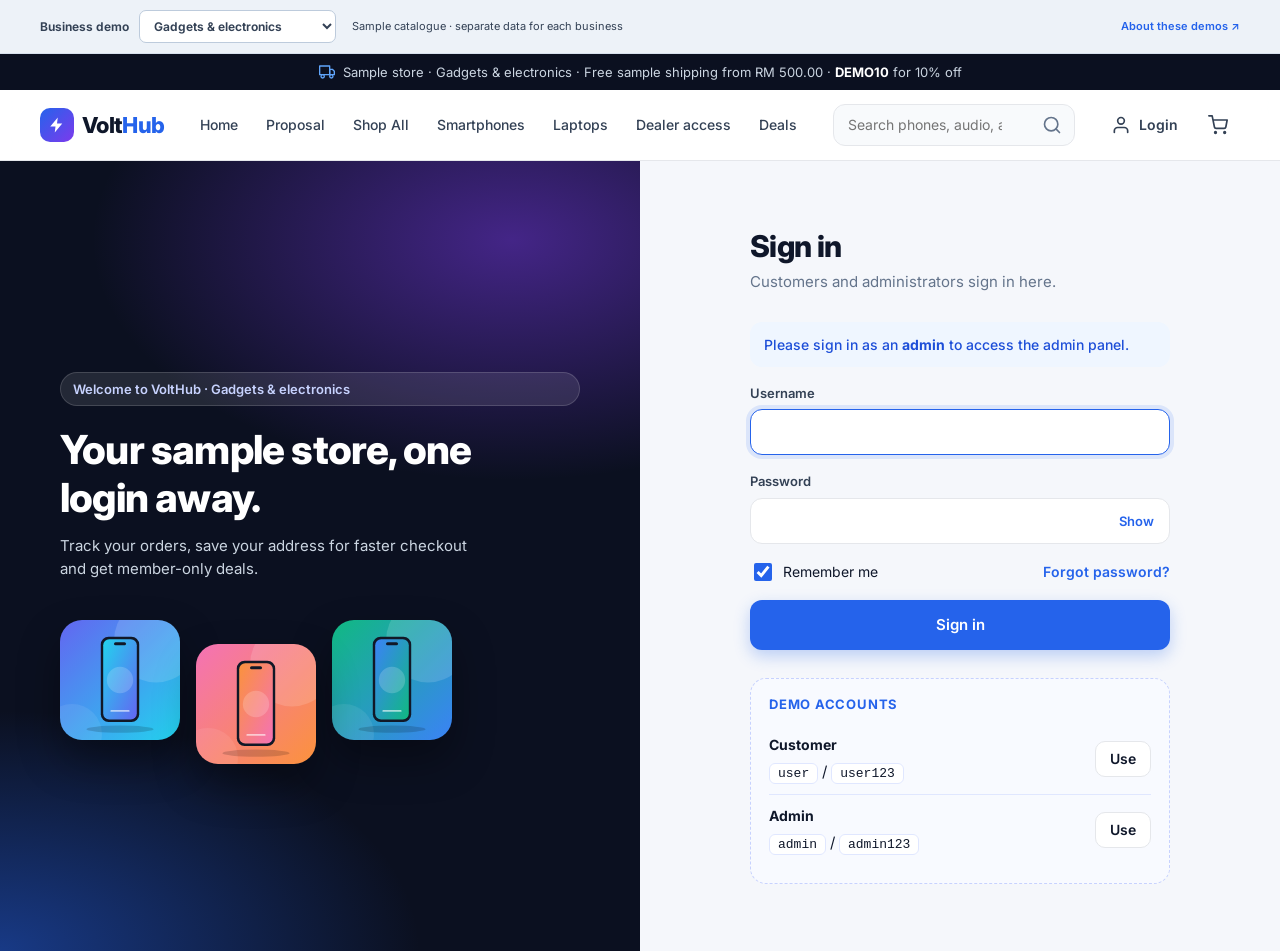
<file: admin/customers.html>
<!doctype html>
<html lang="en">
<head>
  <meta charset="utf-8">
  <meta name="viewport" content="width=device-width, initial-scale=1">
  <title>Customers — VoltHub Admin</title>
  <link rel="preconnect" href="https://fonts.googleapis.com">
  <link href="https://fonts.googleapis.com/css2?family=Inter:wght@400;500;600;700;800&display=swap" rel="stylesheet">
  <link rel="stylesheet" href="../assets/css/style.css">
  <link rel="stylesheet" href="../assets/css/admin.css">
</head>
<body data-base="../">
  <div id="admin-app"></div>

  <script src="../assets/js/data.js"></script>
  <script src="../assets/js/profiles.js"></script>
  <script src="../assets/js/store.js"></script>
  <script src="../assets/js/ui.js"></script>
  <script src="../assets/js/admin.js"></script>
  <script>
    const root = Admin.mount('customers', 'Customers', 'Your registered customers and their activity');
    if (root) {
      const orders = Store.orders();
      const customers = DATA.customers.map((c) => {
        const mine = orders.filter((o) => o.customerId === c.id);
        const valid = mine.filter((o) => o.status !== 'Cancelled');
        return Object.assign({}, c, {
          orders: mine,
          count: mine.length,
          spent: valid.reduce((s, o) => s + o.total, 0),
          last: mine.length ? mine.reduce((a, o) => (o.createdAt > a ? o.createdAt : a), mine[0].createdAt) : null
        });
      }).sort((a, b) => b.spent - a.spent);
      const total = customers.reduce((s, c) => s + c.spent, 0);

      root.innerHTML = `
        ${Admin.demoBanner()}
        <div class="kpis">
          <div class="kpi"><div class="kpi-top">Customers<span class="kpi-ic ic-blue">${UI.ICONS.users}</span></div><div class="kpi-value">${customers.length}</div><div class="kpi-foot">Registered accounts</div></div>
          <div class="kpi"><div class="kpi-top">Repeat buyers<span class="kpi-ic ic-purple">${UI.ICONS.refresh}</span></div><div class="kpi-value">${customers.filter((c) => c.count > 1).length}</div><div class="kpi-foot">Placed 2+ orders</div></div>
          <div class="kpi"><div class="kpi-top">Lifetime value<span class="kpi-ic ic-green">${UI.ICONS.dollar}</span></div><div class="kpi-value">${Store.formatRM(total / customers.length)}</div><div class="kpi-foot">Average per customer</div></div>
          <div class="kpi"><div class="kpi-top">Top customer<span class="kpi-ic ic-orange">${UI.ICONS.star}</span></div><div class="kpi-value" style="font-size:20px;margin-top:16px">${UI.esc(customers[0].name)}</div><div class="kpi-foot">${Store.formatRM(customers[0].spent)} spent</div></div>
        </div>
        <div class="admin-toolbar">
          <div class="search"><input type="search" id="q" placeholder="Search name, email, city…" aria-label="Search customers"><button type="button" aria-label="Search">${UI.ICONS.search}</button></div>
        </div>
        <div class="card">
          <div class="table-wrap" style="margin-top:-22px">
            <table class="table">
              <thead><tr><th>Customer</th><th>Phone</th><th>Location</th><th>Joined</th><th class="num">Orders</th><th class="num">Total spent</th><th>Last order</th><th></th></tr></thead>
              <tbody id="rows"></tbody>
            </table>
          </div>
        </div>`;

      function render(q) {
        q = (q || '').toLowerCase();
        const list = customers.filter((c) => !q || (c.name + ' ' + c.email + ' ' + c.city + ' ' + c.state).toLowerCase().includes(q));
        document.getElementById('rows').innerHTML = list.length ? list.map((c) => `
          <tr>
            <td><div class="cell-product"><span class="avatar">${c.name.split(' ').map((w) => w[0]).join('').slice(0, 2)}</span><div><b>${UI.esc(c.name)}${c.id === 'C001' ? ' <span class="status status-processing" style="margin-left:4px">Demo login</span>' : ''}</b><small>${UI.esc(c.email)}</small></div></div></td>
            <td>${UI.esc(c.phone)}</td>
            <td>${UI.esc(c.city)}, ${UI.esc(c.state)}</td>
            <td>${Store.formatDate(c.joined)}</td>
            <td class="num">${c.count}</td>
            <td class="num"><b>${Store.formatRM(c.spent)}</b></td>
            <td>${c.last ? Store.formatDate(c.last) : '—'}</td>
            <td><div class="row-actions"><button class="icon-btn" data-cust="${c.id}" title="View orders" aria-label="View orders for ${UI.esc(c.name)}">${UI.ICONS.eye}</button></div></td>
          </tr>`).join('') : `<tr><td colspan="8" style="text-align:center;padding:40px" class="muted">No customers found.</td></tr>`;
      }

      root.addEventListener('click', (e) => {
        const b = e.target.closest('[data-cust]');
        if (!b) return;
        const c = customers.find((x) => x.id === b.dataset.cust);
        UI.openModal(`
          <h2>${UI.esc(c.name)}</h2>
          <p class="muted" style="font-size:14px">${UI.esc(c.email)} · ${UI.esc(c.phone)}<br>${UI.esc(c.line1)}, ${UI.esc(c.postcode)} ${UI.esc(c.city)}, ${UI.esc(c.state)}</p>
          <div style="margin-top:20px">
            ${c.orders.length ? c.orders.map((o) => `<a href="orders.html?id=${o.id}" class="summary-row" style="border-bottom:1px solid var(--border);padding:12px 0;align-items:center"><span><b style="color:var(--text)">${o.id}</b><br><small class="muted">${Store.formatDate(o.createdAt)}</small></span>${UI.statusBadge(o.status)}<b style="color:var(--text)">${Store.formatRM(o.total)}</b></a>`).join('') : '<p class="muted">No orders yet.</p>'}
          </div>`);
      });
      document.getElementById('q').addEventListener('input', (e) => render(e.target.value));
      render();
    }
  </script>
</body>
</html>
</file>
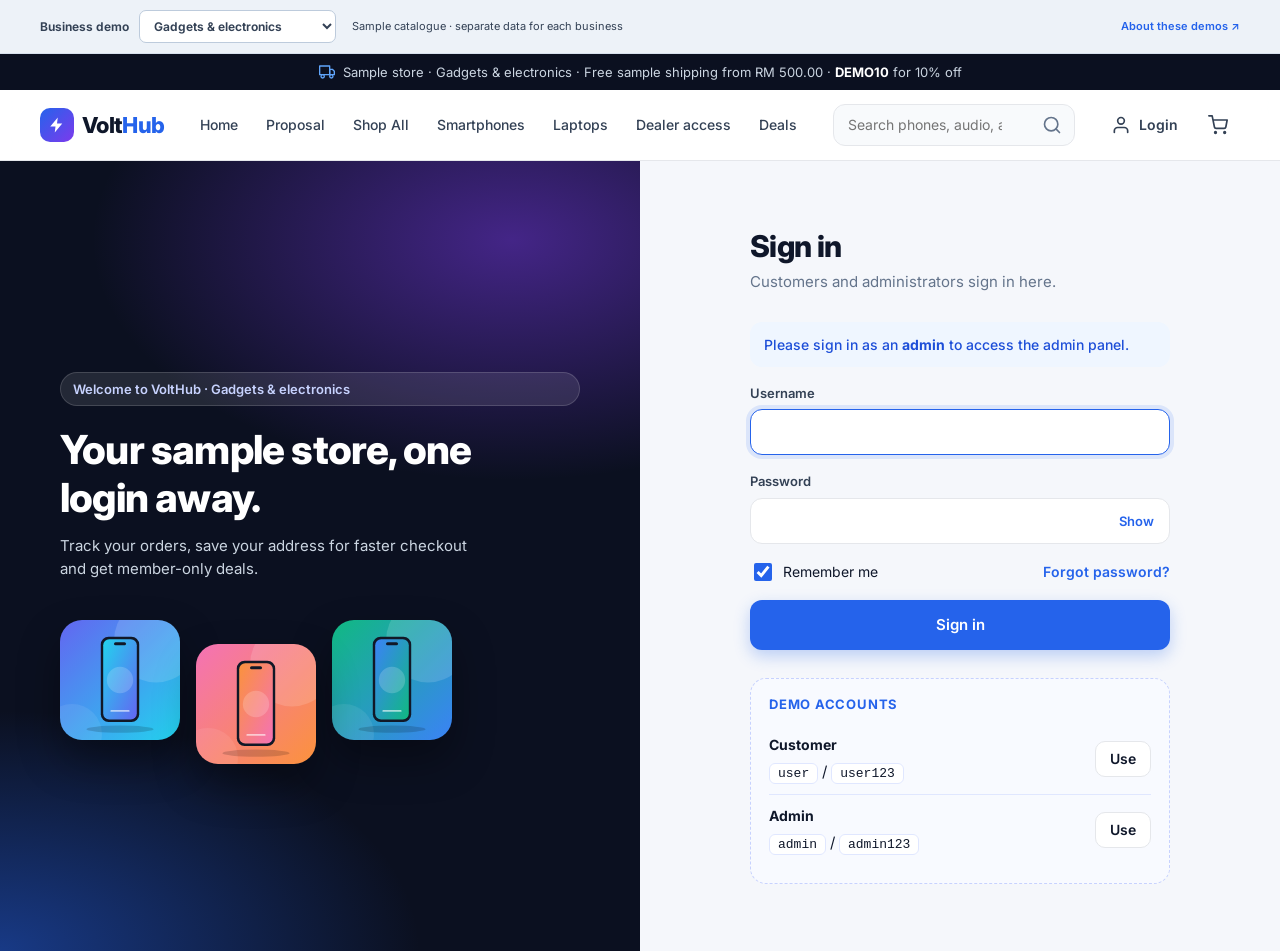
<file: admin/dealers.html>
<!doctype html>
<html lang="en">
<head><meta charset="utf-8"><meta name="viewport" content="width=device-width, initial-scale=1"><title>Dealer applications — VoltHub Admin</title><link rel="stylesheet" href="../assets/css/style.css"><link rel="stylesheet" href="../assets/css/admin.css"></head>
<body data-base="../"><div id="admin-app"></div><script src="../assets/js/data.js"></script><script src="../assets/js/profiles.js"></script><script src="../assets/js/store.js"></script><script src="../assets/js/ui.js"></script><script src="../assets/js/admin.js"></script>
<script>
  const root=Admin.mount('dealers','Dealer applications','Review business details before granting quantity pricing.');
  if(root) {
    let filter='all';
    function render() {
      const all=Store.dealerApplications(),rows=all.filter(a=>filter==='all'||a.status===filter).sort((a,b)=>new Date(b.submittedAt)-new Date(a.submittedAt));
      root.innerHTML=Admin.demoBanner()+`<div class="kpis">${['Pending','Approved','Rejected'].map(status=>`<div class="kpi"><div class="kpi-top">${status} applications</div><div class="kpi-value">${all.filter(a=>a.status===status).length}</div><div class="kpi-foot">${status==='Approved'?'Dealer prices active':status==='Pending'?'Waiting for admin review':'Can correct details and reapply'}</div></div>`).join('')}<div class="kpi"><div class="kpi-top">Bulk invitation</div><div class="kpi-value">&gt;100 units</div><div class="kpi-foot">Optional · regular orders are still allowed</div></div></div>
        <div class="card" style="margin-bottom:22px"><div class="card-head"><div><h3>Dealer order minimum</h3><p>Optional item subtotal before coupons, tax and delivery. Retail customers are unaffected.</p></div><a class="link" href="products.html">Set product rules →</a></div><form id="dealer-settings" class="admin-toolbar"><div class="field"><label for="order-minimum">Minimum dealer order value (RM)</label><input class="input" id="order-minimum" type="number" min="0" step="0.01" required value="${Store.wholesaleSettings().minimumOrderValue}"></div><button class="btn btn-primary btn-sm" type="submit">Save minimum</button><span class="muted" style="font-size:12px">Set 0 for no store-wide minimum. Product minimums still apply.</span></form></div>
        <div class="admin-toolbar"><label for="application-filter">Application status</label><select class="select" id="application-filter"><option value="all">All applications</option>${['Pending','Approved','Rejected'].map(s=>`<option ${s===filter?'selected':''}>${s}</option>`).join('')}</select><a href="../dealer.html" class="link" target="_blank" rel="noopener">View customer application page ↗</a></div><div class="card"><div class="table-wrap"><table class="table"><thead><tr><th>Business</th><th>Contact</th><th>Submitted</th><th>Status</th><th>Action</th></tr></thead><tbody>${rows.map(a=>`<tr><td><b>${UI.esc(a.company)}</b><br><small class="muted">${UI.esc(a.id)} · ${UI.esc(a.businessType)}</small></td><td>${UI.esc(a.contact)}<br><small>${UI.esc(a.email)}</small></td><td>${Store.formatDate(a.submittedAt)}</td><td>${UI.statusBadge(a.status)}</td><td><button class="btn btn-outline btn-sm" data-review="${UI.esc(a.id)}">Review</button></td></tr>`).join('')||'<tr><td colspan="5" class="muted" style="padding:35px;text-align:center">No applications in this view. Customers can apply from Dealer access on the storefront.</td></tr>'}</tbody></table></div></div>`;
      root.querySelector('#application-filter').addEventListener('change',e=>{filter=e.target.value;render();});
      root.querySelector('#dealer-settings').addEventListener('submit',e=>{e.preventDefault();const result=Store.saveWholesaleSettings({minimumOrderValue:root.querySelector('#order-minimum').value});UI.toast(result.ok?'Dealer order minimum saved':result.msg,result.ok?'success':'error');});
      root.querySelectorAll('[data-review]').forEach(b=>b.addEventListener('click',()=>review(b.dataset.review)));
    }
    function review(id) {
      const a=Store.dealerApplications().find(a=>a.id===id);if(!a)return;
      const fields=[['company','Business'],['registration','Registration'],['contact','Contact'],['email','Business email'],['phone','Phone'],['businessType','Business type'],['accountEmail','Customer account'],['address','Business address'],['notes','Expected orders / notes']];
      const modal=UI.openModal(`<h2>Review dealer application</h2><p class="muted">${UI.esc(a.id)} · ${UI.esc(a.status)}</p><dl class="dealer-review-grid">${fields.map(([key,label])=>`<div class="${['address','notes'].includes(key)?'full':''}"><dt>${label}</dt><dd>${UI.esc(a[key] || '—')}</dd></div>`).join('')}</dl><div class="field"><label for="review-note">Note for the applicant</label><textarea class="textarea" id="review-note" maxlength="2000" placeholder="Optional approval note or reason for declining">${UI.esc(a.reviewNote)}</textarea></div><p class="hint" style="margin-top:12px">Approval activates dealer rules on configured products. Declining an approved account removes its dealer access for future orders. Existing orders keep their recorded prices.</p><div class="dealer-action-row"><button class="btn btn-primary" id="approve-dealer">Approve dealer</button><button class="btn btn-outline" id="reject-dealer">${a.status==='Approved'?'Revoke access':'Decline application'}</button><button class="btn btn-ghost" id="close-review">Close</button></div>`,{wide:true});
      const save=status=>{const result=Store.reviewDealerApplication(id,status,modal.querySelector('#review-note').value);if(!result.ok){UI.toast(result.msg,'error');return;}UI.closeModal();render();UI.toast(status==='Approved'?'Dealer access approved':'Application declined; dealer access inactive');};
      modal.querySelector('#approve-dealer').addEventListener('click',()=>save('Approved'));
      modal.querySelector('#reject-dealer').addEventListener('click',()=>save('Rejected'));
      modal.querySelector('#close-review').addEventListener('click',UI.closeModal);
    }
    window.addEventListener('storage',e=>{if(e.key===Store.storagePrefix+'dealers')render();});render();
  }
</script></body></html>
</file>
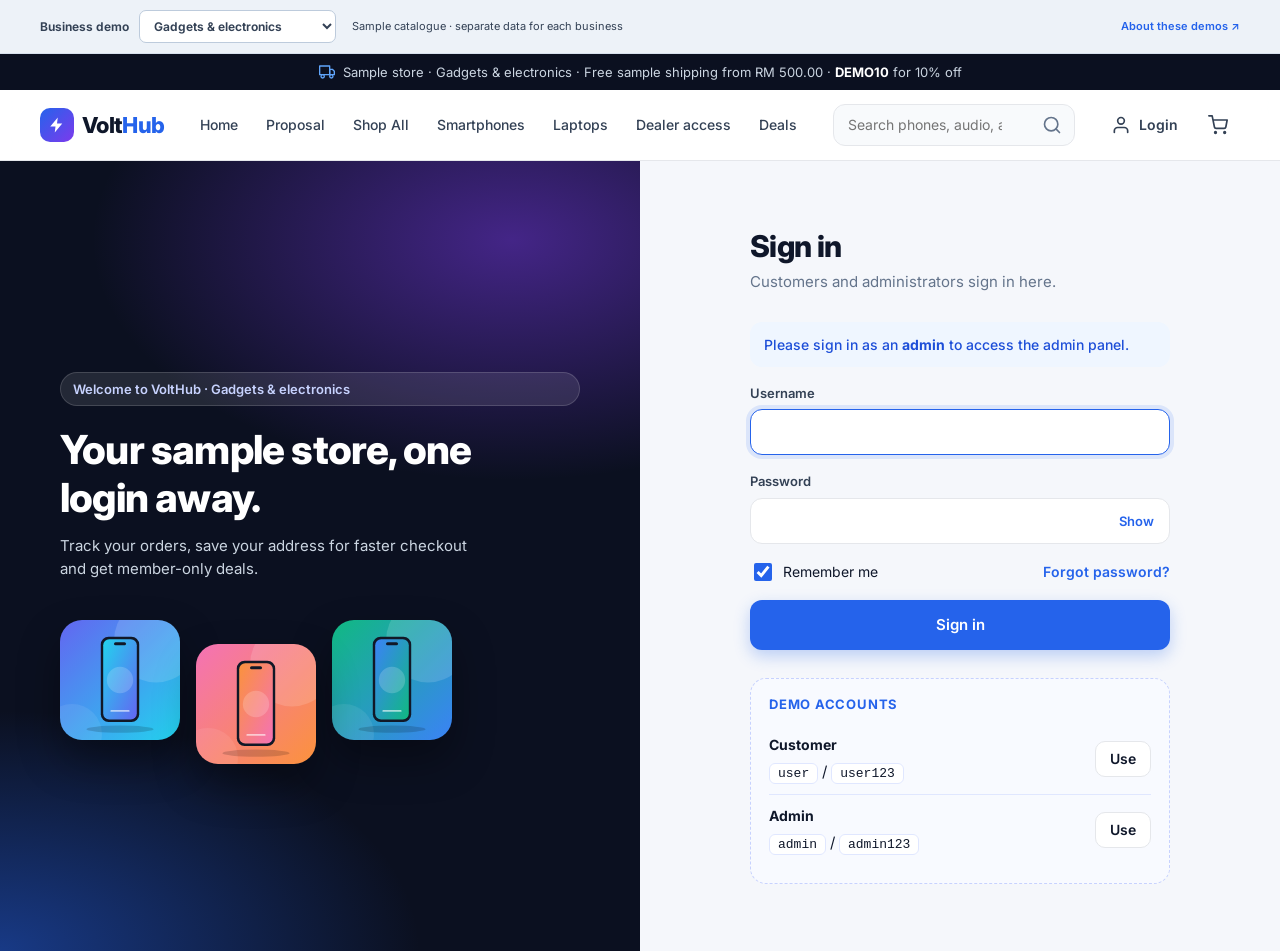
<file: admin/orders.html>
<!doctype html>
<html lang="en">
<head>
  <meta charset="utf-8">
  <meta name="viewport" content="width=device-width, initial-scale=1">
  <title>Orders — VoltHub Admin</title>
  <link rel="preconnect" href="https://fonts.googleapis.com">
  <link href="https://fonts.googleapis.com/css2?family=Inter:wght@400;500;600;700;800&display=swap" rel="stylesheet">
  <link rel="stylesheet" href="../assets/css/style.css">
  <link rel="stylesheet" href="../assets/css/admin.css">
</head>
<body data-base="../">
  <div id="admin-app"></div>

  <script src="../assets/js/data.js"></script>
  <script src="../assets/js/profiles.js"></script>
  <script src="../assets/js/store.js"></script>
  <script src="../assets/js/ui.js"></script>
  <script src="../assets/js/admin.js"></script>
  <script>
    const root = Admin.mount('orders', 'Orders', 'View and manage customer orders');
    if (root) {
      const state = { status: 'All', q: '' };
      root.innerHTML = `
        ${Admin.demoBanner()}
        <div class="admin-toolbar">
          <div class="seg" id="seg"></div>
          <div class="search"><input type="search" id="q" placeholder="Search order ID, customer, email…" aria-label="Search orders"><button type="button" aria-label="Search">${UI.ICONS.search}</button></div>
        </div>
        <div class="card">
          <div class="table-wrap" style="margin-top:-22px">
            <table class="table">
              <thead><tr><th>Order</th><th>Date</th><th>Customer</th><th>Items</th><th>Payment</th><th>Status</th><th class="num">Total</th><th></th></tr></thead>
              <tbody id="rows"></tbody>
            </table>
          </div>
        </div>`;

      function render(highlight) {
        const orders = Store.orders();
        const statuses = ['All'].concat(Store.STATUSES, 'Cancelled');
        document.getElementById('seg').innerHTML = statuses.map((s) => {
          const n = s === 'All' ? orders.length : orders.filter((o) => o.status === s).length;
          return `<button class="${state.status === s ? 'active' : ''}" data-status="${s}">${s}<span>${n}</span></button>`;
        }).join('');
        const q = state.q.toLowerCase();
        const list = orders.filter((o) => (state.status === 'All' || o.status === state.status) &&
          (!q || (o.id + ' ' + o.customerName + ' ' + o.email).toLowerCase().includes(q)));
        document.getElementById('rows').innerHTML = list.length ? list.map((o) => `
          <tr class="${o.id === highlight ? 'new-row' : ''}">
            <td><b>${o.id}</b></td>
            <td>${Store.formatDate(o.createdAt, true)}</td>
            <td><b style="font-weight:600">${UI.esc(o.customerName)}</b><br><small class="muted">${UI.esc(o.email)}</small></td>
            <td>${o.items.reduce((n, i) => n + i.qty, 0)} item(s)</td>
            <td>${UI.esc(o.payment)}</td>
            <td>${UI.statusBadge(o.status)}</td>
            <td class="num"><b>${Store.formatRM(o.total)}</b></td>
            <td><div class="row-actions"><button class="icon-btn" data-view="${o.id}" aria-label="View ${o.id}" title="View / update">${UI.ICONS.eye}</button></div></td>
          </tr>`).join('') : `<tr><td colspan="8" style="text-align:center;padding:40px" class="muted">No orders match your filters.</td></tr>`;
      }

      root.addEventListener('click', (e) => {
        const s = e.target.closest('[data-status]');
        if (s) { state.status = s.dataset.status; render(); }
        const v = e.target.closest('[data-view]');
        if (v) Admin.orderModal(v.dataset.view, (o) => render(o.id));
      });
      document.getElementById('q').addEventListener('input', (e) => { state.q = e.target.value; render(); });

      render();
      const open = new URLSearchParams(location.search).get('id');
      if (open) Admin.orderModal(open, (o) => render(o.id));
    }
  </script>
</body>
</html>
</file>
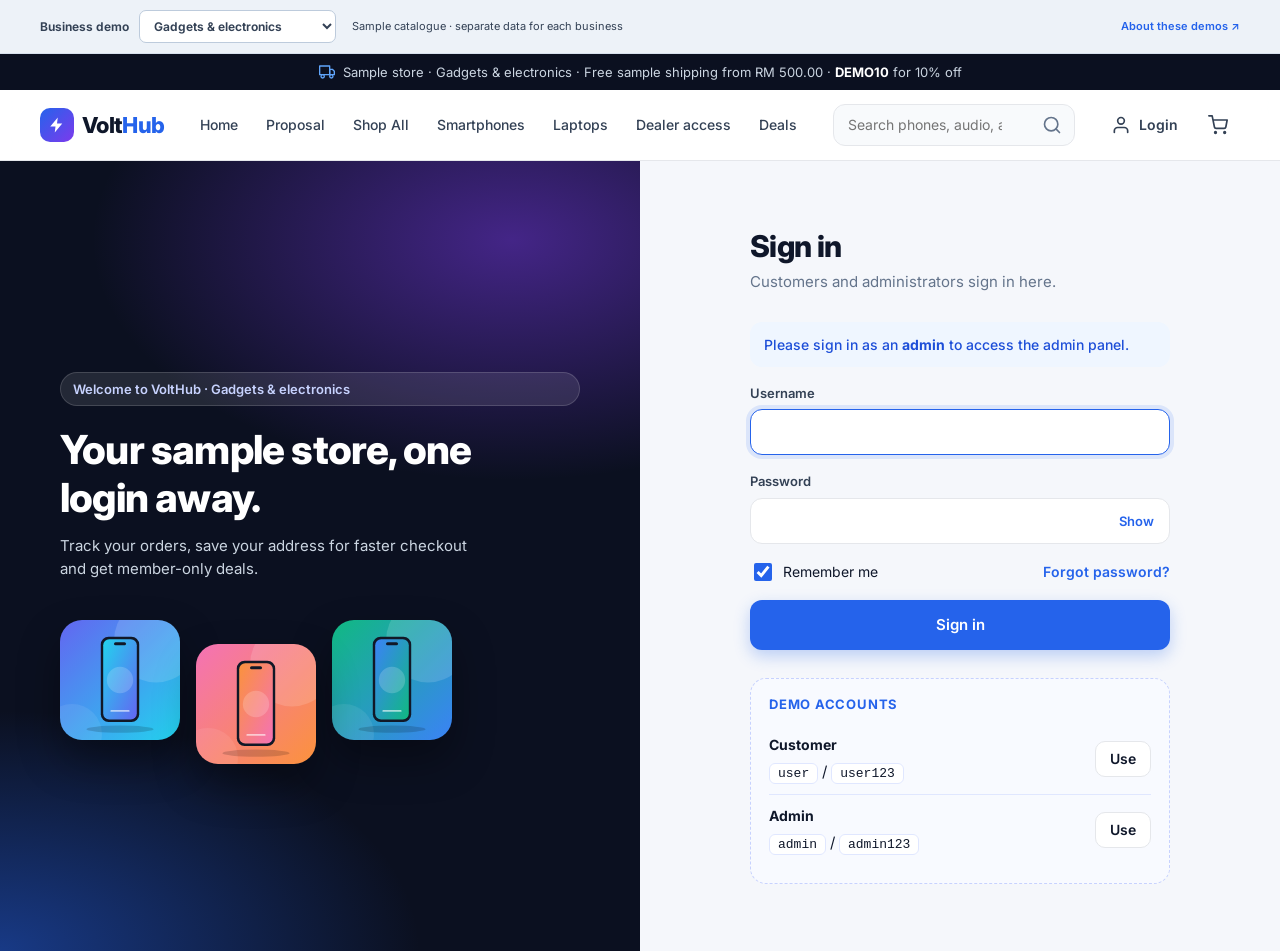
<file: admin/products.html>
<!doctype html>
<html lang="en">
<head>
  <meta charset="utf-8">
  <meta name="viewport" content="width=device-width, initial-scale=1">
  <title>Products — VoltHub Admin</title>
  <link rel="preconnect" href="https://fonts.googleapis.com">
  <link href="https://fonts.googleapis.com/css2?family=Inter:wght@400;500;600;700;800&display=swap" rel="stylesheet">
  <link rel="stylesheet" href="../assets/css/style.css">
  <link rel="stylesheet" href="../assets/css/admin.css">
</head>
<body data-base="../">
  <div id="admin-app"></div>

  <script src="../assets/js/data.js"></script>
  <script src="../assets/js/profiles.js"></script>
  <script src="../assets/js/store.js"></script>
  <script src="../assets/js/ui.js"></script>
  <script src="../assets/js/admin.js"></script>
  <script>
    const root = Admin.mount('products', 'Products', 'Add, edit and manage your catalogue');
    if (root) {
      const I = UI.ICONS;
      const state = { q: '', cat: 'all' };
      const ART_TYPES = ['phone', 'laptop', 'tablet', 'headphones', 'earbuds', 'watch', 'speaker', 'camera', 'controller', 'powerbank', 'keyboard', 'brake', 'filter', 'oil', 'battery', 'bulb', 'tool', 'snack', 'box', 'bottle', 'bag'];

      document.getElementById('top-actions').innerHTML = `<button class="btn btn-primary btn-sm" id="add-product">${I.plus}<span class="hide-sm">Add Product</span></button>`;
      root.innerHTML = `
        ${Admin.demoBanner()}
        <div class="admin-toolbar">
          <div class="search"><input type="search" id="q" placeholder="Search products…" aria-label="Search products"><button type="button" aria-label="Search">${I.search}</button></div>
          <select class="select" id="cat" aria-label="Category"><option value="all">All categories</option>${DATA.categories.map((c) => `<option value="${c.id}">${c.name}</option>`).join('')}</select>
          <span class="muted" id="count" style="margin-left:auto;font-size:14px"></span>
        </div>
        <div class="card">
          <div class="table-wrap" style="margin-top:-22px">
            <table class="table">
              <thead><tr><th>Product</th><th>Category</th><th class="num">Price</th><th class="num">Stock</th><th>Featured</th><th></th></tr></thead>
              <tbody id="rows"></tbody>
            </table>
          </div>
        </div>`;

      function render(highlight) {
        const q = state.q.toLowerCase();
        const all = Store.products();
        const list = all.filter((p) => (state.cat === 'all' || p.category === state.cat) && (!q || (p.name + ' ' + p.id).toLowerCase().includes(q)));
        document.getElementById('count').textContent = `${list.length} of ${all.length} products`;
        document.getElementById('rows').innerHTML = list.length ? list.map((p) => `
          <tr class="${p.id === highlight ? 'new-row' : ''}">
            <td><div class="cell-product"><div class="cart-thumb">${UI.art(p)}</div><div><b>${UI.esc(p.name)}</b><small>${p.id} · ★ ${p.rating}</small></div></div></td>
            <td>${UI.esc(Store.category(p.category).name)}</td>
            <td class="num"><b>${Store.formatRM(p.price)}</b>${p.oldPrice ? `<br><small class="muted" style="text-decoration:line-through">${Store.formatRM(p.oldPrice)}</small>` : ''}</td>
            <td class="num"><span class="${p.stock === 0 ? 'stock-out' : p.stock < 10 ? 'stock-low' : ''}">${p.stock}</span></td>
            <td><label class="switch" title="Show on homepage"><input type="checkbox" data-feature="${p.id}" ${p.featured ? 'checked' : ''}><span></span></label></td>
            <td><div class="row-actions">
              <a class="icon-btn" href="../product.html?id=${p.id}" target="_blank" rel="noopener" title="View in store" aria-label="View ${UI.esc(p.name)}">${I.eye}</a>
              <button class="icon-btn" data-edit="${p.id}" title="Edit" aria-label="Edit ${UI.esc(p.name)}">${I.edit}</button>
              <button class="icon-btn danger" data-delete="${p.id}" title="Delete" aria-label="Delete ${UI.esc(p.name)}">${I.trash}</button>
            </div></td>
          </tr>`).join('') : `<tr><td colspan="6" style="text-align:center;padding:40px" class="muted">No products found.</td></tr>`;
      }

      function productForm(p) {
        const isNew = !p;
        p = p || { id: '', name: '', category: DATA.categories[0].id, art: DATA.categories[0].art, colors: DATA.categories[0].colors, price: '', oldPrice: '', stock: 10, rating: 4.5, reviews: 0, featured: false, short: '', desc: '', specs: { Note: 'Sample product information' } };
        const m = UI.openModal(`
          <h2>${isNew ? 'Add new product' : 'Edit product'}</h2>
          <p class="muted" style="font-size:14px">${isNew ? 'The product will appear in the storefront immediately.' : p.id}</p>
          <form id="pform" style="margin-top:20px">
            <div style="display:flex;gap:18px;align-items:flex-start;margin-bottom:18px">
              <div class="art-preview" id="preview"></div>
              <div style="flex:1;display:grid;gap:12px">
                <div class="field"><label for="f-art">Illustration</label><select class="select" id="f-art">${ART_TYPES.map((t) => `<option ${t === p.art ? 'selected' : ''}>${t}</option>`).join('')}</select></div>
                <div class="field"><label>Colours</label><div class="color-row"><input type="color" id="f-c1" value="${p.colors[0]}" aria-label="Colour 1"><input type="color" id="f-c2" value="${p.colors[1]}" aria-label="Colour 2"></div></div>
              </div>
            </div>
            <div class="form-grid">
              <div class="field full"><label for="f-name">Product name *</label><input class="input" id="f-name" required value="${UI.esc(p.name)}"></div>
              <div class="field"><label for="f-cat">Category</label><select class="select" id="f-cat">${DATA.categories.map((c) => `<option value="${c.id}" ${c.id === p.category ? 'selected' : ''}>${c.name}</option>`).join('')}</select></div>
              <div class="field"><label for="f-stock">Stock *</label><input class="input" id="f-stock" type="number" min="0" required value="${p.stock}"></div>
              <div class="field"><label for="f-price">Price (RM) *</label><input class="input" id="f-price" type="number" min="0.01" step="0.01" required value="${p.price}"></div>
              <div class="field"><label for="f-old">Original price (RM)</label><input class="input" id="f-old" type="number" min="0" step="0.01" value="${p.oldPrice || ''}" placeholder="Leave blank if not on sale"></div>
              <div class="field full"><label for="f-short">Short description</label><input class="input" id="f-short" value="${UI.esc(p.short)}"></div>
              <div class="field full"><label for="f-desc">Full description</label><textarea class="textarea" id="f-desc">${UI.esc(p.desc)}</textarea></div>
              <div class="field full"><label for="f-specs">Specifications (one per line: Name: Value)</label><textarea class="textarea" id="f-specs" placeholder="Pack size: 12 pieces">${UI.esc(Object.entries(p.specs || {}).map(([key,value])=>key+': '+value).join('\n'))}</textarea></div>
              <label class="checkbox full"><input type="checkbox" id="f-featured" ${p.featured ? 'checked' : ''}> Feature on homepage</label>
              <fieldset class="dealer-rule-editor full"><legend>Approved dealer pricing</legend>
                <label class="checkbox"><input type="checkbox" id="f-wholesale" ${p.wholesale?.enabled ? 'checked' : ''}> Enable dealer minimums and quantity pricing</label>
                <p class="hint">Retail customers still buy from 1 unit at the regular price. These rules apply only after dealer approval.</p>
                <div class="form-grid" id="wholesale-fields" style="margin-top:14px">
                  <div class="field"><label for="f-minimum">Minimum units per product</label><input class="input" id="f-minimum" type="number" min="1" step="1" value="${p.wholesale?.minimum || 100}"></div>
                  <div class="field"><label for="f-multiple">Pack increment (units)</label><input class="input" id="f-multiple" type="number" min="1" step="1" value="${p.wholesale?.multiple || 1}"></div>
                  <div class="field full"><label for="f-tiers">Quantity : total price in RM (one price break per line)</label><textarea class="textarea" id="f-tiers" placeholder="50: 45\n100: 85">${UI.esc((p.wholesale?.tiers || []).map(t=>t.quantity+': '+t.total).join('\n'))}</textarea><p class="hint">Example: 50: 45 means RM 45 for 50 units (RM 0.90 each). At 100: 85, quantities of 100 or more use RM 0.85 each. 150 units cost RM 127.50. The first price break must match the minimum; use a minimum of 50 for this example. Retail coupons do not stack with dealer prices.</p></div>
                </div>
              </fieldset>
            </div>
            <div class="modal-actions">
              <button type="button" class="btn btn-outline" onclick="UI.closeModal()">Cancel</button>
              <button type="submit" class="btn btn-primary">${isNew ? 'Add Product' : 'Save Changes'}</button>
            </div>
          </form>`);

        const $ = (id) => m.querySelector('#' + id);
        const preview = () => { $('preview').innerHTML = UI.art({ name: $('f-name').value, art: $('f-art').value, colors: [$('f-c1').value, $('f-c2').value] }); };
        ['f-art', 'f-c1', 'f-c2'].forEach((id) => $(id).addEventListener('input', preview));
        preview();
        const toggleWholesale = () => {
          const enabled=$('f-wholesale').checked;
          $('wholesale-fields').hidden=!enabled;
          ['f-minimum','f-multiple','f-tiers'].forEach(id=>{$(id).disabled=!enabled;$(id).required=enabled;});
        };
        $('f-wholesale').addEventListener('change',toggleWholesale);toggleWholesale();

        $('pform').addEventListener('submit', (e) => {
          e.preventDefault();
          const name = $('f-name').value.trim();
          const price = parseFloat($('f-price').value);
          const stock = parseInt($('f-stock').value, 10);
          const old = parseFloat($('f-old').value);
          if (!name || !(price > 0) || !(stock >= 0)) { UI.toast('Please enter a name, price and stock', 'error'); return; }
          if (old && old <= price) { UI.toast('Original price must be higher than the selling price', 'error'); return; }
          const wholesale={enabled:$('f-wholesale').checked,minimum:Number($('f-minimum').value),multiple:Number($('f-multiple').value),tiers:[]};
          if(wholesale.enabled) {
            for(const line of $('f-tiers').value.split('\n').filter(s=>s.trim())) {
              const parts=line.split(':');
              if(parts.length!==2 || !parts[0].trim() || !parts[1].trim()) {UI.toast('Use quantity: total price for each price break.','error');return;}
              wholesale.tiers.push({quantity:Number(parts[0].trim()),total:Number(parts[1].trim())});
            }
            const error=Store.validateWholesaleRule(wholesale);
            if(error) {UI.toast(error,'error');return;}
            wholesale.tiers.sort((a,b)=>a.quantity-b.quantity);
          }
          const specs = {};
          for (const line of $('f-specs').value.split('\n').filter(s=>s.trim())) {
            const colon = line.indexOf(':');
            if (colon < 1 || !line.slice(colon+1).trim()) { UI.toast('Use Name: Value for each specification', 'error'); return; }
            const key = line.slice(0,colon).trim();
            if (['__proto__','constructor','prototype'].includes(key)) { UI.toast('Please use another specification name', 'error'); return; }
            specs[key] = line.slice(colon+1).trim();
          }
          const list = Store.products();
          const data = {
            name, price, stock, oldPrice: old || null, specs, wholesale,
            category: $('f-cat').value, art: $('f-art').value, colors: [$('f-c1').value, $('f-c2').value],
            short: $('f-short').value.trim(), desc: $('f-desc').value.trim() || $('f-short').value.trim(), featured: $('f-featured').checked
          };
          let id = p.id;
          if (isNew) {
            const max = list.reduce((m, x) => Math.max(m, parseInt(x.id.replace(/\D/g, ''), 10) || 0), 1000);
            id = (DATA.demoProfile === 'automotive' ? 'A' : DATA.demoProfile === 'grocery' ? 'G' : 'P') + (max + 1);
            list.unshift(Object.assign({}, p, data, { id }));
          } else {
            Object.assign(list.find((x) => x.id === p.id), data);
          }
          Store.saveProducts(list);
          UI.closeModal();
          UI.toast(isNew ? `${name} added` : `${name} updated`);
          render(id);
        });
      }

      root.addEventListener('click', (e) => {
        const ed = e.target.closest('[data-edit]');
        const del = e.target.closest('[data-delete]');
        if (ed) productForm(Store.product(ed.dataset.edit));
        if (del) {
          const p = Store.product(del.dataset.delete);
          if (p && confirm(`Delete "${p.name}"? It will be removed from the storefront.`)) {
            Store.saveProducts(Store.products().filter((x) => x.id !== p.id));
            UI.toast(`${p.name} deleted`);
            render();
          }
        }
      });
      root.addEventListener('change', (e) => {
        const f = e.target.dataset.feature;
        if (!f) return;
        const list = Store.products();
        const p = list.find((x) => x.id === f);
        p.featured = e.target.checked;
        Store.saveProducts(list);
        UI.toast(`${p.name} ${p.featured ? 'featured on' : 'removed from'} homepage`);
      });
      document.getElementById('add-product').addEventListener('click', () => productForm(null));
      document.getElementById('q').addEventListener('input', (e) => { state.q = e.target.value; render(); });
      document.getElementById('cat').addEventListener('change', (e) => { state.cat = e.target.value; render(); });
      render();
    }
  </script>
</body>
</html>
</file>
<file: assets/css/style.css>
/* =========================================================
   VoltHub Demo Store — storefront styles
   ========================================================= */
:root {
  --bg: #f5f7fb;
  --surface: #ffffff;
  --surface-2: #f8fafc;
  --text: #0f172a;
  --text-2: #334155;
  --muted: #64748b;
  --border: #e5e7eb;
  --primary: #2563eb;
  --primary-600: #1d4ed8;
  --primary-50: #eff6ff;
  --accent: #f97316;
  --success: #16a34a;
  --success-50: #f0fdf4;
  --warning: #d97706;
  --warning-50: #fffbeb;
  --danger: #dc2626;
  --danger-50: #fef2f2;
  --dark: #0b1020;
  --dark-2: #141a2e;
  --radius: 16px;
  --radius-sm: 10px;
  --shadow: 0 1px 2px rgba(15, 23, 42, .05), 0 4px 18px rgba(15, 23, 42, .06);
  --shadow-lg: 0 20px 50px rgba(15, 23, 42, .16);
  --font: 'Inter', system-ui, -apple-system, 'Segoe UI', Roboto, sans-serif;
}

*, *::before, *::after { box-sizing: border-box; }
html { -webkit-text-size-adjust: 100%; }
body { margin: 0; font-family: var(--font); background: var(--bg); color: var(--text); font-size: 15px; line-height: 1.55; -webkit-font-smoothing: antialiased; }
body.no-scroll { overflow: hidden; }
a { color: inherit; text-decoration: none; }
img, svg { display: block; max-width: 100%; }
button, input, select, textarea { font: inherit; color: inherit; }
button { cursor: pointer; }
h1, h2, h3, h4 { margin: 0; line-height: 1.2; letter-spacing: -.02em; }
p { margin: 0; }
.container { width: 100%; max-width: 1240px; margin: 0 auto; padding: 0 20px; }
.muted { color: var(--muted); }
.hidden { display: none !important; }

/* Business selector stays outside the customer-facing shop navigation. */
.demo-switcher {background:#edf2f8;border-bottom:1px solid #d8e1ed;color:#334155;font-size:11px;line-height:1.45;}
.demo-switcher-inner,.admin-demo-switcher {display:flex;align-items:center;gap:16px;flex-wrap:wrap;padding-top:10px;padding-bottom:10px;}
.demo-profile-label {display:flex;align-items:center;gap:10px;font-size:12px;font-weight:650;white-space:nowrap;}
.demo-profile-label select {border:1px solid #bdcbdc;border-radius:7px;background:#fff;padding:7px 28px 7px 10px;font-size:12px;max-width:220px;}
.demo-switcher a {color:var(--primary);font-weight:600;margin-left:auto;}
.admin-demo-switcher {padding-left:28px;padding-right:28px;}
@media(max-width:640px){.demo-switcher-inner,.admin-demo-switcher{gap:7px 12px}.demo-profile-label{width:100%;justify-content:space-between}.demo-profile-label select{flex:1;max-width:none;min-width:0}.demo-switcher #demo-profile-note{font-size:10px;max-width:210px}.demo-switcher a{font-size:10px}.admin-demo-switcher{padding-left:16px;padding-right:16px}.header-inner{gap:14px}}

.dealer-rule-editor {border:1px solid var(--border);border-radius:12px;padding:16px;min-width:0;}
.dealer-rule-editor legend {font-weight:700;font-size:14px;padding:0 7px;}
.dealer-rule-editor [hidden] {display:none!important;}
.dealer-panel {padding:20px;border:1px solid #bfdbfe;border-radius:12px;background:#eff6ff;margin:16px 0;font-size:13px;}
.dealer-panel h3 {font-size:17px;margin-bottom:10px;}
.dealer-panel p {margin:8px 0;}
.dealer-price-table {width:100%;border-collapse:collapse;font-size:12px;margin:12px 0;}
.dealer-price-table th,.dealer-price-table td {text-align:left;padding:8px;border-bottom:1px solid #cbd5e1;}
.dealer-line-note {font-size:12px;color:var(--primary);margin:6px 0;}
.dealer-errors {background:#fef2f2;border:1px solid #fecaca;padding:16px;border-radius:10px;color:#991b1b;margin:16px 0;font-size:13px;}
.dealer-errors ul {margin:6px 0;padding-left:20px;}
.dealer-form {max-width:850px;margin:25px auto 60px;}
.dealer-review-grid {display:grid;grid-template-columns:1fr 1fr;gap:15px;margin:20px 0;font-size:13px;}
.dealer-review-grid dt {font-size:11px;color:var(--muted);margin-bottom:4px;}
.dealer-review-grid dd {margin:0;overflow-wrap:anywhere;white-space:pre-wrap;}
.dealer-review-grid .full {grid-column:1/-1;}
.dealer-action-row {display:flex;gap:10px;flex-wrap:wrap;margin-top:15px;}
.status-approved {background:#f0fdf4;color:#15803d;}.status-rejected {background:#fef2f2;color:#b91c1c;}
@media(max-width:640px){.dealer-review-grid{grid-template-columns:1fr}.dealer-panel{padding:15px}.dealer-rule-editor{padding:12px}.dealer-price-table th,.dealer-price-table td{padding:6px 3px;font-size:11px}}

/* ---------- Buttons ---------- */
.btn { display: inline-flex; align-items: center; justify-content: center; gap: 8px; height: 46px; padding: 0 22px; border-radius: 12px; border: 1px solid transparent; font-weight: 600; font-size: 15px; transition: .18s ease; white-space: nowrap; }
.btn svg { width: 18px; height: 18px; }
.btn-primary { background: var(--primary); color: #fff; box-shadow: 0 6px 16px rgba(37, 99, 235, .28); }
.btn-primary:hover { background: var(--primary-600); transform: translateY(-1px); }
.btn-dark { background: var(--text); color: #fff; }
.btn-dark:hover { background: #1e293b; }
.btn-outline { background: var(--surface); border-color: var(--border); color: var(--text); }
.btn-outline:hover { border-color: var(--text); }
.btn-light { background: #fff; color: var(--text); }
.btn-light:hover { transform: translateY(-1px); box-shadow: var(--shadow-lg); }
.btn-ghost { background: transparent; color: var(--text-2); }
.btn-ghost:hover { background: var(--surface-2); }
.btn-danger { background: var(--danger); color: #fff; }
.btn-sm { height: 36px; padding: 0 14px; font-size: 14px; border-radius: 10px; }
.btn-block { width: 100%; }
.btn:disabled { opacity: .55; cursor: not-allowed; transform: none !important; }
.icon-btn { display: inline-grid; place-items: center; width: 40px; height: 40px; border-radius: 10px; border: 0; background: transparent; color: var(--text-2); }
.icon-btn:hover { background: var(--surface-2); color: var(--text); }
.link { color: var(--primary); font-weight: 600; }
.link:hover { text-decoration: underline; }

/* ---------- Forms ---------- */
.field { display: flex; flex-direction: column; gap: 6px; }
.field label { font-size: 13px; font-weight: 600; color: var(--text-2); }
.input, .select, .textarea { width: 100%; height: 46px; padding: 0 14px; border: 1px solid var(--border); border-radius: 12px; background: var(--surface); outline: none; transition: border-color .15s, box-shadow .15s; }
.textarea { height: auto; min-height: 90px; padding: 12px 14px; resize: vertical; }
.input:focus, .select:focus, .textarea:focus { border-color: var(--primary); box-shadow: 0 0 0 4px rgba(37, 99, 235, .12); }
.form-grid { display: grid; grid-template-columns: 1fr 1fr; gap: 16px; }
.form-grid .full { grid-column: 1 / -1; }
.checkbox { display: inline-flex; align-items: center; gap: 8px; font-size: 14px; cursor: pointer; }
.checkbox input { width: 18px; height: 18px; accent-color: var(--primary); }

/* ---------- Header ---------- */
.announce { display: flex; align-items: center; justify-content: center; gap: 8px; background: var(--dark); color: #cbd5e1; font-size: 13px; padding: 8px 16px; text-align: center; }
.announce svg { width: 16px; height: 16px; color: #60a5fa; flex: none; }
.announce b { color: #fff; }
.header { position: sticky; top: 0; z-index: 40; background: rgba(255, 255, 255, .92); backdrop-filter: saturate(180%) blur(12px); border-bottom: 1px solid var(--border); }
.header-inner { display: flex; align-items: center; gap: 24px; height: 70px; }
.logo { display: inline-flex; align-items: center; gap: 8px; font-size: 22px; font-weight: 800; letter-spacing: -.03em; }
.logo b { color: var(--primary); font-weight: 800; }
.logo-mark { display: grid; place-items: center; width: 34px; height: 34px; border-radius: 10px; background: linear-gradient(135deg, #2563eb, #7c3aed); color: #fff; }
.logo-light { color: #fff; }
.logo-light b { color: #60a5fa; }
.nav { display: flex; gap: 4px; }
.nav a { padding: 8px 12px; border-radius: 10px; font-size: 14px; font-weight: 500; color: var(--text-2); }
.nav a:hover { background: var(--surface-2); color: var(--text); }
.nav a.active { color: var(--primary); background: var(--primary-50); }
.search { flex: 1; display: flex; align-items: center; max-width: 380px; margin-left: auto; height: 42px; background: var(--surface-2); border: 1px solid var(--border); border-radius: 12px; overflow: hidden; }
.search input { flex: 1; min-width: 0; border: 0; background: transparent; padding: 0 14px; outline: none; font-size: 14px; }
.search button { border: 0; background: transparent; padding: 0 12px; color: var(--muted); height: 100%; }
.search:focus-within { border-color: var(--primary); background: #fff; }
.header-actions { display: flex; align-items: center; gap: 6px; }
.account-btn, .cart-btn { position: relative; display: inline-flex; align-items: center; gap: 8px; height: 42px; padding: 0 12px; border-radius: 12px; border: 0; background: transparent; font-weight: 600; font-size: 14px; color: var(--text-2); }
.account-btn:hover, .cart-btn:hover { background: var(--surface-2); color: var(--text); }
.cart-count { position: absolute; top: 2px; right: 0; min-width: 20px; height: 20px; padding: 0 5px; border-radius: 10px; background: var(--accent); color: #fff; font-size: 11px; font-weight: 700; display: grid; place-items: center; border: 2px solid #fff; }
.cart-count[hidden] { display: none; }
.menu-toggle { display: none; }
.dropdown { position: relative; }
.dropdown-menu { position: absolute; right: 0; top: calc(100% + 8px); min-width: 220px; background: #fff; border: 1px solid var(--border); border-radius: 14px; box-shadow: var(--shadow-lg); padding: 6px; display: none; }
.dropdown.open .dropdown-menu { display: block; }
.dd-head { padding: 10px 12px; border-bottom: 1px solid var(--border); margin-bottom: 4px; display: flex; flex-direction: column; }
.dd-head small { color: var(--muted); }
.dropdown-menu a, .dropdown-menu button { display: flex; width: 100%; align-items: center; gap: 10px; padding: 10px 12px; border-radius: 10px; border: 0; background: none; font-size: 14px; text-align: left; color: var(--text-2); }
.dropdown-menu a:hover, .dropdown-menu button:hover { background: var(--surface-2); color: var(--text); }
.dropdown-menu svg { width: 18px; height: 18px; }

/* ---------- Hero ---------- */
.hero { position: relative; overflow: hidden; background: radial-gradient(1200px 500px at 85% 20%, rgba(124, 58, 237, .45), transparent 60%), radial-gradient(900px 500px at 10% 100%, rgba(37, 99, 235, .45), transparent 60%), var(--dark); color: #fff; }
.hero-inner { display: grid; grid-template-columns: 1.05fr .95fr; gap: 40px; align-items: center; padding: 72px 20px 80px; }
.eyebrow { display: inline-flex; align-items: center; gap: 8px; padding: 6px 12px; border-radius: 999px; background: rgba(255, 255, 255, .1); border: 1px solid rgba(255, 255, 255, .15); font-size: 13px; font-weight: 600; color: #c7d2fe; }
.hero h1 { font-size: clamp(36px, 5vw, 60px); font-weight: 800; margin: 18px 0 16px; letter-spacing: -.035em; }
.hero h1 span { background: linear-gradient(90deg, #60a5fa, #c084fc); -webkit-background-clip: text; background-clip: text; color: transparent; }
.hero p { color: #cbd5e1; font-size: 17px; max-width: 520px; }
.hero-cta { display: flex; gap: 12px; margin-top: 28px; flex-wrap: wrap; }
.hero-cta .btn-outline { background: transparent; color: #fff; border-color: rgba(255, 255, 255, .3); }
.hero-cta .btn-outline:hover { border-color: #fff; }
.hero-stats { display: flex; gap: 32px; margin-top: 40px; }
.hero-stats b { display: block; font-size: 24px; font-weight: 800; }
.hero-stats span { color: #94a3b8; font-size: 13px; }
.hero-visual { position: relative; }
.hero-card { position: relative; border-radius: 28px; overflow: hidden; box-shadow: 0 40px 80px rgba(0, 0, 0, .45); transform: rotate(-2deg); }
.hero-card .art { aspect-ratio: 1 / 1; width: 100%; }
.hero-chip { position: absolute; display: flex; align-items: center; gap: 10px; background: rgba(255, 255, 255, .95); color: var(--text); padding: 10px 14px; border-radius: 14px; box-shadow: var(--shadow-lg); font-size: 13px; }
.hero-chip b { display: block; font-size: 15px; }
.hero-chip .chip-ic { width: 36px; height: 36px; border-radius: 10px; display: grid; place-items: center; background: var(--primary-50); color: var(--primary); }
.chip-1 { left: -24px; bottom: 40px; }
.chip-2 { right: -12px; top: 30px; }

/* ---------- Sections ---------- */
.section { padding: 64px 0; }
.section-sm { padding: 36px 0; }
.section-head { display: flex; align-items: end; justify-content: space-between; gap: 16px; margin-bottom: 28px; }
.section-head h2 { font-size: 30px; font-weight: 800; }
.section-head p { color: var(--muted); margin-top: 6px; }

.perks { display: grid; grid-template-columns: repeat(4, 1fr); gap: 16px; }
.perk { display: flex; gap: 14px; align-items: center; background: var(--surface); padding: 18px; border-radius: var(--radius); border: 1px solid var(--border); }
.perk-ic { flex: none; width: 46px; height: 46px; border-radius: 12px; display: grid; place-items: center; background: var(--primary-50); color: var(--primary); }
.perk b { display: block; font-size: 15px; }
.perk span { font-size: 13px; color: var(--muted); }

.cat-grid { display: grid; grid-template-columns: repeat(8, 1fr); gap: 14px; }
.cat-tile { display: flex; flex-direction: column; align-items: center; gap: 10px; padding: 14px 10px 16px; background: var(--surface); border: 1px solid var(--border); border-radius: var(--radius); transition: .2s; text-align: center; }
.cat-tile:hover { transform: translateY(-3px); box-shadow: var(--shadow); border-color: transparent; }
.cat-tile .art { width: 100%; aspect-ratio: 1; border-radius: 12px; }
.cat-tile b { font-size: 14px; }
.cat-tile span { font-size: 12px; color: var(--muted); margin-top: -8px; }

/* ---------- Product grid / card ---------- */
.grid { display: grid; grid-template-columns: repeat(4, 1fr); gap: 20px; }
.grid-3 { grid-template-columns: repeat(3, 1fr); }
.product-card { display: flex; flex-direction: column; background: var(--surface); border: 1px solid var(--border); border-radius: var(--radius); overflow: hidden; transition: transform .2s, box-shadow .2s; }
.product-card:hover { transform: translateY(-4px); box-shadow: var(--shadow-lg); border-color: transparent; }
.pc-media { position: relative; display: block; overflow: hidden; }
.pc-media .art { width: 100%; aspect-ratio: 1 / 1; transition: transform .4s ease; }
.product-card:hover .pc-media .art { transform: scale(1.05); }
.flag { position: absolute; top: 12px; padding: 4px 10px; border-radius: 999px; font-size: 12px; font-weight: 700; }
.flag-sale { left: 12px; background: var(--accent); color: #fff; }
.flag-low { right: 12px; background: #fff; color: var(--warning); }
.flag-out { right: 12px; background: var(--text); color: #fff; }
.pc-body { display: flex; flex-direction: column; gap: 6px; padding: 16px; flex: 1; }
.pc-cat { font-size: 12px; font-weight: 600; text-transform: uppercase; letter-spacing: .06em; color: var(--muted); }
.pc-name { font-weight: 700; font-size: 16px; line-height: 1.3; }
.pc-name:hover { color: var(--primary); }
.pc-rating { display: flex; align-items: center; gap: 6px; font-size: 12px; color: var(--muted); }
.stars { display: inline-flex; gap: 1px; color: #e2e8f0; }
.stars .on { color: #f59e0b; }
.pc-foot { display: flex; align-items: center; justify-content: space-between; margin-top: auto; padding-top: 8px; }
.pc-price { display: flex; flex-direction: column; }
.price { font-weight: 800; font-size: 18px; letter-spacing: -.02em; }
.price-old { font-size: 13px; color: var(--muted); text-decoration: line-through; }
.btn-add { width: 44px; height: 44px; border-radius: 12px; border: 0; display: grid; place-items: center; background: var(--text); color: #fff; transition: .2s; }
.btn-add:hover { background: var(--primary); transform: scale(1.06); }
.btn-add.added { background: var(--success); }
.btn-add:disabled { background: #cbd5e1; cursor: not-allowed; transform: none; }

/* ---------- Promo ---------- */
.promo-grid { display: grid; grid-template-columns: 1.4fr 1fr; gap: 20px; }
.promo { position: relative; display: flex; align-items: center; overflow: hidden; border-radius: 24px; padding: 36px; min-height: 260px; color: #fff; }
.promo-a { background: linear-gradient(135deg, #1e3a8a, #7c3aed); }
.promo-b { background: linear-gradient(135deg, #f97316, #db2777); }
.promo h3 { font-size: 30px; font-weight: 800; margin: 10px 0; max-width: 300px; }
.promo p { opacity: .85; max-width: 300px; margin-bottom: 20px; }
.promo .art { position: absolute; right: -20px; bottom: -20px; width: 240px; border-radius: 28px; transform: rotate(8deg); box-shadow: 0 30px 60px rgba(0, 0, 0, .3); }
.promo-b .art { width: 180px; }
.promo-content { position: relative; z-index: 1; }
.code-pill { display: inline-block; padding: 4px 10px; border-radius: 8px; border: 1px dashed rgba(255, 255, 255, .6); font-weight: 700; letter-spacing: .05em; }

.newsletter { display: flex; align-items: center; justify-content: space-between; gap: 24px; background: var(--surface); border: 1px solid var(--border); border-radius: 24px; padding: 36px; }
.newsletter h3 { font-size: 24px; font-weight: 800; }
.newsletter form { display: flex; gap: 10px; flex: 1; max-width: 460px; }

/* ---------- Page header / breadcrumb ---------- */
.page-head { padding: 32px 0 8px; }
.page-head h1 { font-size: 32px; font-weight: 800; }
.breadcrumb { display: flex; flex-wrap: wrap; gap: 8px; font-size: 13px; color: var(--muted); margin-bottom: 10px; }
.breadcrumb a:hover { color: var(--primary); }

/* ---------- Shop ---------- */
.shop-layout { display: grid; grid-template-columns: 250px 1fr; gap: 28px; padding: 20px 0 64px; align-items: start; }
.filters { position: sticky; top: 90px; background: var(--surface); border: 1px solid var(--border); border-radius: var(--radius); padding: 20px; }
.filter-group + .filter-group { margin-top: 22px; padding-top: 22px; border-top: 1px solid var(--border); }
.filter-group h4 { font-size: 14px; margin-bottom: 12px; }
.filter-list { display: flex; flex-direction: column; gap: 2px; }
.filter-item { display: flex; justify-content: space-between; align-items: center; padding: 8px 10px; border-radius: 10px; font-size: 14px; color: var(--text-2); border: 0; background: none; text-align: left; width: 100%; }
.filter-item:hover { background: var(--surface-2); }
.filter-item.active { background: var(--primary-50); color: var(--primary); font-weight: 600; }
.filter-item small { color: var(--muted); font-size: 12px; }
.toolbar { display: flex; align-items: center; justify-content: space-between; gap: 12px; margin-bottom: 18px; flex-wrap: wrap; }
.toolbar .select { width: auto; height: 40px; }
.chips { display: flex; gap: 8px; flex-wrap: wrap; }
.chip { display: inline-flex; align-items: center; gap: 6px; padding: 6px 12px; border-radius: 999px; background: var(--surface); border: 1px solid var(--border); font-size: 13px; }
.chip button { border: 0; background: none; padding: 0; color: var(--muted); display: grid; }
.chip button svg { width: 14px; height: 14px; }
.filter-toggle { display: none; }
.empty { text-align: center; padding: 64px 20px; background: var(--surface); border: 1px dashed var(--border); border-radius: var(--radius); }
.empty .empty-ic { width: 64px; height: 64px; margin: 0 auto 16px; border-radius: 18px; display: grid; place-items: center; background: var(--primary-50); color: var(--primary); }
.empty .empty-ic svg { width: 28px; height: 28px; }
.empty h3 { font-size: 20px; margin-bottom: 6px; }
.empty p { color: var(--muted); margin-bottom: 20px; }

/* ---------- Product detail ---------- */
.pd { display: grid; grid-template-columns: 1fr 1fr; gap: 48px; padding: 12px 0 48px; }
.pd-gallery { position: sticky; top: 90px; align-self: start; }
.pd-main { border-radius: 24px; overflow: hidden; border: 1px solid var(--border); }
.pd-main .art { width: 100%; aspect-ratio: 1 / 1; }
.pd-thumbs { display: grid; grid-template-columns: repeat(4, 1fr); gap: 12px; margin-top: 12px; }
.pd-thumbs button { padding: 0; border: 2px solid transparent; border-radius: 14px; overflow: hidden; background: none; }
.pd-thumbs button.active { border-color: var(--primary); }
.pd-thumbs .art { width: 100%; aspect-ratio: 1; }
.pd-info h1 { font-size: 34px; font-weight: 800; margin: 6px 0 10px; }
.pd-rating { display: flex; align-items: center; gap: 8px; font-size: 14px; color: var(--muted); }
.pd-price { display: flex; align-items: baseline; gap: 12px; margin: 22px 0 6px; flex-wrap: wrap; }
.pd-price .price { font-size: 34px; }
.pd-price .price-old { font-size: 17px; }
.save-pill { padding: 4px 10px; border-radius: 999px; background: #fff7ed; color: var(--accent); font-weight: 700; font-size: 13px; }
.pd-short { color: var(--text-2); font-size: 16px; margin: 14px 0 20px; }
.stock { display: inline-flex; align-items: center; gap: 8px; font-size: 14px; font-weight: 600; }
.stock::before { content: ''; width: 8px; height: 8px; border-radius: 50%; background: currentColor; }
.stock.in { color: var(--success); }
.stock.low { color: var(--warning); }
.stock.out { color: var(--danger); }
.pd-buy { display: flex; gap: 12px; margin: 22px 0; flex-wrap: wrap; }
.pd-buy .btn { flex: 1; min-width: 150px; height: 52px; }
.qty { display: inline-flex; align-items: center; height: 52px; border: 1px solid var(--border); border-radius: 12px; background: var(--surface); }
.qty button { width: 44px; height: 100%; border: 0; background: none; display: grid; place-items: center; color: var(--text-2); }
.qty button:hover { color: var(--primary); }
.qty button svg { width: 16px; height: 16px; }
.qty input { width: 44px; text-align: center; border: 0; outline: none; background: none; font-weight: 700; -moz-appearance: textfield; }
.qty input::-webkit-outer-spin-button, .qty input::-webkit-inner-spin-button { -webkit-appearance: none; margin: 0; }
.qty-sm { height: 38px; }
.qty-sm button { width: 34px; }
.qty-sm input { width: 34px; }
.pd-perks { display: grid; grid-template-columns: 1fr 1fr; gap: 12px; padding: 18px; background: var(--surface); border: 1px solid var(--border); border-radius: var(--radius); }
.pd-perks div { display: flex; gap: 10px; align-items: center; font-size: 13px; color: var(--text-2); }
.pd-perks svg { color: var(--primary); flex: none; }
.tabs { display: flex; gap: 4px; border-bottom: 1px solid var(--border); margin-bottom: 22px; overflow-x: auto; }
.tab { padding: 12px 16px; border: 0; background: none; font-weight: 600; color: var(--muted); border-bottom: 2px solid transparent; margin-bottom: -1px; white-space: nowrap; }
.tab.active { color: var(--text); border-color: var(--primary); }
.tab-panel { display: none; }
.tab-panel.active { display: block; }
.spec-table { width: 100%; border-collapse: collapse; background: var(--surface); border-radius: var(--radius); overflow: hidden; border: 1px solid var(--border); }
.spec-table th, .spec-table td { padding: 14px 18px; text-align: left; border-bottom: 1px solid var(--border); font-size: 14px; }
.spec-table th { width: 38%; color: var(--muted); font-weight: 500; background: var(--surface-2); }
.spec-table tr:last-child th, .spec-table tr:last-child td { border-bottom: 0; }
.review { padding: 18px 0; border-bottom: 1px solid var(--border); }
.review-head { display: flex; justify-content: space-between; align-items: center; margin-bottom: 6px; }
.review-head b { display: flex; align-items: center; gap: 10px; }
.avatar { width: 34px; height: 34px; border-radius: 50%; display: grid; place-items: center; background: var(--primary-50); color: var(--primary); font-weight: 700; font-size: 13px; flex: none; }

/* ---------- Cart ---------- */
.cart-layout { display: grid; grid-template-columns: 1fr 380px; gap: 28px; padding: 20px 0 64px; align-items: start; }
.panel { background: var(--surface); border: 1px solid var(--border); border-radius: var(--radius); padding: 24px; }
.panel + .panel { margin-top: 20px; }
.panel-title { font-size: 18px; font-weight: 700; margin-bottom: 18px; display: flex; align-items: center; justify-content: space-between; gap: 10px; }
.cart-item { display: grid; grid-template-columns: 96px 1fr auto; gap: 16px; align-items: center; padding: 18px 0; border-bottom: 1px solid var(--border); }
.cart-item:first-child { padding-top: 0; }
.cart-item:last-child { border-bottom: 0; padding-bottom: 0; }
.cart-thumb { width: 96px; border-radius: 14px; overflow: hidden; }
.cart-thumb .art { width: 100%; aspect-ratio: 1; }
.cart-info a { font-weight: 700; }
.cart-info a:hover { color: var(--primary); }
.cart-info .muted { font-size: 13px; }
.cart-controls { display: flex; align-items: center; gap: 14px; margin-top: 10px; }
.remove-btn { display: inline-flex; align-items: center; gap: 6px; border: 0; background: none; color: var(--muted); font-size: 13px; padding: 0; }
.remove-btn:hover { color: var(--danger); }
.remove-btn svg { width: 16px; height: 16px; }
.cart-line-total { font-weight: 800; font-size: 17px; text-align: right; }
.summary-row { display: flex; justify-content: space-between; padding: 8px 0; font-size: 15px; color: var(--text-2); }
.summary-row.discount { color: var(--success); }
.summary-row.total { border-top: 1px solid var(--border); margin-top: 8px; padding-top: 16px; font-size: 20px; font-weight: 800; color: var(--text); }
.coupon-form { display: flex; gap: 8px; margin: 4px 0 16px; }
.coupon-form .input { height: 42px; text-transform: uppercase; }
.coupon-applied { display: flex; justify-content: space-between; align-items: center; padding: 10px 12px; border-radius: 12px; background: var(--success-50); color: var(--success); font-size: 14px; font-weight: 600; margin-bottom: 16px; }
.coupon-applied button { border: 0; background: none; color: var(--muted); font-size: 13px; text-decoration: underline; }
.hint { font-size: 13px; color: var(--muted); }
.ship-progress { margin-bottom: 18px; padding: 12px 14px; border-radius: 12px; background: var(--primary-50); font-size: 13px; color: var(--primary-600); }
.ship-bar { height: 6px; border-radius: 3px; background: #dbeafe; margin-top: 8px; overflow: hidden; }
.ship-bar span { display: block; height: 100%; background: var(--primary); border-radius: 3px; transition: width .3s; }
.secure-note { display: flex; align-items: center; justify-content: center; gap: 6px; margin-top: 14px; font-size: 12px; color: var(--muted); }
.secure-note svg { width: 14px; height: 14px; }

/* ---------- Checkout ---------- */
.steps { display: flex; align-items: center; gap: 10px; margin: 6px 0 4px; font-size: 14px; color: var(--muted); flex-wrap: wrap; }
.steps .on { color: var(--primary); font-weight: 600; }
.option-list { display: grid; gap: 12px; }
.option { display: flex; align-items: center; gap: 14px; padding: 16px; border: 1.5px solid var(--border); border-radius: 14px; cursor: pointer; transition: .15s; background: var(--surface); }
.option:hover { border-color: #cbd5e1; }
.option input { accent-color: var(--primary); width: 18px; height: 18px; flex: none; }
.option.selected { border-color: var(--primary); background: var(--primary-50); }
.option .opt-main { flex: 1; }
.option .opt-main b { display: block; font-size: 15px; }
.option .opt-main span { font-size: 13px; color: var(--muted); }
.option .opt-side { font-weight: 700; font-size: 14px; }
.pay-extra { margin-top: 14px; padding: 16px; border-radius: 14px; background: var(--surface-2); border: 1px solid var(--border); }
.mini-item { display: flex; align-items: center; gap: 12px; padding: 10px 0; }
.mini-item .cart-thumb { width: 56px; border-radius: 10px; position: relative; overflow: visible; }
.mini-item .cart-thumb .art { border-radius: 10px; }
.mini-item .qty-badge { position: absolute; top: -6px; right: -6px; min-width: 20px; height: 20px; border-radius: 10px; background: var(--text-2); color: #fff; font-size: 11px; font-weight: 700; display: grid; place-items: center; padding: 0 5px; }
.mini-item .mi-name { flex: 1; font-size: 14px; font-weight: 600; line-height: 1.3; }
.mini-item .mi-price { font-size: 14px; font-weight: 700; }
.processing { position: fixed; inset: 0; z-index: 90; display: grid; place-items: center; background: rgba(15, 23, 42, .55); backdrop-filter: blur(3px); }
.processing-box { background: #fff; padding: 32px 40px; border-radius: 20px; text-align: center; box-shadow: var(--shadow-lg); }
.spinner { width: 44px; height: 44px; border-radius: 50%; border: 4px solid var(--primary-50); border-top-color: var(--primary); margin: 0 auto 16px; animation: spin .8s linear infinite; }
@keyframes spin { to { transform: rotate(360deg); } }
.success-box { max-width: 640px; margin: 40px auto 80px; text-align: center; }
.success-ic { width: 84px; height: 84px; border-radius: 50%; display: grid; place-items: center; margin: 0 auto 20px; background: var(--success-50); color: var(--success); }
.success-ic svg { width: 40px; height: 40px; stroke-width: 3; }
.success-box h1 { font-size: 32px; font-weight: 800; margin-bottom: 10px; }
.success-box .panel { text-align: left; margin-top: 28px; }

/* ---------- Orders ---------- */
.status { display: inline-flex; align-items: center; gap: 6px; padding: 4px 10px; border-radius: 999px; font-size: 12px; font-weight: 700; white-space: nowrap; }
.status::before { content: ''; width: 6px; height: 6px; border-radius: 50%; background: currentColor; }
.status-pending { background: var(--warning-50); color: var(--warning); }
.status-processing { background: var(--primary-50); color: var(--primary); }
.status-shipped { background: #f5f3ff; color: #7c3aed; }
.status-delivered { background: var(--success-50); color: var(--success); }
.status-cancelled { background: var(--danger-50); color: var(--danger); }
.order-card { background: var(--surface); border: 1px solid var(--border); border-radius: var(--radius); overflow: hidden; }
.order-card + .order-card { margin-top: 16px; }
.order-head { display: flex; flex-wrap: wrap; align-items: center; gap: 12px 28px; padding: 18px 22px; background: var(--surface-2); border-bottom: 1px solid var(--border); }
.order-head div small { display: block; font-size: 12px; color: var(--muted); }
.order-head div b { font-size: 14px; }
.order-head .status { margin-left: auto; }
.order-body { padding: 18px 22px; display: flex; align-items: center; gap: 16px; flex-wrap: wrap; }
.order-thumbs { display: flex; gap: 8px; }
.order-thumbs .cart-thumb { width: 56px; border-radius: 10px; }
.order-body .grow { flex: 1; min-width: 160px; font-size: 14px; color: var(--text-2); }
.order-detail { display: none; padding: 0 22px 22px; }
.order-card.open .order-detail { display: block; }
.timeline { display: grid; grid-template-columns: repeat(4, 1fr); margin: 8px 0 24px; position: relative; }
.tl-step { position: relative; text-align: center; font-size: 13px; color: var(--muted); padding-top: 42px; }
.tl-step::before { content: ''; position: absolute; top: 15px; left: -50%; right: 50%; height: 3px; background: var(--border); }
.tl-step:first-child::before { display: none; }
.tl-dot { position: absolute; top: 0; left: 50%; transform: translateX(-50%); width: 32px; height: 32px; border-radius: 50%; display: grid; place-items: center; background: var(--surface); border: 3px solid var(--border); z-index: 1; }
.tl-dot svg { width: 14px; height: 14px; stroke-width: 3; }
.tl-step.done { color: var(--text); }
.tl-step.done .tl-dot { background: var(--primary); border-color: var(--primary); color: #fff; }
.tl-step.done::before { background: var(--primary); }
.tl-step b { display: block; font-size: 13px; }
.tl-step small { font-size: 11px; }
.cancel-note { padding: 12px 14px; border-radius: 12px; background: var(--danger-50); color: var(--danger); font-size: 14px; font-weight: 600; margin-bottom: 20px; }
.detail-grid { display: grid; grid-template-columns: 1.4fr 1fr; gap: 24px; }
.detail-grid h4 { font-size: 14px; margin-bottom: 10px; }
.detail-block { font-size: 14px; color: var(--text-2); }
.detail-block + .detail-block { margin-top: 18px; }

/* ---------- Login ---------- */
.auth-wrap { min-height: calc(100vh - 110px); display: grid; grid-template-columns: 1fr 1fr; }
.auth-side { position: relative; overflow: hidden; display: flex; flex-direction: column; justify-content: center; padding: 60px; color: #fff; background: radial-gradient(700px 400px at 80% 10%, rgba(124, 58, 237, .5), transparent 60%), radial-gradient(700px 400px at 0% 100%, rgba(37, 99, 235, .5), transparent 60%), var(--dark); }
.auth-side h2 { font-size: 40px; font-weight: 800; margin: 20px 0 12px; max-width: 440px; }
.auth-side p { color: #cbd5e1; max-width: 420px; }
.auth-arts { display: flex; gap: 16px; margin-top: 40px; }
.auth-arts .art { width: 120px; border-radius: 22px; box-shadow: 0 20px 40px rgba(0, 0, 0, .35); }
.auth-arts .art:nth-child(2) { transform: translateY(24px); }
.auth-main { display: grid; place-items: center; padding: 40px 20px; }
.auth-card { width: 100%; max-width: 420px; }
.auth-card h1 { font-size: 30px; font-weight: 800; margin-bottom: 6px; }
.auth-card form { display: grid; gap: 16px; margin-top: 28px; }
.alert { padding: 12px 14px; border-radius: 12px; font-size: 14px; font-weight: 500; }
.alert-error { background: var(--danger-50); color: var(--danger); }
.alert-info { background: var(--primary-50); color: var(--primary-600); }
.demo-creds { margin-top: 28px; padding: 18px; border-radius: 16px; border: 1px dashed #c7d2fe; background: #f8faff; }
.demo-creds h4 { font-size: 13px; text-transform: uppercase; letter-spacing: .06em; color: var(--primary); margin-bottom: 12px; }
.cred { display: flex; align-items: center; justify-content: space-between; gap: 10px; padding: 10px 0; }
.cred + .cred { border-top: 1px solid #e0e7ff; }
.cred code { font-family: ui-monospace, 'Cascadia Code', Consolas, monospace; font-size: 13px; background: #fff; padding: 2px 8px; border-radius: 6px; border: 1px solid #e0e7ff; }
.cred b { display: block; font-size: 14px; margin-bottom: 4px; }
.pw-wrap { position: relative; }
.pw-wrap .input { padding-right: 70px; }
.pw-toggle { position: absolute; right: 8px; top: 50%; transform: translateY(-50%); border: 0; background: none; font-size: 13px; font-weight: 600; color: var(--primary); padding: 6px 8px; }

/* ---------- Footer ---------- */
.footer { background: var(--dark); color: #e2e8f0; padding: 56px 0 0; margin-top: 40px; }
.footer-grid { display: grid; grid-template-columns: 1.5fr 1fr 1fr 1.3fr; gap: 40px; }
.footer h4 { font-size: 15px; margin-bottom: 16px; color: #fff; }
.footer a:not(.logo) { display: block; padding: 4px 0; color: #94a3b8; font-size: 14px; }
.footer a:not(.logo):hover { color: #fff; }
.muted-light { color: #94a3b8; font-size: 14px; margin-top: 14px; }
.pay-badges { display: flex; gap: 8px; margin-top: 20px; flex-wrap: wrap; }
.pay-badges span { padding: 5px 10px; border-radius: 8px; background: rgba(255, 255, 255, .08); font-size: 12px; font-weight: 700; color: #cbd5e1; }
.footer-bottom { display: flex; justify-content: space-between; gap: 12px; flex-wrap: wrap; border-top: 1px solid rgba(255, 255, 255, .08); margin-top: 48px; padding: 20px; font-size: 13px; color: #64748b; }

/* ---------- Toast ---------- */
.toasts { position: fixed; bottom: 24px; right: 24px; z-index: 100; display: flex; flex-direction: column; gap: 10px; max-width: calc(100vw - 32px); }
.toast { display: flex; align-items: center; gap: 10px; padding: 14px 18px; border-radius: 14px; background: var(--text); color: #fff; font-size: 14px; font-weight: 500; box-shadow: var(--shadow-lg); transform: translateY(20px); opacity: 0; transition: .3s ease; }
.toast.show { transform: translateY(0); opacity: 1; }
.toast-ic { display: grid; place-items: center; width: 24px; height: 24px; border-radius: 50%; background: var(--success); flex: none; }
.toast-ic svg { width: 14px; height: 14px; stroke-width: 3; }
.toast.error .toast-ic { background: var(--danger); }
.toast.warning .toast-ic { background: var(--warning); }

/* ---------- Modal ---------- */
.modal-backdrop { position: fixed; inset: 0; z-index: 80; background: rgba(15, 23, 42, .5); backdrop-filter: blur(2px); display: grid; place-items: center; padding: 20px; opacity: 0; transition: opacity .2s; overflow-y: auto; }
.modal-backdrop.show { opacity: 1; }
.modal { position: relative; width: 100%; max-width: 560px; background: var(--surface); border-radius: 20px; padding: 28px; box-shadow: var(--shadow-lg); margin: auto; }
.modal-wide { max-width: 820px; }
.modal h2 { font-size: 22px; font-weight: 800; margin-bottom: 4px; padding-right: 40px; }
.modal-close { position: absolute; top: 16px; right: 16px; }
.modal-actions { display: flex; justify-content: flex-end; gap: 10px; margin-top: 24px; }

/* ---------- Responsive ---------- */
@media (max-width: 1100px) {
  .nav a:nth-child(n+4) { display: none; }
  .cat-grid { grid-template-columns: repeat(4, 1fr); }
  .grid { grid-template-columns: repeat(3, 1fr); }
}
@media (max-width: 900px) {
  .menu-toggle { display: inline-grid; }
  .nav { position: fixed; top: 0; left: 0; bottom: 0; z-index: 60; width: 280px; flex-direction: column; padding: 80px 16px 16px; background: #fff; box-shadow: var(--shadow-lg); transform: translateX(-100%); transition: transform .25s; }
  .nav a, .nav a:nth-child(n+4) { display: block; padding: 12px 14px; font-size: 16px; }
  body.nav-open .nav { transform: none; }
  body.nav-open::after { content: ''; position: fixed; inset: 0; background: rgba(15, 23, 42, .4); z-index: 50; }
  body.nav-open .menu-toggle { position: relative; z-index: 70; }
  .header-inner { gap: 10px; }
  .search { max-width: none; }
  .hero-inner { grid-template-columns: 1fr; padding: 48px 20px 56px; }
  .hero-visual { max-width: 420px; margin: 0 auto; width: 100%; }
  .perks { grid-template-columns: 1fr 1fr; }
  .promo-grid { grid-template-columns: 1fr; }
  .shop-layout { grid-template-columns: 1fr; }
  .filters { position: static; display: none; }
  .filters.open { display: block; }
  .filter-toggle { display: inline-flex; }
  .pd { grid-template-columns: 1fr; gap: 28px; }
  .pd-gallery { position: static; }
  .cart-layout { grid-template-columns: 1fr; }
  .detail-grid { grid-template-columns: 1fr; }
  .auth-wrap { grid-template-columns: 1fr; }
  .auth-side { display: none; }
  .footer-grid { grid-template-columns: 1fr 1fr; }
  .newsletter { flex-direction: column; align-items: stretch; }
  .newsletter form { max-width: none; }
}
@media (max-width: 640px) {
  .container { padding: 0 16px; }
  .header-inner { flex-wrap: wrap; height: auto; padding-top: 10px; padding-bottom: 10px; }
  .logo { font-size: 20px; }
  .search { order: 5; flex-basis: 100%; }
  .header-actions { margin-left: auto; }
  .hide-sm { display: none; }
  .announce { font-size: 12px; }
  .hero-inner { padding: 40px 16px 48px; }
  .hero-stats { gap: 20px; }
  .chip-1 { left: 0; }
  .chip-2 { right: 0; }
  .section { padding: 44px 0; }
  .section-head h2 { font-size: 24px; }
  .cat-grid { grid-template-columns: repeat(2, 1fr); }
  .grid, .grid-3 { grid-template-columns: repeat(2, 1fr); gap: 12px; }
  .pc-body { padding: 12px; }
  .pc-name { font-size: 14px; }
  .price { font-size: 16px; }
  .btn-add { width: 38px; height: 38px; }
  .perks { grid-template-columns: 1fr; }
  .promo { padding: 28px; min-height: 220px; }
  .promo .art { width: 160px; opacity: .9; }
  .form-grid { grid-template-columns: 1fr; }
  .pd-info h1 { font-size: 26px; }
  .pd-perks { grid-template-columns: 1fr; }
  .cart-item { grid-template-columns: 72px 1fr; }
  .cart-thumb { width: 72px; }
  .cart-line-total { grid-column: 2; text-align: left; }
  .panel { padding: 18px; }
  .order-head .status { margin-left: 0; }
  .timeline { font-size: 11px; }
  .tl-step small { display: none; }
  .footer-grid { grid-template-columns: 1fr; gap: 28px; }
  .modal { padding: 22px; }
  .toasts { left: 16px; right: 16px; bottom: 16px; }
}
</file>
<file: assets/css/admin.css>
/* =========================================================
   VoltHub Demo Store — admin panel layout
   (loads after style.css and reuses its tokens/components)
   ========================================================= */
body.admin { background: #f3f5f9; }
.admin-shell { display: grid; grid-template-columns: 260px minmax(0, 1fr); min-height: 100vh; }

/* Sidebar */
.sidebar { position: sticky; top: 0; height: 100vh; display: flex; flex-direction: column; background: var(--dark); color: #cbd5e1; padding: 20px 14px; }
.sidebar .logo { padding: 4px 10px 22px; }
.side-nav {overflow-y:auto;min-height:0;}
@media(prefers-reduced-motion:reduce){.sidebar{transition:none!important}}
.side-label { font-size: 11px; font-weight: 700; letter-spacing: .1em; text-transform: uppercase; color: #64748b; padding: 14px 12px 8px; }
.side-nav a, .side-nav button { display: flex; align-items: center; gap: 12px; width: 100%; padding: 11px 12px; border-radius: 10px; border: 0; background: none; color: #cbd5e1; font-size: 14px; font-weight: 500; text-align: left; }
.side-nav a:hover, .side-nav button:hover { background: rgba(255, 255, 255, .06); color: #fff; }
.side-nav a.active { background: linear-gradient(90deg, rgba(37, 99, 235, .9), rgba(124, 58, 237, .75)); color: #fff; box-shadow: 0 8px 20px rgba(37, 99, 235, .3); }
.side-nav svg { width: 18px; height: 18px; flex: none; }
.side-nav .pill { margin-left: auto; min-width: 22px; height: 20px; padding: 0 6px; border-radius: 10px; background: var(--accent); color: #fff; font-size: 11px; font-weight: 700; display: grid; place-items: center; }
.side-foot { margin-top: auto; padding: 14px 12px 0; border-top: 1px solid rgba(255, 255, 255, .08); display: flex; align-items: center; gap: 10px; }
.side-foot .avatar { background: rgba(255, 255, 255, .1); color: #fff; }
.side-foot b { display: block; color: #fff; font-size: 14px; }
.side-foot small { color: #64748b; font-size: 12px; }

/* Main */
.admin-main { min-width: 0; display: flex; flex-direction: column; }
.admin-top { position: sticky; top: 0; z-index: 30; display: flex; align-items: center; gap: 14px; height: 70px; padding: 0 28px; background: rgba(243, 245, 249, .9); backdrop-filter: blur(10px); border-bottom: 1px solid var(--border); }
.admin-top h1 { font-size: 22px; font-weight: 800; }
.admin-top .sub { font-size: 13px; color: var(--muted); }
.admin-top .top-actions { margin-left: auto; display: flex; gap: 10px; align-items: center; }
.admin-menu { display: none; }
.admin-content { padding: 28px; }
.demo-banner { display: flex; align-items: center; gap: 10px; padding: 10px 14px; margin-bottom: 22px; border-radius: 12px; background: #fff7ed; color: #9a3412; font-size: 13px; border: 1px solid #fed7aa; }
.demo-banner svg { width: 16px; height: 16px; flex: none; }

/* KPI cards */
.kpis { display: grid; grid-template-columns: repeat(4, minmax(0, 1fr)); gap: 18px; margin-bottom: 22px; }
.kpi { background: var(--surface); border: 1px solid var(--border); border-radius: var(--radius); padding: 20px; }
.kpi-top { display: flex; justify-content: space-between; align-items: center; color: var(--muted); font-size: 13px; font-weight: 600; }
.kpi-ic { width: 40px; height: 40px; border-radius: 12px; display: grid; place-items: center; }
.kpi-ic svg { width: 20px; height: 20px; }
.kpi-value { font-size: 28px; font-weight: 800; letter-spacing: -.03em; margin: 10px 0 4px; }
.kpi-foot { font-size: 12px; color: var(--muted); }
.up { color: var(--success); font-weight: 700; }
.ic-blue { background: var(--primary-50); color: var(--primary); }
.ic-green { background: var(--success-50); color: var(--success); }
.ic-purple { background: #f5f3ff; color: #7c3aed; }
.ic-orange { background: #fff7ed; color: var(--accent); }

.dash-grid { display: grid; grid-template-columns: minmax(0, 2fr) minmax(0, 1fr); gap: 18px; margin-bottom: 22px; }
.card { background: var(--surface); border: 1px solid var(--border); border-radius: var(--radius); padding: 22px; min-width: 0; }
.card-head { display: flex; justify-content: space-between; align-items: center; gap: 12px; margin-bottom: 18px; flex-wrap: wrap; }
.card-head h3 { font-size: 17px; font-weight: 700; }
.card-head p { font-size: 13px; color: var(--muted); }

/* Chart */
.chart svg { width: 100%; height: auto; overflow: visible; }
.chart .bar { fill: var(--primary); transition: opacity .15s; }
.chart .bar.today { fill: #7c3aed; }
.chart .bar-g:hover .bar { opacity: .8; }
.chart .bar-g .tip { opacity: 0; transition: opacity .15s; pointer-events: none; }
.chart .bar-g:hover .tip { opacity: 1; }
.chart text { font-family: var(--font); font-size: 11px; fill: var(--muted); }
.chart .grid-line { stroke: var(--border); stroke-dasharray: 3 4; }

.status-bars { display: grid; gap: 14px; }
.sb-row { display: grid; grid-template-columns: 90px 1fr 32px; align-items: center; gap: 10px; font-size: 13px; }
.sb-track { height: 10px; border-radius: 5px; background: var(--surface-2); overflow: hidden; }
.sb-fill { height: 100%; border-radius: 5px; }
.top-list { display: grid; grid-template-columns: minmax(0, 1fr); gap: 12px; }
.top-item { display: flex; align-items: center; gap: 12px; }
.top-item .cart-thumb { width: 44px; border-radius: 10px; flex: none; }
.top-item .ti-main { flex: 1; min-width: 0; }
.top-item .ti-main b { display: block; font-size: 14px; white-space: nowrap; overflow: hidden; text-overflow: ellipsis; }
.top-item .ti-main small { color: var(--muted); font-size: 12px; }
.top-item .ti-val { flex: none; font-weight: 700; font-size: 14px; white-space: nowrap; }

/* Tables */
.table-wrap { overflow-x: auto; margin: 0 -22px -22px; }
.table { width: 100%; border-collapse: collapse; font-size: 14px; }
.table th { text-align: left; font-size: 12px; font-weight: 600; text-transform: uppercase; letter-spacing: .05em; color: var(--muted); padding: 12px 22px; background: var(--surface-2); border-top: 1px solid var(--border); border-bottom: 1px solid var(--border); white-space: nowrap; }
.table td { padding: 14px 22px; border-bottom: 1px solid var(--border); vertical-align: middle; white-space: nowrap; }
.table tr:last-child td { border-bottom: 0; }
.table tbody tr:hover { background: #fafbff; }
.table .num { text-align: right; }
.cell-product { display: flex; align-items: center; gap: 12px; }
.cell-product .cart-thumb { width: 44px; border-radius: 10px; flex: none; }
.cell-product b { display: block; white-space: normal; max-width: 260px; }
.cell-product small { color: var(--muted); font-size: 12px; }
.row-actions { display: flex; gap: 4px; justify-content: flex-end; }
.row-actions .icon-btn { width: 34px; height: 34px; }
.row-actions .icon-btn svg { width: 17px; height: 17px; }
.row-actions .icon-btn.danger:hover { color: var(--danger); background: var(--danger-50); }
.stock-low { color: var(--warning); font-weight: 700; }
.stock-out { color: var(--danger); font-weight: 700; }
.new-row { animation: flash 1.6s ease; }
@keyframes flash { 0% { background: #fef9c3; } 100% { background: transparent; } }

/* Toolbar / tabs */
.admin-toolbar { display: flex; gap: 12px; align-items: center; flex-wrap: wrap; margin-bottom: 18px; }
.admin-toolbar .search { margin: 0; max-width: 320px; background: var(--surface); }
.admin-toolbar .select { width: auto; height: 42px; }
.seg { display: flex; gap: 4px; padding: 4px; background: var(--surface); border: 1px solid var(--border); border-radius: 12px; overflow-x: auto; max-width: 100%; }
.seg button { border: 0; background: none; padding: 7px 12px; border-radius: 9px; font-size: 13px; font-weight: 600; color: var(--muted); white-space: nowrap; }
.seg button.active { background: var(--text); color: #fff; }
.seg button span { opacity: .7; margin-left: 4px; }

/* Switch */
.switch { position: relative; display: inline-block; width: 40px; height: 22px; }
.switch input { opacity: 0; width: 0; height: 0; }
.switch span { position: absolute; inset: 0; border-radius: 11px; background: #cbd5e1; transition: .2s; cursor: pointer; }
.switch span::before { content: ''; position: absolute; left: 3px; top: 3px; width: 16px; height: 16px; border-radius: 50%; background: #fff; transition: .2s; box-shadow: 0 1px 3px rgba(0, 0, 0, .2); }
.switch input:checked + span { background: var(--primary); }
.switch input:checked + span::before { transform: translateX(18px); }

/* Order modal */
.om-grid { display: grid; grid-template-columns: 1.3fr 1fr; gap: 24px; margin-top: 20px; }
.om-grid h4 { font-size: 13px; text-transform: uppercase; letter-spacing: .05em; color: var(--muted); margin-bottom: 10px; }
.history { list-style: none; margin: 0; padding: 0; }
.history li { position: relative; padding: 0 0 14px 22px; font-size: 13px; }
.history li::before { content: ''; position: absolute; left: 4px; top: 5px; width: 8px; height: 8px; border-radius: 50%; background: var(--primary); }
.history li::after { content: ''; position: absolute; left: 7px; top: 15px; bottom: 0; width: 2px; background: var(--border); }
.history li:last-child::after { display: none; }
.history small { display: block; color: var(--muted); }
.status-update { display: flex; gap: 8px; margin-top: 8px; }
.status-update .select { height: 42px; }
.art-preview { width: 120px; border-radius: 16px; overflow: hidden; flex: none; }
.art-preview .art { width: 100%; aspect-ratio: 1; }
.color-row { display: flex; gap: 10px; }
.color-row input[type=color] { width: 100%; height: 46px; padding: 4px; border: 1px solid var(--border); border-radius: 12px; background: var(--surface); cursor: pointer; }

/* Responsive */
@media (max-width: 1200px) {
  .kpis { grid-template-columns: repeat(2, 1fr); }
}
@media (max-width: 1000px) {
  .admin-shell { grid-template-columns: 1fr; }
  .sidebar { position: fixed; left: 0; top: 0; bottom: 0; z-index: 70; width: 260px; transform: translateX(-100%); transition: transform .25s; }
  body.side-open .sidebar { transform: none; }
  body.side-open::after { content: ''; position: fixed; inset: 0; z-index: 60; background: rgba(15, 23, 42, .45); }
  .admin-menu { display: inline-grid; }
  .dash-grid { grid-template-columns: 1fr; }
  .om-grid { grid-template-columns: 1fr; }
}
@media (max-width: 640px) {
  .admin-top { padding: 0 16px; }
  .admin-top h1 { font-size: 18px; }
  .admin-top .sub, .admin-top .hide-sm { display: none; }
  .admin-content { padding: 16px; }
  .kpis { grid-template-columns: 1fr 1fr; gap: 12px; }
  .kpi { padding: 14px; }
  .kpi-value { font-size: 20px; }
  .kpi-ic { width: 32px; height: 32px; }
  .card { padding: 16px; }
  .table-wrap { margin: 0 -16px -16px; }
  .table th, .table td { padding: 12px 16px; }
  .admin-toolbar .search { max-width: none; flex-basis: 100%; }
}
</file>
<file: assets/css/dashboard.css>
/* Business overview: builds on the existing demo's admin shell. */
.dashboard-intro {display:flex;justify-content:space-between;align-items:center;gap:20px;margin-bottom:24px}
.dashboard-intro h2 {font-size:27px;margin:5px 0 8px}
.dashboard-intro p {color:var(--muted);max-width:650px}
.dash-eyebrow {font-size:11px;font-weight:800;letter-spacing:.13em;text-transform:uppercase;color:var(--primary)}
.dashboard-filters {display:flex;align-items:end;gap:12px;flex-wrap:wrap;padding:16px 20px;background:white;border:1px solid var(--border);border-radius:14px;margin-bottom:20px}
.dashboard-filters label {display:grid;gap:5px;font-size:12px;font-weight:600}
.dashboard-filters .select {height:40px;min-width:150px}
.filter-summary {margin-left:auto;color:var(--muted);font-size:12px;max-width:270px}
.metric-note {font-size:12px;color:var(--muted);margin:-10px 0 22px}
.chart-metrics {display:flex;gap:4px;background:var(--surface-2);border-radius:9px;padding:4px}
.chart-metrics button {border:0;background:transparent;border-radius:6px;padding:7px 11px;color:var(--muted);font-size:12px;font-weight:600}
.chart-metrics button[aria-pressed=true] {background:var(--primary);color:white}
.chart-scroll {overflow-x:auto}
.daily-chart {display:flex;gap:5px;align-items:stretch;height:228px;min-width:400px;padding-top:18px;border-bottom:1px solid var(--border);background:repeating-linear-gradient(to top,transparent 0,transparent 49px,#eef2f7 49px,#eef2f7 50px)}
.day-bar {flex:1;display:flex;flex-direction:column;align-items:center;justify-content:end;min-width:8px;position:relative;background:none;border:0;padding:0 2px;color:var(--muted);border-radius:6px 6px 0 0}
.day-bar:hover,.day-bar:focus-visible,.day-bar[aria-pressed=true] {background:#eaf0fc;outline:2px solid var(--primary);outline-offset:1px}
.bar-fill {display:block;background:#9dbaf7;width:100%;max-width:32px;min-height:2px;border-radius:5px 5px 0 0}
.day-bar[aria-pressed=true] .bar-fill {background:var(--primary)}
.day-bar small {height:27px;line-height:27px;font-size:10px;white-space:nowrap}
.chart-detail {background:var(--primary-50);padding:13px 16px;border-radius:10px;margin-top:15px;min-height:48px;font-size:13px;color:#1e40af}
.chart-detail b {margin-right:12px}
.chart-caption {font-size:11px;color:var(--muted);margin:8px 0}
.action-list {display:grid;gap:12px}
.action-item {display:flex;gap:12px;padding:13px;border:1px solid var(--border);border-radius:12px;align-items:start}
.action-item>svg {flex:none;color:var(--primary);margin-top:2px}
.action-item b {display:block;font-size:13px;margin-bottom:4px}
.action-item p {font-size:12px;color:var(--muted);margin-bottom:7px}
.action-item a {font-size:12px;font-weight:700;color:var(--primary)}
.dashboard-secondary {display:grid;grid-template-columns:1fr 1fr;gap:18px;margin-bottom:22px}
.category-row {display:block;width:100%;border:0;background:none;text-align:left;padding:10px 0}
.category-row:hover {background:var(--primary-50)}
.category-row>span {display:flex;justify-content:space-between;gap:12px;font-size:13px;margin-bottom:6px}
.category-track {display:block;height:7px;background:#eef2f7;border-radius:10px;overflow:hidden}
.category-track i {display:block;height:100%;background:var(--primary);border-radius:10px}
.category-detail {font-size:12px;color:var(--muted);margin-top:10px;min-height:38px}
.status-link {border:0;background:none;padding:0;text-align:left;font-size:13px;color:var(--primary);text-decoration:underline;text-underline-offset:3px}
.empty-data {padding:28px 0;text-align:center;color:var(--muted);font-size:14px}
.analytics-table button {border:0;background:none;color:var(--primary);font-weight:700;padding:4px 0;text-decoration:underline;text-underline-offset:3px}
.report-footer {display:flex;justify-content:space-between;gap:20px;flex-wrap:wrap;font-size:12px;color:var(--muted);margin-top:22px}
.report-footer a {color:var(--primary);font-weight:600}
.dashboard-help {margin-top:18px;font-size:12px;color:var(--muted)}
.dashboard-help summary {cursor:pointer;font-weight:600}
.dashboard-help p {margin-top:8px;max-width:820px}
@media(max-width:1100px){.dashboard-intro{align-items:start}.dashboard-intro h2{font-size:23px}.dashboard-secondary{grid-template-columns:1fr}}
@media(max-width:640px){.dashboard-intro{flex-direction:column}.dashboard-filters{padding:14px}.dashboard-filters label{flex:1;min-width:120px}.dashboard-filters .select{min-width:0}.filter-summary{margin-left:0;max-width:none;width:100%}.chart-metrics{width:100%}.report-footer{gap:8px}.kpi-foot{min-height:36px}.dashboard-intro .btn{width:100%}}
@media(prefers-reduced-motion:reduce){*{scroll-behavior:auto!important;transition:none!important}}
</file>
<file: assets/css/proposal.css>
:root{--paper:#faf9f6;--ink:#172c28;--muted:#4f605a;--green:#255c47;--green-dark:#173f30;--light-green:#e8eee5;--tint:#f1f4ec;--line:#dce2d9;--lime:#d8f282;--amber:#8a5a1c;--amber-bg:#f8edda;--white:#fff;--shadow:0 1px 2px rgba(23,44,40,.05),0 8px 24px rgba(23,44,40,.06);--font:system-ui,-apple-system,'Segoe UI',sans-serif}
*{box-sizing:border-box}
html{scroll-behavior:smooth;scroll-padding-top:84px}
body{margin:0;background:var(--paper);color:var(--ink);font-family:var(--font);font-size:17px;line-height:1.6}
a{color:inherit;text-decoration:none}
button,input,select{font:inherit}
button,summary{cursor:pointer}
a:focus-visible,button:focus-visible,summary:focus-visible,input:focus-visible,select:focus-visible{outline:3px solid #ba791b;outline-offset:3px}
h1,h2,h3,h4,p{margin:0}
h1,h2,h3,h4{line-height:1.15;letter-spacing:-.03em;font-weight:650}
h1{font-size:clamp(38px,5.2vw,62px);letter-spacing:-.045em;line-height:1.05}
h1 span{color:var(--green);display:block}
h2{font-size:clamp(28px,3.4vw,40px);max-width:22ch}
h3{font-size:21px}
h4{font-size:19px}
.wrap{max-width:1160px;margin:auto;padding:0 32px}
.eyebrow{text-transform:uppercase;letter-spacing:.12em;font-size:13px;font-weight:700;color:var(--green);margin-bottom:14px}
.skip-link{position:fixed;top:-80px;left:20px;z-index:30;background:var(--green);color:#fff;padding:10px}
.skip-link:focus{top:10px}

/* Header */
.proposal-header{position:sticky;top:0;z-index:10;background:rgba(250,249,246,.94);backdrop-filter:blur(14px);border-bottom:1px solid var(--line)}
.header-row{height:72px;display:flex;align-items:center;justify-content:space-between;gap:20px}
.brand{font-size:19px;font-weight:750;letter-spacing:-.03em;display:flex;align-items:center;gap:10px;white-space:nowrap}
.brand-dot{display:inline-block;width:22px;height:22px;background:var(--green);border-radius:50%;box-shadow:inset -6px -5px 0 #a8be73;flex:none}
.brand-label{font-size:13px;font-weight:500;color:var(--muted);border-left:1px solid var(--line);padding-left:12px;margin-left:4px;letter-spacing:0}
.header-row nav{display:flex;gap:28px;font-size:15px;font-weight:600}
.header-row nav a{color:var(--muted)}
.header-row nav a:hover{color:var(--ink)}

/* Buttons */
.button{display:inline-flex;align-items:center;justify-content:center;gap:10px;background:var(--green);color:#fff;padding:14px 22px;font-size:16px;font-weight:650;border:1px solid var(--green);border-radius:8px;transition:background .15s}
.button:hover{background:var(--green-dark)}
.button-small{padding:9px 16px;font-size:14px;background:transparent;color:var(--green);border-color:#c5cfc4}
.button-small:hover{color:#fff}
.button-outline{background:transparent;color:var(--green);border-color:#b9c6b6}
.button-outline:hover{background:var(--light-green)}
.button-light{background:var(--lime);color:var(--ink);border-color:var(--lime)}
.button-light:hover{background:#c7e66a}
.button-ghost{background:transparent;color:#fff;border-color:rgba(255,255,255,.4)}
.button-ghost:hover{background:rgba(255,255,255,.08)}
.button-row{display:flex;align-items:center;gap:22px;flex-wrap:wrap}
.text-link{font-size:16px;font-weight:650;color:var(--green)}
.text-link:hover{text-decoration:underline;text-underline-offset:4px}

/* Shared */
.section{padding-top:96px;padding-bottom:96px}
.section-tint{background:var(--tint)}
.section-heading{margin-bottom:44px}
.section-heading>p:not(.eyebrow){color:var(--muted);font-size:18px;max-width:60ch;margin-top:16px}
.card{background:var(--white);border:1px solid var(--line);border-radius:12px;box-shadow:var(--shadow)}
.tag,.scope-status{display:inline-block;font-size:13px;font-weight:650;padding:4px 10px;border-radius:999px;white-space:nowrap}
.tag-neutral,.scope-status{background:var(--light-green);color:var(--green)}
.tag-amber,.scope-next{background:var(--amber-bg);color:var(--amber)}
.note{font-size:15px;color:var(--muted)}
.note-block{margin-top:24px;padding:16px 20px;background:var(--tint);border-left:3px solid #a4b898;border-radius:0 8px 8px 0}
.note-block b{color:var(--ink)}

/* Hero */
.hero{padding-top:80px;padding-bottom:88px;display:grid;grid-template-columns:1.15fr 1fr;align-items:center;gap:64px}
.lead{font-size:19px;color:var(--muted);max-width:46ch;margin:24px 0 32px}
.glance{background:var(--white);border:1px solid var(--line);border-radius:14px;padding:28px 30px;box-shadow:var(--shadow)}
.glance-title{font-size:13px;font-weight:700;text-transform:uppercase;letter-spacing:.12em;color:var(--green);margin-bottom:8px}
.glance dl{margin:0}
.glance dl>div{padding:16px 0;border-top:1px solid var(--line)}
.glance dl>div:first-child{border-top:0}
.glance dt{font-size:14px;font-weight:700;color:var(--green);margin-bottom:4px}
.glance dd{margin:0;font-size:17px}

/* Summary steps */
.steps{list-style:none;margin:0;padding:0;display:grid;grid-template-columns:repeat(3,1fr);gap:24px;counter-reset:none}
.steps li{background:var(--white);border:1px solid var(--line);border-radius:12px;padding:30px;box-shadow:var(--shadow);display:flex;flex-direction:column}
.step-num{width:44px;height:44px;border-radius:50%;background:var(--green);color:#fff;display:grid;place-items:center;font-weight:700;font-size:18px;margin-bottom:20px}
.steps h3{font-size:23px;margin-bottom:10px}
.steps p{color:var(--muted)}
.steps .step-get{margin-top:auto;padding-top:18px;color:var(--ink);font-size:16px}
.steps .step-get b{color:var(--green)}

/* Benefits */
.benefit-grid{display:grid;grid-template-columns:repeat(6,1fr);gap:24px}
.benefit{padding:28px;display:flex;flex-direction:column;grid-column:span 2}
.benefit:nth-child(n+4){grid-column:span 3}
.benefit-number{font-size:14px;font-weight:700;color:var(--green);margin-bottom:14px}
.benefit h3{margin-bottom:12px}
.benefit>p{color:var(--muted);font-size:16px}
.benefit .benefit-example{background:var(--tint);padding:14px 16px;border-radius:8px;margin-top:18px;font-size:15px}
.benefit-example b{color:var(--ink)}
.benefit .measure{margin-top:auto;padding-top:18px;font-size:15px;font-weight:650;color:var(--ink)}
.measure span{display:block;font-size:13px;font-weight:600;color:var(--muted);text-transform:uppercase;letter-spacing:.08em;margin-bottom:2px}
.channel-strip{margin-top:40px;display:grid;grid-template-columns:1.1fr 1fr 1fr;gap:32px;padding:30px;border-radius:12px;background:var(--white);border:1px solid var(--line)}
.channel-intro p{color:var(--muted);font-size:16px;margin-top:10px}
.channel-tag{display:inline-block;background:var(--light-green);color:var(--green);padding:4px 12px;font-size:14px;font-weight:700;border-radius:999px;margin-bottom:12px}
.shopee-tag{background:#f7e3d2;color:#9b4d25}
.channel-strip ul{margin:0;padding-left:20px;font-size:16px;color:var(--muted)}
.channel-strip li{margin:6px 0}

/* Demo */
.demo-grid{display:grid;grid-template-columns:1fr 1fr;gap:24px}
.demo-card{overflow:hidden;display:flex;flex-direction:column}
.demo-visual{padding:22px 28px 0;background:#edece4;height:190px;overflow:hidden}
.demo-visual-alt{background:#e7ede5}
.mock-browser{background:#fff;border-radius:8px 8px 0 0;padding:10px 14px;display:flex;gap:5px;align-items:center;border-bottom:1px solid #edf0e9}
.mock-browser i{width:6px;height:6px;border-radius:50%;background:#d5dcd1}
.mock-browser span{font-size:12px;color:var(--muted);margin-left:auto}
.mock-shop,.mock-dashboard{background:#fafbf8;padding:16px 18px;height:100%}
.mock-products{display:grid;grid-template-columns:repeat(3,1fr);gap:10px}
.mock-products>div{background:#edeef6;padding:6px;text-align:center;border-radius:6px}
.mock-products>div:nth-child(2){background:#e7e8df}
.mock-products>div:nth-child(3){background:#dce9df}
.mock-products svg{width:100%;height:72px}
.mock-products span{font-size:12px;color:var(--muted)}
.mock-chart{display:flex;gap:14px;align-items:end;height:110px;padding:10px 6px 0;border-bottom:1px solid var(--line)}
.mock-chart span{flex:1;background:#a9c4a4;border-radius:3px 3px 0 0}
.mock-chart span:last-child{background:var(--green)}
.demo-card-body{padding:28px;display:flex;flex-direction:column;align-items:flex-start;flex:1}
.demo-card-body h3{font-size:24px}
.demo-card-body>p:not(.credential){color:var(--muted);margin:10px 0 22px;flex:1}
.credential{font-size:14px;color:var(--muted);margin-top:14px}
code{font-family:ui-monospace,monospace;font-size:14px;background:#eef1ea;padding:2px 6px;border-radius:4px}

/* Scope */
.requirements{margin-top:64px}
.requirements-head{display:flex;justify-content:space-between;align-items:end;gap:24px;flex-wrap:wrap;margin-bottom:24px}
.requirements-head h3{font-size:clamp(24px,2.6vw,30px)}
.legend{display:flex;align-items:center;gap:8px;flex-wrap:wrap;font-size:14px;color:var(--muted)}
.legend .scope-next{margin-left:12px}
.requirements-grid{display:grid;grid-template-columns:1fr 1fr;gap:24px}
.requirements-card{padding:28px}
.requirements-card ul{list-style:none;padding:0;margin:16px 0 0}
.requirements-card li{display:grid;grid-template-columns:128px 1fr;gap:14px;align-items:start;padding:14px 0;border-top:1px solid var(--line)}
.requirements-card li .scope-status{justify-self:start;margin-top:1px}
.requirements-card li b{display:block;font-size:16px}
.requirements-card li p{font-size:15px;color:var(--muted);margin-top:2px}
.requirements-journey{margin-top:24px;padding:18px 22px;background:var(--light-green);border-radius:10px;font-size:16px}
.requirements-journey b{color:var(--green)}

/* Calculator */
.calculator-section{padding:96px 0;background:var(--ink);color:#fff}
.calculator-grid{display:grid;grid-template-columns:1fr 1.05fr;gap:72px;align-items:center}
.calculator-section .eyebrow{color:var(--lime)}
.calculator-grid>div>p:not(.eyebrow){color:#c9d4cc;font-size:18px;margin-top:18px;max-width:42ch}
.calculator-grid>div>.calculator-note{font-size:15px;color:#a7bbad;border-left:2px solid #557162;padding-left:14px;margin-top:24px}
.calculator{background:#fff;color:var(--ink);padding:30px;border-radius:14px}
.calc-inputs{display:grid;grid-template-columns:1fr 1fr;gap:16px;margin-bottom:8px}
.calc-inputs label{display:block;font-size:15px;font-weight:600}
.calculator input[type=number]{width:100%;border:1px solid #c9d2c7;border-radius:8px;padding:11px 12px;font-size:17px;margin-top:6px;color:var(--ink);background:#fafbf8}
.slider-label{display:flex;justify-content:space-between;gap:10px;margin-top:20px;font-size:15px;font-weight:600}
.slider-label output{font-weight:750;color:var(--green)}
input[type=range]{width:100%;accent-color:var(--green);cursor:pointer;margin-top:6px}
.calculator-result{background:var(--tint);padding:18px 20px;border-radius:10px;margin-top:22px}
.calculator-result>div{display:flex;justify-content:space-between;align-items:baseline;gap:12px;font-size:15px;padding:4px 0}
.calculator-result b{font-size:18px;font-variant-numeric:tabular-nums}
.calculator-result .result-difference{border-top:1px solid #cfdcc5;padding-top:14px;margin-top:10px}
.result-difference span{font-weight:650}
.result-difference b{font-size:28px;color:var(--green)}
.calc-foot{display:flex;justify-content:space-between;align-items:center;margin-top:14px;gap:12px}
.formula{font-size:14px;color:var(--muted)}
.reset-button{background:none;border:0;padding:0;color:var(--green);font-size:15px;font-weight:650;text-decoration:underline;text-underline-offset:3px}
.input-error{font-size:14px;color:#a83819;margin-top:8px}
.input-error:empty{display:none}

/* Roadmap */
.roadmap{list-style:none;display:grid;grid-template-columns:repeat(3,1fr);gap:32px;padding:0;margin:0;position:relative}
.roadmap li{position:relative}
.roadmap li:not(:last-child)::after{content:'';position:absolute;top:22px;left:60px;right:-20px;height:2px;background:#c3cfbd}
.roadmap-step{width:44px;height:44px;display:grid;place-items:center;border-radius:50%;background:var(--green);color:#fff;font-weight:700;font-size:18px;position:relative;z-index:1}
.roadmap-time{display:block;font-size:14px;font-weight:700;color:var(--green);margin:18px 0 6px;text-transform:uppercase;letter-spacing:.08em}
.roadmap h3{font-size:22px}
.roadmap p{color:var(--muted);margin-top:10px;font-size:16px}
.roadmap .deliverable{color:var(--ink);font-weight:650;font-size:15px;margin-top:14px;padding-top:12px;border-top:1px solid var(--line)}
.success-panel{display:grid;grid-template-columns:1.4fr 1fr;gap:48px;background:var(--light-green);border-radius:14px;padding:34px;margin-top:56px;align-items:center}
.success-panel h3{font-size:24px;max-width:24ch}
.success-panel p{color:var(--muted);margin-top:12px;font-size:16px}
.success-checks{list-style:none;margin:0;padding:0;display:grid;gap:12px;font-weight:650}
.success-checks li{display:flex;gap:10px;align-items:center}
.success-checks li::before{content:'✓';display:grid;place-items:center;width:26px;height:26px;border-radius:50%;background:var(--green);color:#fff;font-size:14px;flex:none}

/* Closing */
.closing{background:var(--ink);color:#fff;text-align:center;padding:88px 0}
.closing .eyebrow{color:var(--lime)}
.closing h2{margin:0 auto;max-width:none}
.closing p:not(.eyebrow){color:#c9d4cc;font-size:18px;max-width:52ch;margin:18px auto 32px}
.closing .button-row{justify-content:center;gap:14px}

/* Costs */
.cost-summary{display:grid;grid-template-columns:repeat(3,1fr);gap:20px;margin-bottom:28px}
.cost-tile{background:var(--white);border:1px solid var(--line);border-radius:14px;padding:24px 26px}
.cost-tile span{display:block;text-transform:uppercase;letter-spacing:.1em;font-size:13px;font-weight:700;color:var(--muted)}
.cost-tile b{display:block;font-size:36px;line-height:1.15;margin:10px 0 6px}
.cost-tile p{font-size:15px;color:var(--muted)}
.cost-tile-dark{background:var(--ink);border-color:var(--ink);color:#fff}
.cost-tile-accent{background:var(--green);border-color:var(--green);color:#fff}
.cost-tile-dark span,.cost-tile-dark p,.cost-tile-accent span,.cost-tile-accent p{color:rgba(255,255,255,.8)}
.cost-block{padding:30px;margin-top:24px}
.cost-block-head{display:flex;justify-content:space-between;align-items:center;gap:16px;margin-bottom:22px}
.cost-block-head h3{display:flex;align-items:center;gap:12px;font-size:22px}
.cost-num{width:32px;height:32px;display:grid;place-items:center;border-radius:8px;background:var(--ink);color:#fff;font-size:16px;flex:none}
.cost-block-head p{font-size:14px;color:var(--muted)}
.cost-cards{display:grid;grid-template-columns:repeat(3,1fr);gap:16px}
.cost-cards article{background:var(--tint);border-radius:10px;padding:20px}
.cost-cards h4{font-size:16px}
.cost-price{font-size:30px;font-weight:750;color:var(--green);margin:6px 0 8px;line-height:1.2}
.cost-price small{font-size:15px;font-weight:500;color:var(--muted)}
.cost-cards p:not(.cost-price){font-size:14px;color:var(--muted)}
.cost-cards s{color:var(--muted)}
.cost-table-wrap{overflow-x:auto}
.cost-table{width:100%;min-width:640px;border-collapse:collapse;font-size:15px}
.cost-table th{text-align:left;font-size:12px;text-transform:uppercase;letter-spacing:.08em;color:var(--muted);font-weight:700;padding:0 12px 10px 0;border-bottom:2px solid var(--ink)}
.cost-table td{padding:11px 12px 11px 0;border-bottom:1px solid var(--line);vertical-align:top;color:var(--muted)}
.cost-table td:first-child{color:var(--ink);font-weight:650}
.cost-table td.cost-strong{color:var(--ink);font-weight:700;white-space:nowrap}
.cost-table td.cost-free{color:var(--green);font-weight:700}
.cost-table .cost-highlight td:first-child{color:var(--green)}
.cost-table .cost-highlight b{color:var(--ink)}
.cost-footnote{margin-top:20px;font-size:14px}

/* Footer */
.proposal-footer{border-top:1px solid var(--line);padding-top:28px;padding-bottom:36px;display:flex;justify-content:space-between;align-items:start;gap:30px}
.proposal-footer b{font-size:16px}
.proposal-footer p{font-size:14px;color:var(--muted);margin-top:4px}
.sources{font-size:14px;max-width:420px;color:var(--muted)}
.sources summary{font-weight:650;color:var(--green)}
.sources ul{padding-left:18px}
.sources a{text-decoration:underline;text-underline-offset:3px}
.proposal-footer>.text-link{font-size:14px}

@media(max-width:1000px){
  .brand-label{display:none}
  .header-row nav{gap:18px}
  .hero{gap:36px;padding-top:56px;padding-bottom:64px}
  .steps,.benefit-grid{gap:16px}
  .steps li,.benefit{padding:24px}
  .channel-strip{grid-template-columns:1fr 1fr}
  .channel-intro{grid-column:1/-1}
  .calculator-grid{gap:40px}
  .requirements-card li{grid-template-columns:1fr;gap:6px}
  .success-panel{gap:28px}
}
@media(max-width:760px){
  body{font-size:16px}
  .wrap{padding-left:16px;padding-right:16px}
  .header-row{height:64px}
  .header-row nav{display:none}
  .hero{grid-template-columns:1fr;padding-top:40px;padding-bottom:48px}
  .lead{font-size:17px;max-width:none}
  .glance{padding:22px}
  .section{padding-top:56px;padding-bottom:56px}
  .section-heading{margin-bottom:28px}
  .section-heading>p:not(.eyebrow){font-size:16px}
  .steps,.benefit-grid,.demo-grid,.requirements-grid,.roadmap{grid-template-columns:1fr}
  .benefit,.benefit:nth-child(n+4){grid-column:auto}
  .channel-strip{grid-template-columns:1fr;gap:20px;padding:22px}
  .requirements{margin-top:44px}
  .requirements-card{padding:22px}
  .requirements-card li{grid-template-columns:1fr}
  .legend .scope-next{margin-left:0}
  .calculator-section{padding:56px 0}
  .calculator-grid{grid-template-columns:1fr;gap:28px}
  .calculator{padding:22px}
  .calc-inputs{grid-template-columns:1fr}
  .roadmap{gap:28px}
  .roadmap li:not(:last-child)::after{display:none}
  .success-panel{grid-template-columns:1fr;padding:24px;margin-top:36px}
  .cost-summary,.cost-cards{grid-template-columns:1fr}
  .cost-tile b{font-size:30px}
  .cost-block{padding:22px}
  .cost-block-head{flex-direction:column;align-items:flex-start}
  .closing{padding:56px 0}
  .closing .button-row{flex-direction:column;align-items:stretch}
  .proposal-footer{flex-direction:column;gap:18px}
  .sources{max-width:none}
}
@media print{
  html{scroll-behavior:auto}
  body{font-size:12px;background:#fff;-webkit-print-color-adjust:exact;print-color-adjust:exact}
  .proposal-header{position:static}
  .header-row nav,#print-proposal,.button-row,.skip-link,.reset-button,.demo-card .button,.proposal-footer>.text-link{display:none}
  .wrap{max-width:none;padding-left:20px;padding-right:20px}
  .section,.calculator-section,.closing{padding-top:28px;padding-bottom:28px}
  .hero{padding-top:20px;padding-bottom:24px;gap:24px}
  h1{font-size:40px}h2{font-size:26px}
  .card,.glance,.steps li{box-shadow:none}
  .steps li,.benefit,.demo-card,.roadmap li,.success-panel,.calculator,.requirements-card li,.accordion,.cost-summary,.cost-block{break-inside:avoid}
  .cost-table{min-width:0}
  .demo-visual{height:150px}
  .closing{background:#fff;color:var(--ink);border-top:1px solid var(--line)}
  .closing p:not(.eyebrow){color:var(--muted)}
  .closing .eyebrow{color:var(--green)}
}
@media(prefers-reduced-motion:reduce){html{scroll-behavior:auto}*{transition:none!important}}
</file>
<file: assets/css/demos.css>
.gallery-intro{padding-top:65px;padding-bottom:40px}.gallery-intro h1{font-size:clamp(40px,5vw,64px)}.gallery-intro>p:not(.eyebrow){max-width:630px;color:var(--muted);margin:22px 0;font-size:16px}.gallery-note{padding:15px 18px;border-left:3px solid #99b487;background:#edf1e7;font-size:12px;color:var(--muted);margin-top:24px;line-height:1.8}.demo-gallery{display:grid;grid-template-columns:repeat(3,minmax(0,1fr));gap:22px}.gallery-card{background:white;border:1px solid var(--line);border-radius:12px;overflow:hidden;display:flex;flex-direction:column}.gallery-products{display:grid;grid-template-columns:repeat(3,minmax(0,1fr));gap:10px;padding:25px 18px;background:#eef1e9}.gallery-products svg{display:block;width:100%;height:auto;border-radius:8px}.gallery-card-content{padding:24px;display:flex;flex-direction:column;flex:1}.gallery-label{text-transform:uppercase;font-size:10px;letter-spacing:.07em;color:var(--green);font-weight:700}.gallery-card h2{font-size:29px;margin:12px 0}.gallery-card-content>p{font-size:13px;color:var(--muted);margin-bottom:18px}.gallery-categories{display:flex;flex-wrap:wrap;gap:6px;margin-bottom:25px}.gallery-categories span{font-size:10px;border:1px solid var(--line);border-radius:4px;padding:4px 7px}.gallery-card .button{margin-top:auto;width:100%}.gallery-card .text-link{font-size:11px;margin-top:14px;text-align:center}.gallery-section{padding-top:65px;padding-bottom:65px}.gallery-benefits{display:grid;grid-template-columns:repeat(3,1fr);gap:35px}.gallery-benefits article{border-top:1px solid var(--line);padding-top:20px}.gallery-benefits article>span{font-size:11px;color:var(--green)}.gallery-benefits h3{font-size:22px;margin:20px 0 14px}.gallery-benefits p{font-size:13px;color:var(--muted)}.gallery-boundaries{padding:55px 0;background:var(--ink);color:white}.gallery-boundaries .eyebrow{color:var(--lime)}.gallery-boundaries>.wrap>p:not(.eyebrow){font-size:13px;max-width:700px;margin-top:20px;color:#cad9ce}.industry-boundaries{display:grid;grid-template-columns:repeat(3,1fr);gap:35px;margin-top:30px}.industry-boundaries article{border-top:1px solid #426050;padding-top:18px}.industry-boundaries h3{font-size:20px;color:var(--lime)}.industry-boundaries p{font-size:12px;color:#cad9ce;margin-top:12px}.gallery-boundaries .boundary-foot{font-size:11px!important}.gallery-walkthrough{list-style:none;counter-reset:walk;padding:0;margin:0}.gallery-walkthrough li{counter-increment:walk;display:grid;grid-template-columns:32px 200px 1fr;gap:15px;padding:20px 0;border-top:1px solid var(--line);align-items:start}.gallery-walkthrough li:before{content:counter(walk,decimal-leading-zero);font-size:12px;color:var(--green)}.gallery-walkthrough b{font-size:14px}.gallery-walkthrough span{font-size:13px;color:var(--muted)}
@media(max-width:850px){.demo-gallery{grid-template-columns:1fr}.gallery-card{display:grid;grid-template-columns:.8fr 1.2fr}.gallery-products{align-content:center}.gallery-card-content{padding:24px}.gallery-benefits,.industry-boundaries{gap:22px}.gallery-walkthrough li{grid-template-columns:25px 150px 1fr}}
@media(max-width:600px){.gallery-intro{padding-top:40px}.gallery-intro h1{font-size:40px}.gallery-card{display:flex}.gallery-products{padding:20px 35px}.gallery-card-content{padding:22px}.gallery-benefits,.industry-boundaries{grid-template-columns:1fr;gap:28px}.gallery-section{padding-top:45px;padding-bottom:45px}.gallery-walkthrough li{grid-template-columns:22px 1fr;gap:8px 12px}.gallery-walkthrough li span{grid-column:2}.header-row>.text-link{font-size:10px}}
</file>
<file: assets/css/discovery.css>
/* Evidence cards */
.evidence-grid{display:grid;grid-template-columns:repeat(3,minmax(0,1fr));gap:24px;margin-bottom:40px}
.evidence-grid article{border-top:3px solid #c3cdbb;padding-top:18px}
.evidence-grid h3{margin:14px 0 8px}
.evidence-grid p{font-size:16px;color:var(--muted)}

/* Diagnostic tool */
.diagnostic-layout{display:grid;grid-template-columns:.9fr 1.1fr;border:1px solid var(--line);border-radius:14px;overflow:hidden;background:#fff;box-shadow:var(--shadow)}
.diagnostic-controls{padding:32px;background:var(--light-green)}
.diagnostic-controls h3{font-size:24px}
.diagnostic-controls>p:not(.note){color:var(--muted);margin-top:10px;font-size:16px}
.diagnostic-controls label{display:block;font-size:15px;font-weight:650;margin:24px 0 8px}
.diagnostic-controls select{width:100%;max-width:100%;padding:13px 12px;font-size:16px;color:var(--ink);background:#fff;border:1px solid #b7c7ab;border-radius:8px}
.diagnostic-controls .note{margin-top:20px;font-size:14px;border-left:2px solid #9eaf8f;padding-left:12px}
.diagnostic-result{padding:32px;min-width:0}
.diagnostic-result h3{font-size:22px;margin:12px 0 6px}
.hypothesis-label{display:inline-block;padding:4px 10px;font-size:13px;color:var(--amber);background:var(--amber-bg);font-weight:650;border-radius:999px}
.diagnostic-result dl{margin:0}
.diagnostic-result dt{font-size:14px;font-weight:700;color:var(--green);margin-top:16px}
.diagnostic-result dd{margin:4px 0 0;font-size:16px;color:var(--muted)}
.diagnostic-result .text-link{display:inline-block;margin-top:20px}

/* Appendix accordions */
.appendix .section-heading{margin-bottom:28px}
.accordion{border:1px solid var(--line);border-radius:12px;background:#fff;margin-bottom:12px}
.accordion>summary{list-style:none;display:flex;justify-content:space-between;align-items:center;gap:16px;padding:20px 24px;font-size:18px;font-weight:650}
.accordion>summary::-webkit-details-marker{display:none}
.accordion>summary::after{content:'+';font-size:24px;line-height:1;color:var(--green);flex:none}
.accordion[open]>summary::after{content:'−'}
.accordion[open]>summary{border-bottom:1px solid var(--line)}
.meeting-content,.accordion-body{padding:20px 24px 24px;font-size:16px;color:var(--muted);max-width:820px}
.meeting-content p{margin:0 0 12px}
.meeting-content ol,.accordion-body ul{padding-left:22px;margin:0 0 16px}
.meeting-content li,.accordion-body li{margin:10px 0}
.meeting-content b,.accordion-body b{color:var(--ink)}
.research-list a{color:var(--green);text-decoration:underline;text-underline-offset:3px;white-space:nowrap}
.faqs p{margin:0 0 16px}
.faqs p:last-child{margin-bottom:0}
.faqs b{display:block;margin-bottom:2px}

@media(max-width:860px){
  .evidence-grid{grid-template-columns:1fr;gap:20px;margin-bottom:28px}
  .diagnostic-layout{grid-template-columns:1fr}
  .diagnostic-controls,.diagnostic-result{padding:22px}
  .accordion>summary{padding:16px 18px;font-size:17px}
  .meeting-content,.accordion-body{padding:16px 18px 20px}
}
@media print{
  .diagnostic-layout{break-inside:avoid;box-shadow:none}
  .evidence-grid{grid-template-columns:repeat(3,minmax(0,1fr))}
  .accordion>summary::after{display:none}
  .meeting-content,.accordion-body{display:block!important}
  .accordion::details-content{content-visibility:visible!important;display:block!important}
}
</file>
